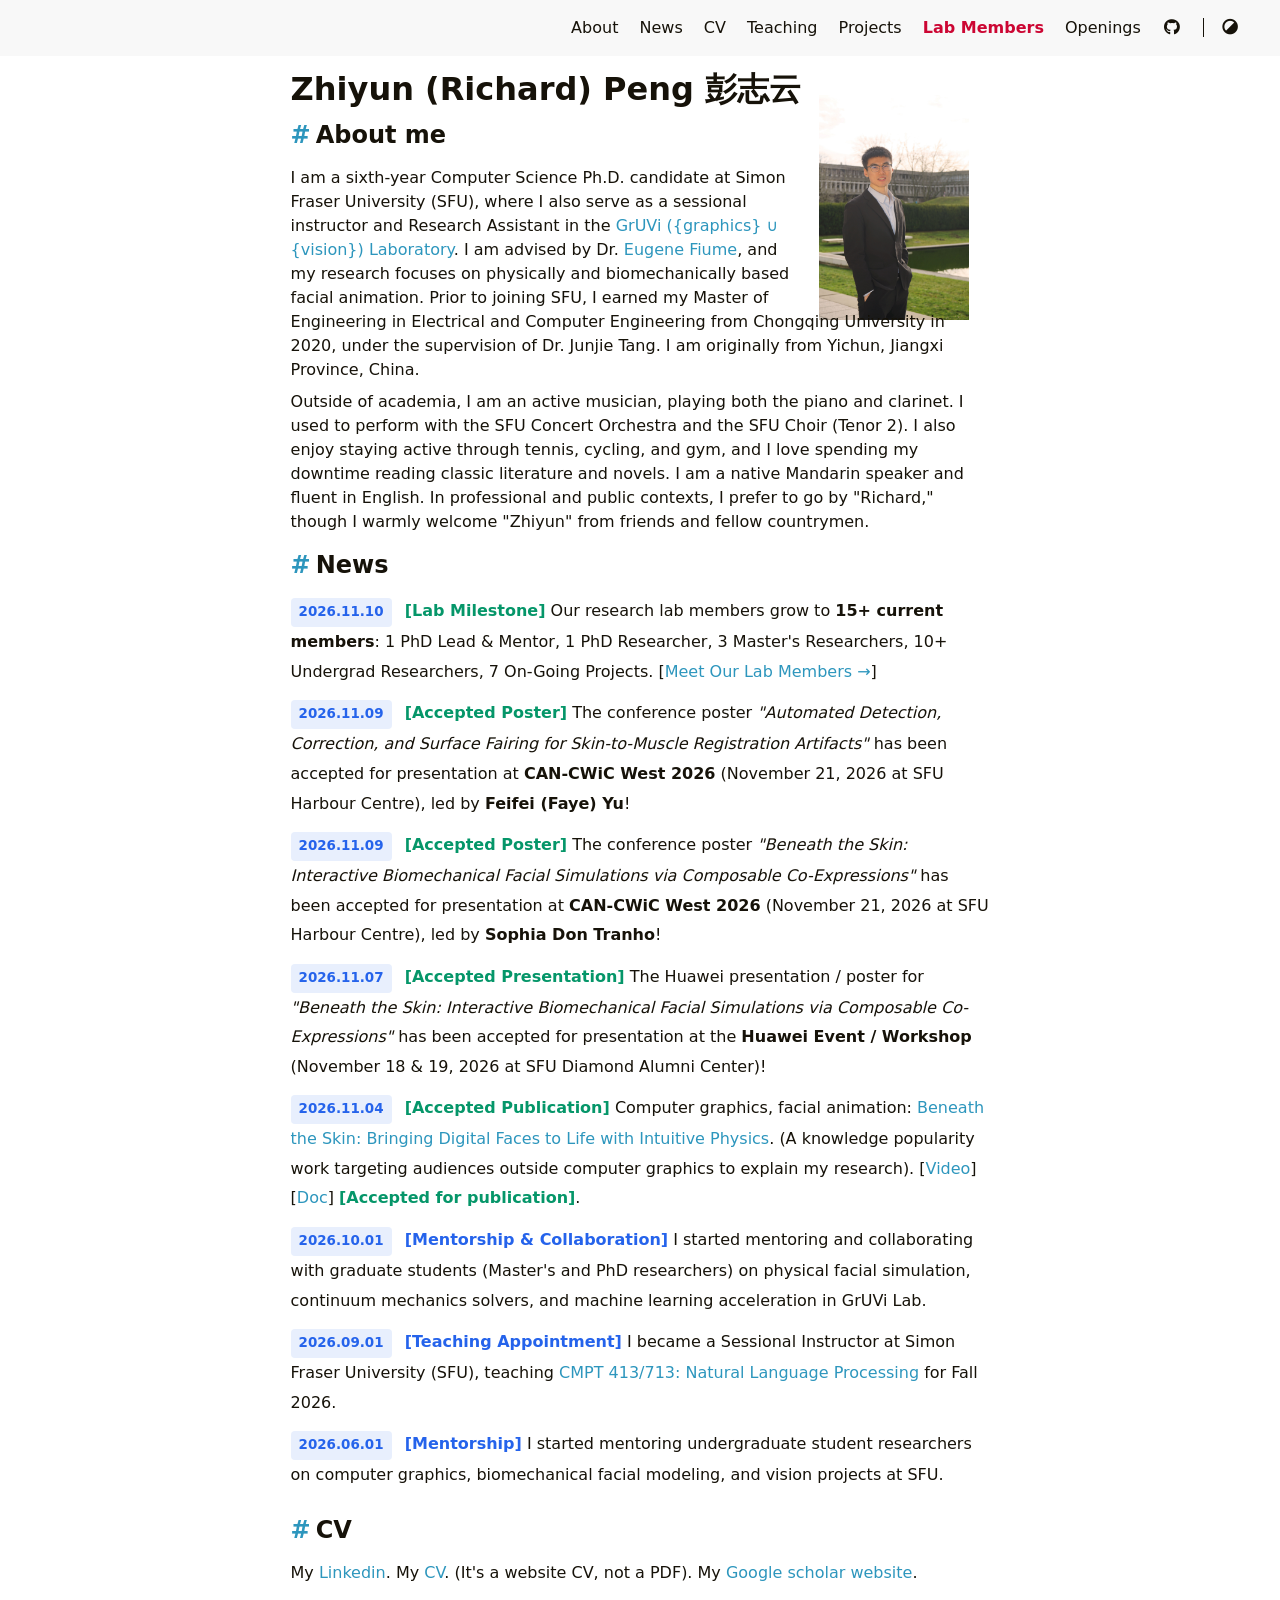
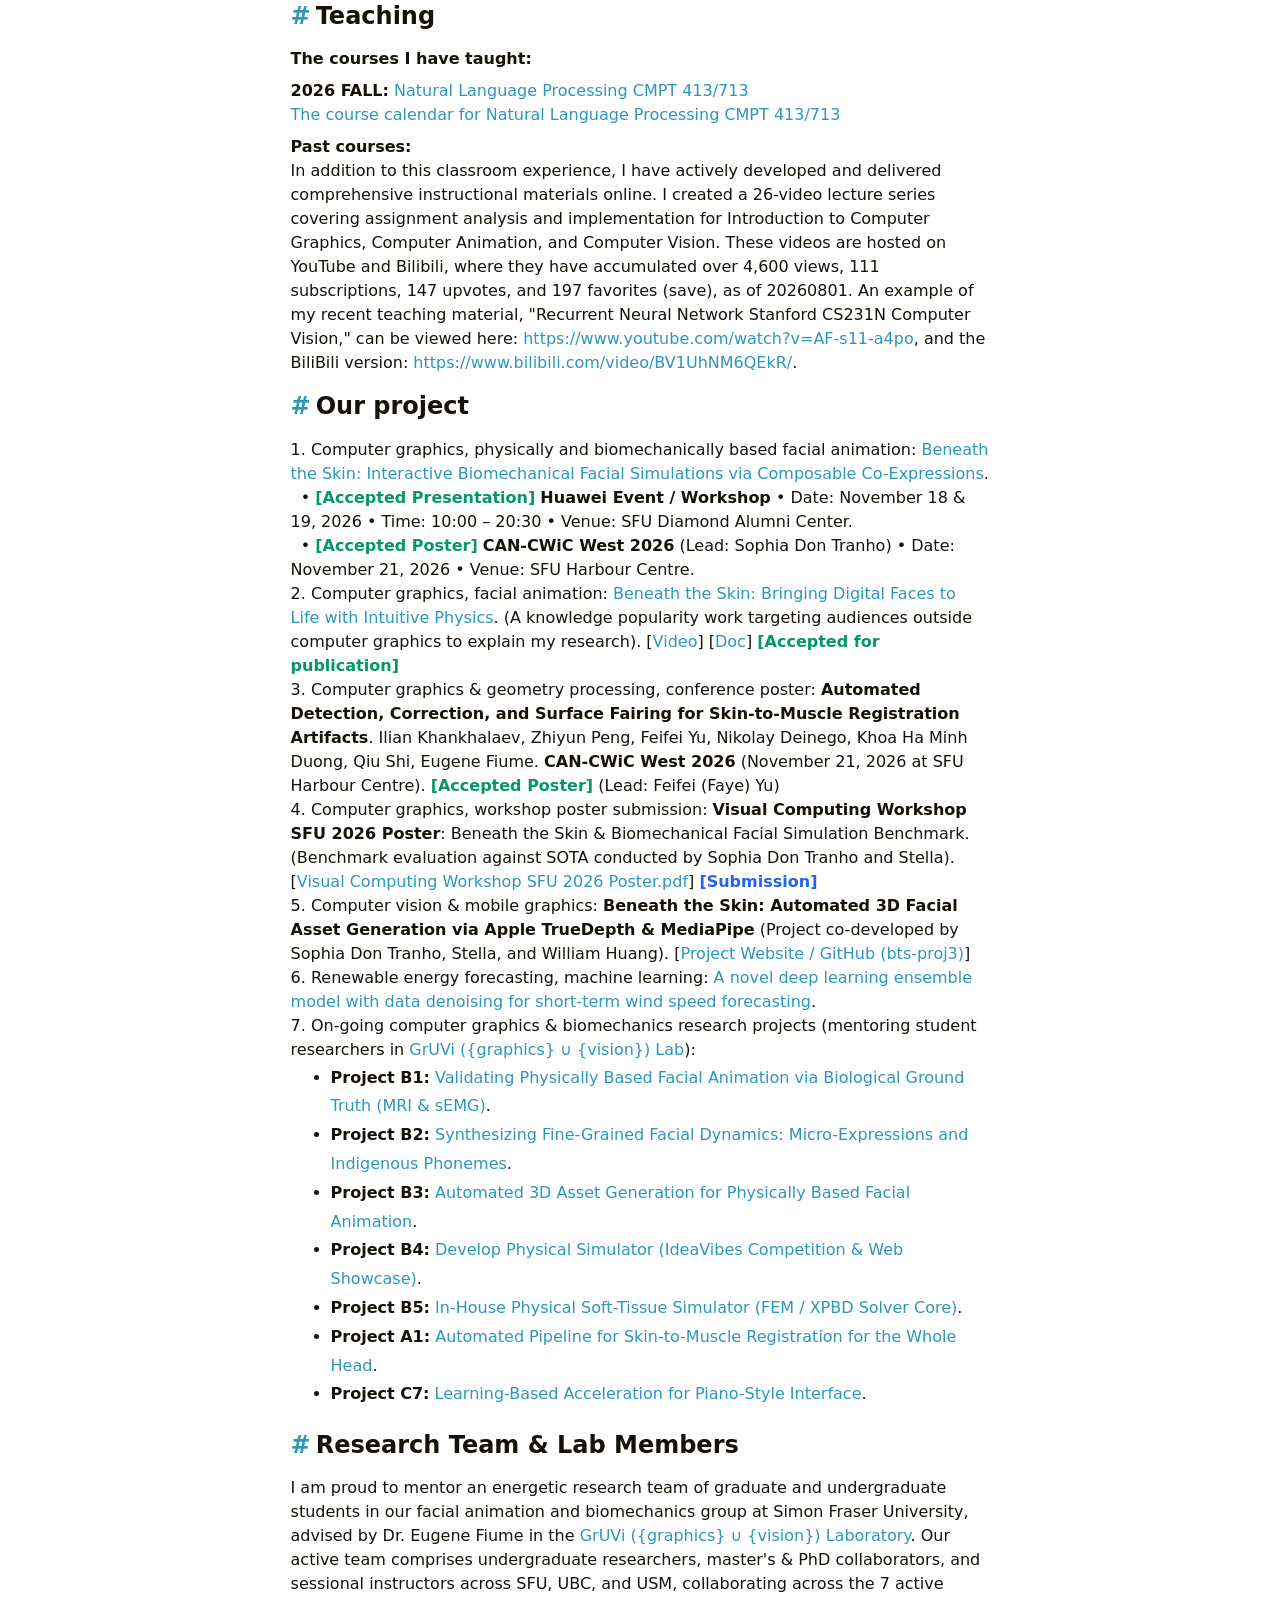
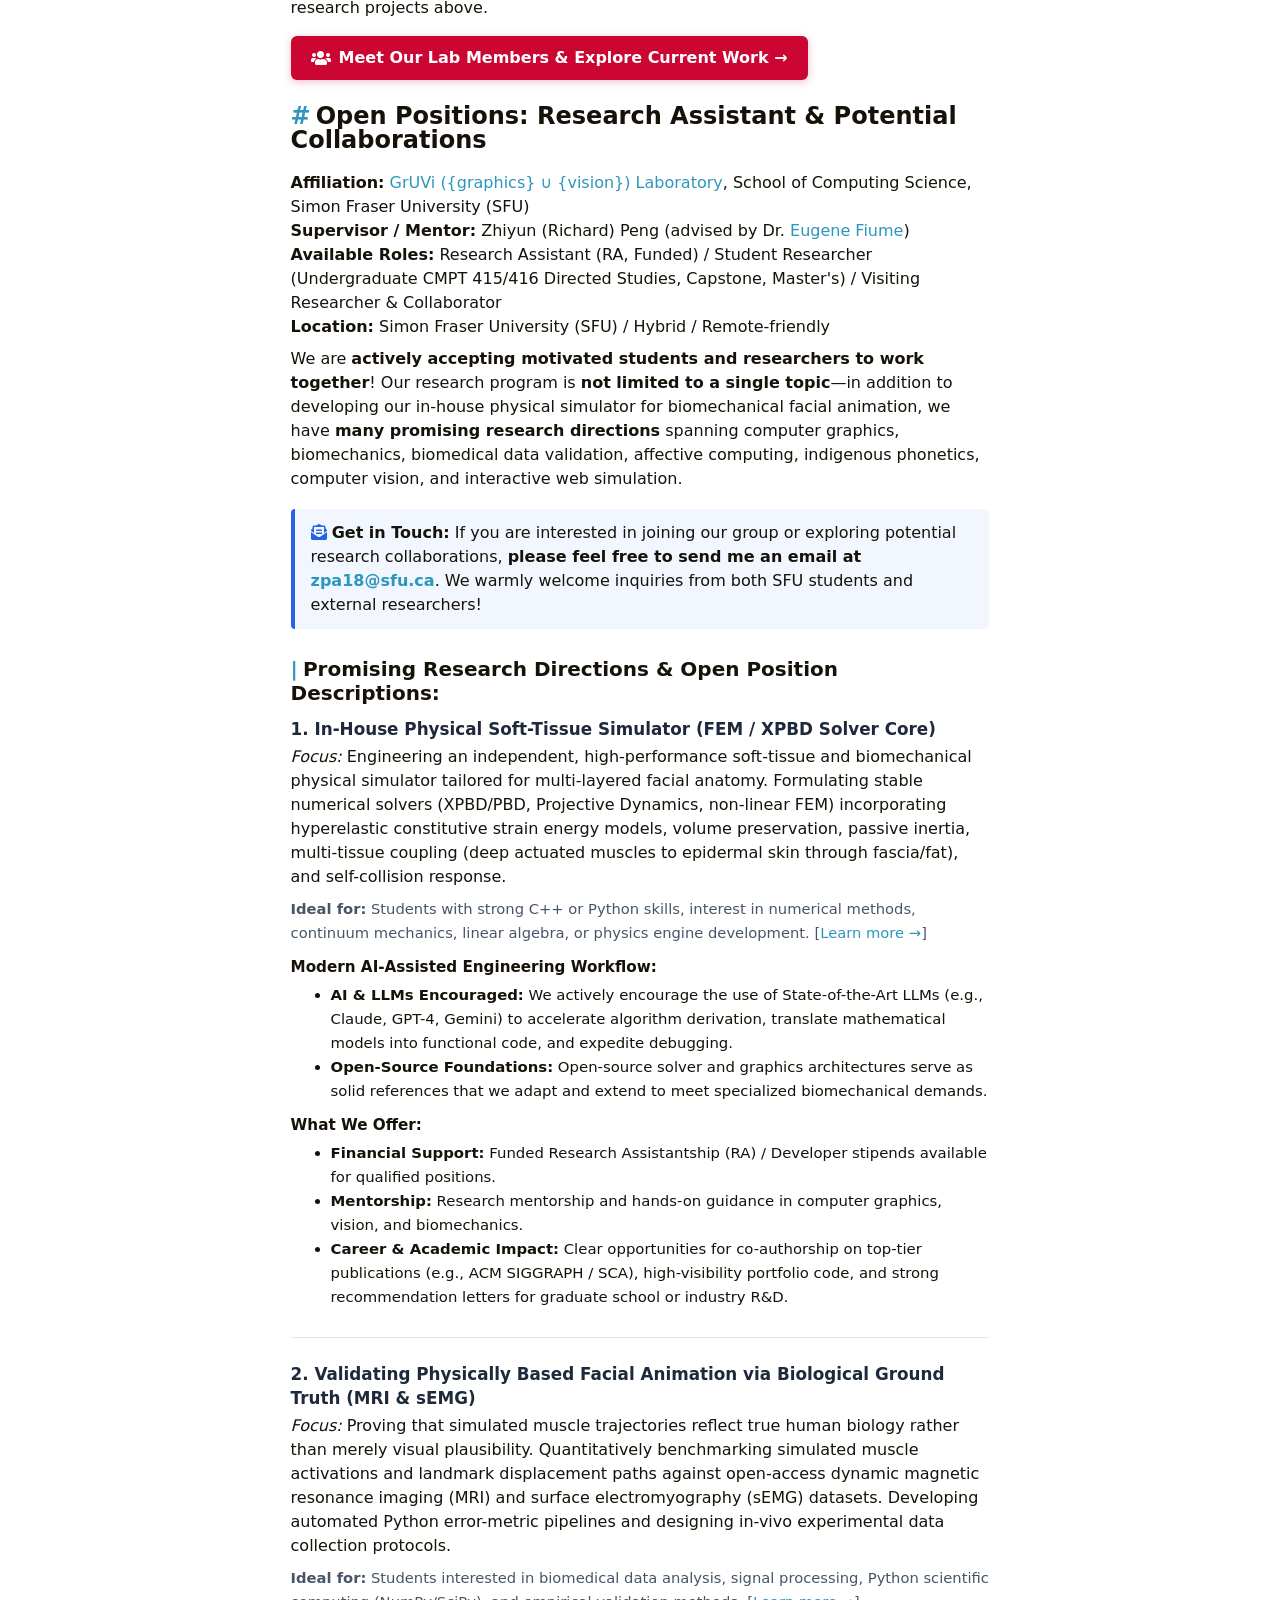
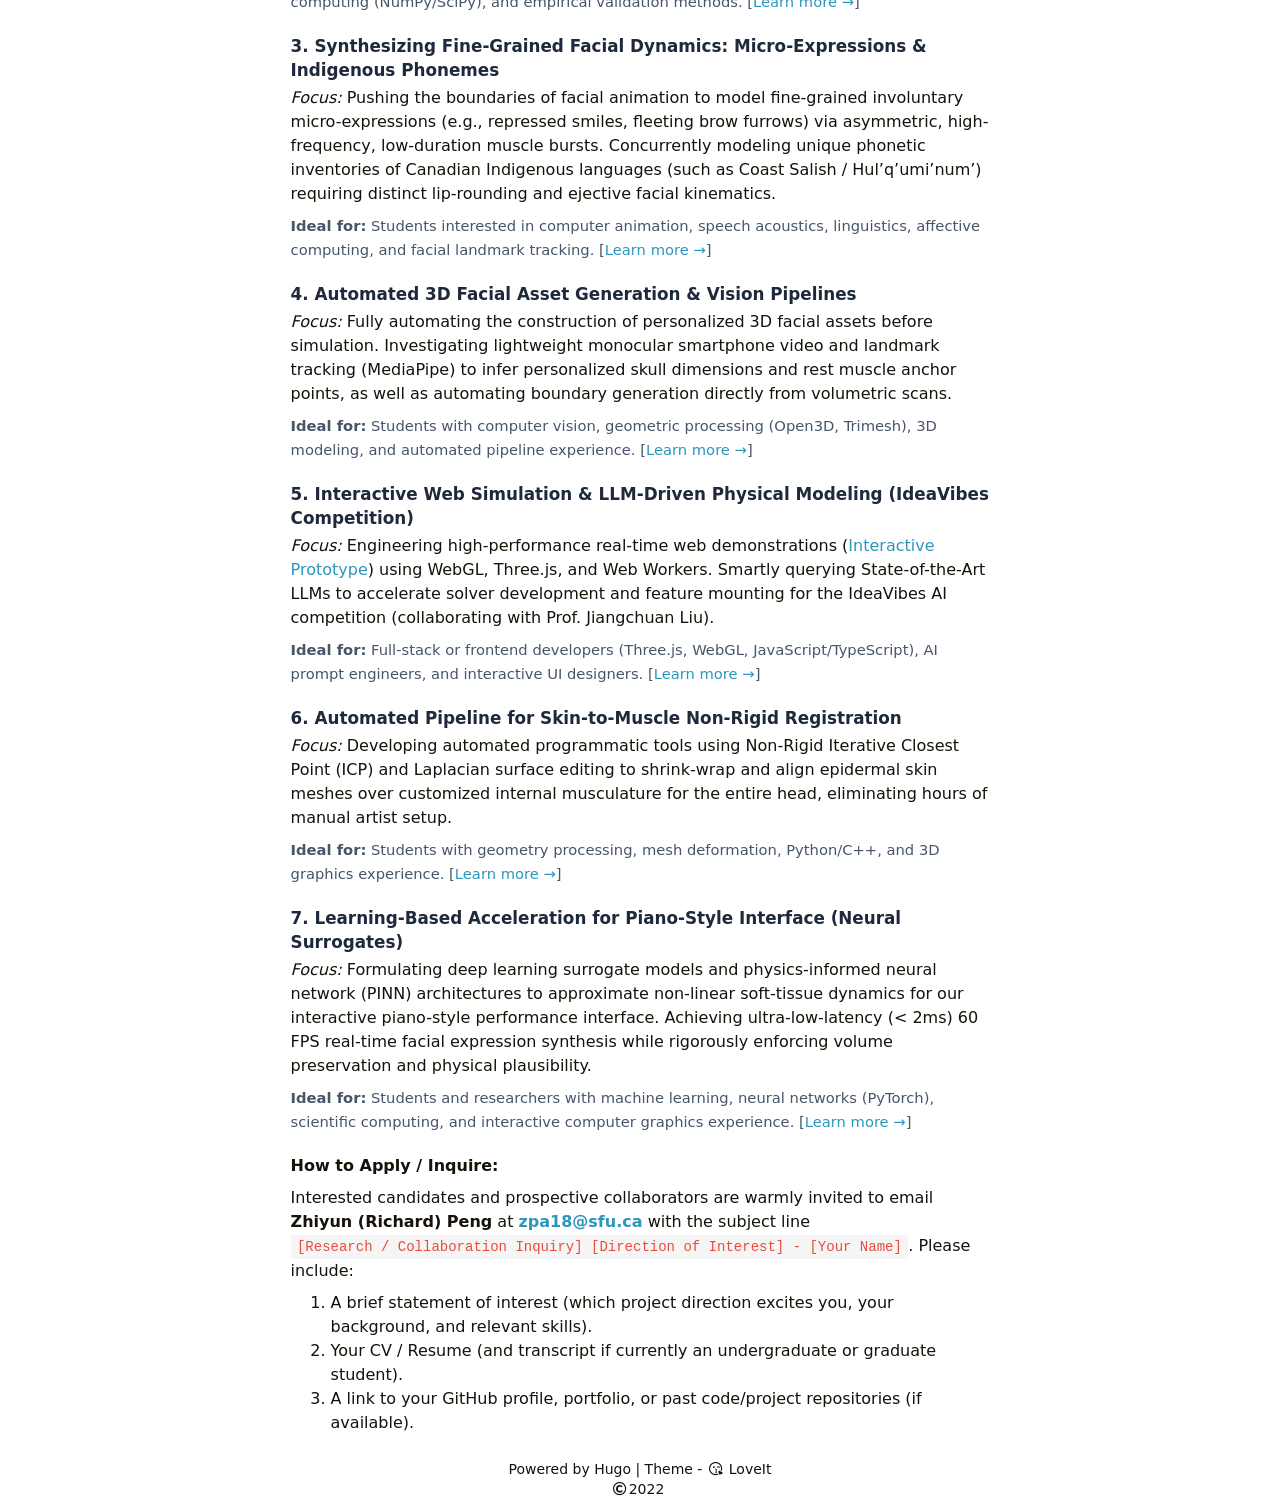
<file: index.html>
<!DOCTYPE html>
<html lang="en">

<head>
    <meta charset="utf-8">
    <meta name="viewport" content="width=device-width, initial-scale=1">
    <meta name="robots" content="noodp" />
    <meta http-equiv="X-UA-Compatible" content="IE=edge, chrome=1">
    <title> - Richard Peng</title>
    <meta name="Description" content="">
    <meta property="og:title" content="" />
    <meta property="og:description" content="Zhiyun (Richard) Peng About me I am a third year Phd student in Simon Fraser University (SFU) in database and data mining laboratory.
CV This is my CV. This is my Google scholar website." />
    <meta property="og:type" content="article" />
    <meta property="og:url" content="https://zhiyunrichardpeng.github.io/" />
    <meta property="article:section" content="" />
    <meta property="article:published_time" content="2022-01-01T21:00:00-08:00" />
    <meta property="article:modified_time" content="2022-01-01T21:00:00-08:00" />

    <meta name="twitter:card" content="summary" />
    <meta name="twitter:title" content="" />
    <meta name="twitter:description" content="Zhiyun (Richard) Peng About me I am a third year Phd student in Simon Fraser University (SFU) in database and data mining laboratory.
CV This is my CV. This is my Google scholar website." />
    <meta name="application-name" content="Richard Peng">
    <meta name="apple-mobile-web-app-title" content="Richard Peng">
    <link rel="shortcut icon" type="image/x-icon" href="/favicon.ico" />
    <link rel="icon" type="image/png" sizes="32x32" href="/favicon-32x32.png">
    <link rel="icon" type="image/png" sizes="16x16" href="/favicon-16x16.png">
    <link rel="apple-touch-icon" sizes="180x180" href="/apple-touch-icon.png">
    <link rel="manifest" href="/site.webmanifest">
    <link rel="canonical" href="https://zhiyunrichardpeng.github.io/" />
    <link rel="stylesheet" href="/lib/normalize/normalize.min.css">
    <link rel="stylesheet" href="/css/style.min.css">
    <link rel="stylesheet" href="/lib/fontawesome-free/all.min.css">
    <link rel="stylesheet" href="/lib/animate/animate.min.css">
    <script type="application/ld+json">
    {
        "@context": "http://schema.org",
        "@type": "BlogPosting",
        "headline": "",
        "inLanguage": "en",
        "mainEntityOfPage": {
            "@type": "WebPage",
            "@id": "https:\/\/zhiyunrichardpeng.github.io\/"
        },"genre": "page","wordcount":  34 ,
        "url": "https:\/\/zhiyunrichardpeng.github.io\/","datePublished": "2022-01-01T21:00:00-08:00","dateModified": "2022-01-01T21:00:00-08:00","publisher": {
            "@type": "Organization",
            "name": "Author"},"author": {
                "@type": "Person",
                "name": "Author"
            },"description": ""
    }
    </script>
</head>

<body header-desktop="" header-mobile="">
    <script
        type="text/javascript">(window.localStorage && localStorage.getItem('theme') ? localStorage.getItem('theme') === 'dark' : ('' === 'auto' ? window.matchMedia('(prefers-color-scheme: dark)').matches : '' === 'dark')) && document.body.setAttribute('theme', 'dark');</script>

    <div id="mask"></div>
    <div class="wrapper">
        <header class="desktop" id="header-desktop">
            <div class="header-wrapper">
                <div class="header-title">
                    <a href="/" title="Richard Peng"></a>
                </div>
                <div class="menu">
                    <div class="menu-inner">
                        <a class="menu-item" href="/#about-me">About</a>
                        <a class="menu-item" href="/#news">News</a>
                        <a class="menu-item" href="/#cv">CV</a>
                        <a class="menu-item" href="/#teaching">Teaching</a>
                        <a class="menu-item" href="/#MyProject">Projects</a>
                        <a class="menu-item" href="./members.html" style="font-weight: 700; color: #cc0633;">Lab Members</a>
                        <a class="menu-item" href="/#openings">Openings</a>
                        <a class="menu-item" href="https://github.com/zhiyunrichardpeng"
                            title="GitHub" rel="noopener noreffer" target="_blank"><i class='fab fa-github fa-fw'></i>
                        </a><span class="menu-item delimiter"></span><a href="javascript:void(0);"
                            class="menu-item theme-switch" title="Switch Theme">
                            <i class="fas fa-adjust fa-fw"></i>
                        </a>
                    </div>
                </div>
            </div>
        </header>
        <header class="mobile" id="header-mobile">
            <div class="header-container">
                <div class="header-wrapper">
                    <div class="header-title">
                        <a href="/" title="Richard Peng">Richard Peng</a>
                    </div>
                    <div class="menu-toggle" id="menu-toggle-mobile">
                        <span></span><span></span><span></span>
                    </div>
                </div>
                <div class="menu" id="menu-mobile">
                    <a class="menu-item" href="/#about-me">About</a>
                    <a class="menu-item" href="/#news">News</a>
                    <a class="menu-item" href="/#cv">CV</a>
                    <a class="menu-item" href="/#teaching">Teaching</a>
                    <a class="menu-item" href="/#MyProject">Projects</a>
                    <a class="menu-item" href="./members.html" style="font-weight: 700; color: #cc0633;">Lab Members</a>
                    <a class="menu-item" href="/#openings">Openings</a>
                    <a class="menu-item" href="https://github.com/zhiyunrichardpeng"
                        title="GitHub" rel="noopener noreffer" target="_blank"><i class='fab fa-github fa-fw'></i> GitHub</a>
                    <a href="javascript:void(0);" class="menu-item theme-switch" title="Switch Theme">
                        <i class="fas fa-adjust fa-fw"></i> Switch Theme
                    </a>
                </div>
            </div>
        </header>
        <div class="search-dropdown desktop">
            <div id="search-dropdown-desktop"></div>
        </div>
        <div class="search-dropdown mobile">
            <div id="search-dropdown-mobile"></div>
        </div>
        <main class="main">
            <div class="container">
                <div class="page single special">
                    <h1 class="single-title animated pulse faster"></h1>
                    <div class="content" id="content">
                        <h1 id="zhiyun-richard-peng">Zhiyun (Richard) Peng 彭志云</h1>
                        <p><img style="float: right;margin:-40px 20px" src="suit_sfu.jpg" width="150" height="250" />
                        </p>
                        <h2 id="about-me">About me</h2>
                        <p>I am a sixth-year Computer Science Ph.D. candidate at Simon Fraser University (SFU), where I
                            also serve as a sessional instructor and Research Assistant in the <a
                                href="https://gruvi.cs.sfu.ca/" target="_blank"
                                rel="noopener noreferrer">GrUVi ({graphics} ∪ {vision}) Laboratory</a>. I am advised by Dr. <a
                                href="https://www.dgp.toronto.edu/~elf/" target="_blank"
                                rel="noopener noreferrer">Eugene Fiume</a>, and my research focuses on physically and
                            biomechanically based facial animation. Prior to joining SFU, I earned my Master of
                            Engineering in Electrical and Computer Engineering from Chongqing University in 2020, under
                            the supervision of Dr. Junjie Tang. I am originally from Yichun, Jiangxi Province, China.
                        </p>

                        <p>Outside of academia, I am an active musician, playing both the piano and clarinet. I used to
                            perform with the SFU Concert Orchestra and the SFU Choir (Tenor 2). I also enjoy staying
                            active through tennis, cycling, and gym, and I love spending my downtime reading classic
                            literature and novels. I am a native Mandarin speaker and fluent in English. In professional
                            and public contexts, I prefer to go by "Richard," though I warmly welcome "Zhiyun" from
                            friends and fellow countrymen.</p>
                        <h2 id="news">News</h2>
                        <ul style="list-style: none; padding-left: 0; line-height: 1.85; margin-bottom: 28px;">
                            <li style="margin-bottom: 12px;">
                                <span style="display: inline-block; background: rgba(37, 99, 235, 0.1); color: #2563eb; font-weight: 700; font-size: 0.84rem; padding: 2px 8px; border-radius: 4px; margin-right: 8px;">2026.11.10</span>
                                <strong style="color: #059669;">[Lab Milestone]</strong> Our research lab members grow to <strong>15+ current members</strong>: 1 PhD Lead &amp; Mentor, 1 PhD Researcher, 3 Master's Researchers, 10+ Undergrad Researchers, 7 On-Going Projects. [<a href="./members.html">Meet Our Lab Members &rarr;</a>]
                            </li>
                            <li style="margin-bottom: 12px;">
                                <span style="display: inline-block; background: rgba(37, 99, 235, 0.1); color: #2563eb; font-weight: 700; font-size: 0.84rem; padding: 2px 8px; border-radius: 4px; margin-right: 8px;">2026.11.09</span>
                                <strong style="color: #059669;">[Accepted Poster]</strong> The conference poster <em>"Automated Detection, Correction, and Surface Fairing for Skin-to-Muscle Registration Artifacts"</em> has been accepted for presentation at <strong>CAN-CWiC West 2026</strong> (November 21, 2026 at SFU Harbour Centre), led by <strong>Feifei (Faye) Yu</strong>!
                            </li>
                            <li style="margin-bottom: 12px;">
                                <span style="display: inline-block; background: rgba(37, 99, 235, 0.1); color: #2563eb; font-weight: 700; font-size: 0.84rem; padding: 2px 8px; border-radius: 4px; margin-right: 8px;">2026.11.09</span>
                                <strong style="color: #059669;">[Accepted Poster]</strong> The conference poster <em>"Beneath the Skin: Interactive Biomechanical Facial Simulations via Composable Co-Expressions"</em> has been accepted for presentation at <strong>CAN-CWiC West 2026</strong> (November 21, 2026 at SFU Harbour Centre), led by <strong>Sophia Don Tranho</strong>!
                            </li>
                            <li style="margin-bottom: 12px;">
                                <span style="display: inline-block; background: rgba(37, 99, 235, 0.1); color: #2563eb; font-weight: 700; font-size: 0.84rem; padding: 2px 8px; border-radius: 4px; margin-right: 8px;">2026.11.07</span>
                                <strong style="color: #059669;">[Accepted Presentation]</strong> The Huawei presentation / poster for <em>"Beneath the Skin: Interactive Biomechanical Facial Simulations via Composable Co-Expressions"</em> has been accepted for presentation at the <strong>Huawei Event / Workshop</strong> (November 18 &amp; 19, 2026 at SFU Diamond Alumni Center)!
                            </li>
                            <li style="margin-bottom: 12px;">
                                <span style="display: inline-block; background: rgba(37, 99, 235, 0.1); color: #2563eb; font-weight: 700; font-size: 0.84rem; padding: 2px 8px; border-radius: 4px; margin-right: 8px;">2026.11.04</span>
                                <strong style="color: #059669;">[Accepted Publication]</strong> Computer graphics, facial animation: <a href="https://zhiyunrichardpeng.github.io/knowledge_popularity.html" target="_blank" rel="noopener noreferrer">Beneath the Skin: Bringing Digital Faces to Life with Intuitive Physics</a>. (A knowledge popularity work targeting audiences outside computer graphics to explain my research). [<a href="https://youtu.be/Cvr_QDPXUIM" target="_blank" rel="noopener noreferrer">Video</a>] [<a href="https://zhiyunrichardpeng.github.io/facial_animation_comsci_submission_V2.docx" target="_blank" rel="noopener noreferrer">Doc</a>] <strong style="color: #059669;">[Accepted for publication]</strong>.
                            </li>
                            <li style="margin-bottom: 12px;">
                                <span style="display: inline-block; background: rgba(37, 99, 235, 0.1); color: #2563eb; font-weight: 700; font-size: 0.84rem; padding: 2px 8px; border-radius: 4px; margin-right: 8px;">2026.10.01</span>
                                <strong style="color: #2563eb;">[Mentorship &amp; Collaboration]</strong> I started mentoring and collaborating with graduate students (Master's and PhD researchers) on physical facial simulation, continuum mechanics solvers, and machine learning acceleration in GrUVi Lab.
                            </li>
                            <li style="margin-bottom: 12px;">
                                <span style="display: inline-block; background: rgba(37, 99, 235, 0.1); color: #2563eb; font-weight: 700; font-size: 0.84rem; padding: 2px 8px; border-radius: 4px; margin-right: 8px;">2026.09.01</span>
                                <strong style="color: #2563eb;">[Teaching Appointment]</strong> I became a Sessional Instructor at Simon Fraser University (SFU), teaching <a href="https://zhiyunrichardpeng.github.io/nlp-class/" target="_blank" rel="noopener noreferrer">CMPT 413/713: Natural Language Processing</a> for Fall 2026.
                            </li>
                            <li style="margin-bottom: 12px;">
                                <span style="display: inline-block; background: rgba(37, 99, 235, 0.1); color: #2563eb; font-weight: 700; font-size: 0.84rem; padding: 2px 8px; border-radius: 4px; margin-right: 8px;">2026.06.01</span>
                                <strong style="color: #2563eb;">[Mentorship]</strong> I started mentoring undergraduate student researchers on computer graphics, biomechanical facial modeling, and vision projects at SFU.
                            </li>
                        </ul>
                        <h2 id="cv">CV</h2>
                        <p>
                            My <a href="https://www.linkedin.com/in/zhiyun-richard-peng-585931150/" target="_blank"
                                rel="noopener noreffer">Linkedin</a>.
                            My <a href="https://www.cnblogs.com/richardzhiyunpeng/p/14857389.html" target="_blank"
                                rel="noopener noreffer">CV</a>. (It's a website CV, not a PDF).
                            My <a href="https://scholar.google.com/citations?user=iv7O2RAAAAAJ&amp;hl=en&amp;oi=ao"
                                target="_blank" rel="noopener noreffer">Google scholar website</a>.
                        </p>
                        <h2 id="teaching">Teaching</h2>
                        <p><strong>The courses I have taught:</strong></p>
                        <p>
                            <strong>2026 FALL:</strong> <a href="https://zhiyunrichardpeng.github.io/nlp-class/"
                                target="_blank" rel="noopener noreffer">Natural Language Processing CMPT 413/713</a><br>
                            <a href="https://www.sfu.ca/students/calendar/2026/fall/courses/cmpt/713.html"
                                target="_blank" rel="noopener noreffer">The course calendar for Natural Language
                                Processing CMPT 413/713</a>
                        </p>
                        <p>
                            <strong>Past courses:</strong><br>
                            In addition to this classroom experience, I have actively developed and delivered
                            comprehensive instructional materials online. I created a 26-video lecture series covering
                            assignment analysis and implementation for Introduction to Computer Graphics, Computer
                            Animation, and Computer Vision. These videos are hosted on YouTube and Bilibili, where they
                            have accumulated over 4,600 views, 111 subscriptions, 147 upvotes, and 197 favorites (save),
                            as of 20260801. An example of my recent teaching material, "Recurrent Neural Network
                            Stanford CS231N Computer Vision," can be viewed here: <a
                                href="https://www.youtube.com/watch?v=AF-s11-a4po" target="_blank"
                                rel="noopener noreffer">https://www.youtube.com/watch?v=AF-s11-a4po</a>, and the
                            BiliBili version: <a
                                href="https://www.bilibili.com/video/BV1UhNM6QEkR/?share_source=copy_web&vd_source=39c2358e02cfa701d96001a1424acee2"
                                target="_blank"
                                rel="noopener noreffer">https://www.bilibili.com/video/BV1UhNM6QEkR/</a>.
                        </p>
                        <h2 id="MyProject">Our project</h2>
                        <p>
                            1. Computer graphics, physically and biomechanically based facial animation: <a
                                href="./page2.html" target="_blank" rel="noopener noreffer">Beneath the Skin:
                                Interactive Biomechanical Facial Simulations via Composable Co-Expressions</a>.<br>
                            &nbsp;&nbsp;&bull; <strong style="color: #059669;">[Accepted Presentation]</strong> <strong>Huawei Event / Workshop</strong> &bull; Date: November 18 &amp; 19, 2026 &bull; Time: 10:00 – 20:30 &bull; Venue: SFU Diamond Alumni Center.<br>
                            &nbsp;&nbsp;&bull; <strong style="color: #059669;">[Accepted Poster]</strong> <strong>CAN-CWiC West 2026</strong> (Lead: Sophia Don Tranho) &bull; Date: November 21, 2026 &bull; Venue: SFU Harbour Centre.<br>
                            2. Computer graphics, facial animation: <a href="./knowledge_popularity.html"
                                target="_blank" rel="noopener noreffer">Beneath the Skin: Bringing Digital Faces to Life
                                with Intuitive Physics</a>. (A knowledge popularity work targeting audiences outside
                            computer graphics to explain my research). [<a href="https://youtu.be/Cvr_QDPXUIM"
                                target="_blank" rel="noopener noreffer">Video</a>] [<a
                                href="./facial_animation_comsci_submission_V2.docx" target="_blank"
                                rel="noopener noreffer">Doc</a>] <strong style="color: #059669;">[Accepted for publication]</strong><br>
                            3. Computer graphics &amp; geometry processing, conference poster: <strong>Automated Detection, Correction, and Surface Fairing for Skin-to-Muscle Registration Artifacts</strong>. Ilian Khankhalaev, Zhiyun Peng, Feifei Yu, Nikolay Deinego, Khoa Ha Minh Duong, Qiu Shi, Eugene Fiume. <strong>CAN-CWiC West 2026</strong> (November 21, 2026 at SFU Harbour Centre). <strong style="color: #059669;">[Accepted Poster]</strong> (Lead: Feifei (Faye) Yu)<br>
                            4. Computer graphics, workshop poster submission: <strong>Visual Computing Workshop SFU 2026 Poster</strong>: Beneath the Skin &amp; Biomechanical Facial Simulation Benchmark. (Benchmark evaluation against SOTA conducted by Sophia Don Tranho and Stella). [<a href="https://1sfu-my.sharepoint.com/:b:/g/personal/zpa18_sfu_ca/IQASlPJdiqyHT4dtOQQQzsauAZsnmEjPELseinZHVhX-moA?e=u5BZ2V" target="_blank" rel="noopener noreferrer">Visual Computing Workshop SFU 2026 Poster.pdf</a>] <strong style="color: #2563eb;">[Submission]</strong><br>
                            5. Computer vision &amp; mobile graphics: <strong>Beneath the Skin: Automated 3D Facial Asset Generation via Apple TrueDepth &amp; MediaPipe</strong> (Project co-developed by Sophia Don Tranho, Stella, and William Huang). [<a href="https://github.com/sophiadt/bts-proj3" target="_blank" rel="noopener noreferrer">Project Website / GitHub (bts-proj3)</a>]<br>
                            6. Renewable energy forecasting, machine learning: <a
                                href="https://www.sciencedirect.com/science/article/abs/pii/S0196890420300601"
                                target="_blank" rel="noopener noreffer">A novel deep learning ensemble model with data
                                denoising for short-term wind speed forecasting</a>.<br>
                            7. On-going computer graphics &amp; biomechanics research projects (mentoring student researchers in <a href="https://gruvi.cs.sfu.ca/" target="_blank" rel="noopener noreferrer">GrUVi ({graphics} ∪ {vision}) Lab</a>):
                        </p>
                        <ul style="margin-top: -6px; margin-bottom: 24px; line-height: 1.8;">
                            <li><strong>Project B1:</strong> <a href="./members.html#card-proj-b1">Validating Physically Based Facial Animation via Biological Ground Truth (MRI &amp; sEMG)</a>.</li>
                            <li><strong>Project B2:</strong> <a href="./members.html#card-proj-b2">Synthesizing Fine-Grained Facial Dynamics: Micro-Expressions and Indigenous Phonemes</a>.</li>
                            <li><strong>Project B3:</strong> <a href="./members.html#card-proj-b3">Automated 3D Asset Generation for Physically Based Facial Animation</a>.</li>
                            <li><strong>Project B4:</strong> <a href="./members.html#card-proj-b4">Develop Physical Simulator (IdeaVibes Competition &amp; Web Showcase)</a>.</li>
                            <li><strong>Project B5:</strong> <a href="./members.html#card-proj-b5">In-House Physical Soft-Tissue Simulator (FEM / XPBD Solver Core)</a>.</li>
                            <li><strong>Project A1:</strong> <a href="./members.html#card-proj-a1">Automated Pipeline for Skin-to-Muscle Registration for the Whole Head</a>.</li>
                            <li><strong>Project C7:</strong> <a href="./members.html#card-proj-c7">Learning-Based Acceleration for Piano-Style Interface</a>.</li>
                        </ul>
                        <h2 id="members">Research Team &amp; Lab Members</h2>
                        <p>
                            I am proud to mentor an energetic research team of graduate and undergraduate students in our facial animation and biomechanics group at Simon Fraser University, advised by Dr. Eugene Fiume in the <a href="https://gruvi.cs.sfu.ca/" target="_blank" rel="noopener noreferrer">GrUVi ({graphics} ∪ {vision}) Laboratory</a>. Our active team comprises undergraduate researchers, master's &amp; PhD collaborators, and sessional instructors across SFU, UBC, and USM, collaborating across the 7 active research projects above.
                        </p>
                        <p style="margin: 16px 0 24px;">
                            <a href="./members.html" style="display: inline-flex; align-items: center; gap: 8px; padding: 10px 20px; background: #cc0633; color: #ffffff; border-radius: 6px; font-weight: bold; text-decoration: none; box-shadow: 0 2px 8px rgba(204, 6, 51, 0.25);">
                                <i class="fas fa-users"></i> Meet Our Lab Members &amp; Explore Current Work &rarr;
                            </a>
                        </p>
                        <h2 id="openings">Open Positions: Research Assistant &amp; Potential Collaborations</h2>
                        <p>
                            <strong>Affiliation:</strong> <a href="https://gruvi.cs.sfu.ca/" target="_blank" rel="noopener noreferrer">GrUVi ({graphics} ∪ {vision}) Laboratory</a>, School of Computing Science, Simon Fraser University (SFU)<br>
                            <strong>Supervisor / Mentor:</strong> Zhiyun (Richard) Peng (advised by Dr. <a href="https://www.dgp.toronto.edu/~elf/" target="_blank" rel="noopener noreferrer">Eugene Fiume</a>)<br>
                            <strong>Available Roles:</strong> Research Assistant (RA, Funded) / Student Researcher (Undergraduate CMPT 415/416 Directed Studies, Capstone, Master's) / Visiting Researcher &amp; Collaborator<br>
                            <strong>Location:</strong> Simon Fraser University (SFU) / Hybrid / Remote-friendly
                        </p>
                        <p>
                            We are <strong>actively accepting motivated students and researchers to work together</strong>! Our research program is <strong>not limited to a single topic</strong>—in addition to developing our in-house physical simulator for biomechanical facial animation, we have <strong>many promising research directions</strong> spanning computer graphics, biomechanics, biomedical data validation, affective computing, indigenous phonetics, computer vision, and interactive web simulation.
                        </p>
                        <p style="background: rgba(37, 99, 235, 0.06); border-left: 4px solid #2563eb; padding: 12px 16px; border-radius: 4px; margin: 18px 0;">
                            <i class="fas fa-envelope-open-text" style="color: #2563eb;"></i> <strong>Get in Touch:</strong> If you are interested in joining our group or exploring potential research collaborations, <strong>please feel free to send me an email at <a href="mailto:zpa18@sfu.ca">zpa18@sfu.ca</a></strong>. We warmly welcome inquiries from both SFU students and external researchers!
                        </p>

                        <h3 style="margin-top: 28px; margin-bottom: 12px; font-size: 1.25rem;">Promising Research Directions &amp; Open Position Descriptions:</h3>

                        <div style="margin-bottom: 24px; padding-bottom: 16px; border-bottom: 1px solid #e2e8f0;">
                            <h4 style="margin: 8px 0 4px; font-size: 1.05rem; color: #1e293b;">1. In-House Physical Soft-Tissue Simulator (FEM / XPBD Solver Core)</h4>
                            <p style="margin: 0 0 8px;">
                                <em>Focus:</em> Engineering an independent, high-performance soft-tissue and biomechanical physical simulator tailored for multi-layered facial anatomy. Formulating stable numerical solvers (XPBD/PBD, Projective Dynamics, non-linear FEM) incorporating hyperelastic constitutive strain energy models, volume preservation, passive inertia, multi-tissue coupling (deep actuated muscles to epidermal skin through fascia/fat), and self-collision response.
                            </p>
                            <p style="margin: 0 0 10px; font-size: 0.92rem; color: #475569;">
                                <strong>Ideal for:</strong> Students with strong C++ or Python skills, interest in numerical methods, continuum mechanics, linear algebra, or physics engine development. [<a href="./members.html#card-proj-b5">Learn more &rarr;</a>]
                            </p>

                            <p style="margin: 10px 0 4px; font-weight: 600; font-size: 0.95rem;">Modern AI-Assisted Engineering Workflow:</p>
                            <ul style="margin: 4px 0 10px; font-size: 0.93rem;">
                                <li><strong>AI &amp; LLMs Encouraged:</strong> We actively encourage the use of State-of-the-Art LLMs (e.g., Claude, GPT-4, Gemini) to accelerate algorithm derivation, translate mathematical models into functional code, and expedite debugging.</li>
                                <li><strong>Open-Source Foundations:</strong> Open-source solver and graphics architectures serve as solid references that we adapt and extend to meet specialized biomechanical demands.</li>
                            </ul>

                            <p style="margin: 10px 0 4px; font-weight: 600; font-size: 0.95rem;">What We Offer:</p>
                            <ul style="margin: 4px 0 12px; font-size: 0.93rem;">
                                <li><strong>Financial Support:</strong> Funded Research Assistantship (RA) / Developer stipends available for qualified positions.</li>
                                <li><strong>Mentorship:</strong> Research mentorship and hands-on guidance in computer graphics, vision, and biomechanics.</li>
                                <li><strong>Career &amp; Academic Impact:</strong> Clear opportunities for co-authorship on top-tier publications (e.g., ACM SIGGRAPH / SCA), high-visibility portfolio code, and strong recommendation letters for graduate school or industry R&amp;D.</li>
                            </ul>
                        </div>

                        <div style="margin-bottom: 20px;">
                            <h4 style="margin: 8px 0 4px; font-size: 1.05rem; color: #1e293b;">2. Validating Physically Based Facial Animation via Biological Ground Truth (MRI &amp; sEMG)</h4>
                            <p style="margin: 0 0 8px;">
                                <em>Focus:</em> Proving that simulated muscle trajectories reflect true human biology rather than merely visual plausibility. Quantitatively benchmarking simulated muscle activations and landmark displacement paths against open-access dynamic magnetic resonance imaging (MRI) and surface electromyography (sEMG) datasets. Developing automated Python error-metric pipelines and designing in-vivo experimental data collection protocols.
                            </p>
                            <p style="margin: 0 0 12px; font-size: 0.92rem; color: #475569;">
                                <strong>Ideal for:</strong> Students interested in biomedical data analysis, signal processing, Python scientific computing (NumPy/SciPy), and empirical validation methods. [<a href="./members.html#card-proj-b1">Learn more &rarr;</a>]
                            </p>
                        </div>

                        <div style="margin-bottom: 20px;">
                            <h4 style="margin: 8px 0 4px; font-size: 1.05rem; color: #1e293b;">3. Synthesizing Fine-Grained Facial Dynamics: Micro-Expressions &amp; Indigenous Phonemes</h4>
                            <p style="margin: 0 0 8px;">
                                <em>Focus:</em> Pushing the boundaries of facial animation to model fine-grained involuntary micro-expressions (e.g., repressed smiles, fleeting brow furrows) via asymmetric, high-frequency, low-duration muscle bursts. Concurrently modeling unique phonetic inventories of Canadian Indigenous languages (such as Coast Salish / Hul’q’umi’num’) requiring distinct lip-rounding and ejective facial kinematics.
                            </p>
                            <p style="margin: 0 0 12px; font-size: 0.92rem; color: #475569;">
                                <strong>Ideal for:</strong> Students interested in computer animation, speech acoustics, linguistics, affective computing, and facial landmark tracking. [<a href="./members.html#card-proj-b2">Learn more &rarr;</a>]
                            </p>
                        </div>

                        <div style="margin-bottom: 20px;">
                            <h4 style="margin: 8px 0 4px; font-size: 1.05rem; color: #1e293b;">4. Automated 3D Facial Asset Generation &amp; Vision Pipelines</h4>
                            <p style="margin: 0 0 8px;">
                                <em>Focus:</em> Fully automating the construction of personalized 3D facial assets before simulation. Investigating lightweight monocular smartphone video and landmark tracking (MediaPipe) to infer personalized skull dimensions and rest muscle anchor points, as well as automating boundary generation directly from volumetric scans.
                            </p>
                            <p style="margin: 0 0 12px; font-size: 0.92rem; color: #475569;">
                                <strong>Ideal for:</strong> Students with computer vision, geometric processing (Open3D, Trimesh), 3D modeling, and automated pipeline experience. [<a href="./members.html#card-proj-b3">Learn more &rarr;</a>]
                            </p>
                        </div>

                        <div style="margin-bottom: 20px;">
                            <h4 style="margin: 8px 0 4px; font-size: 1.05rem; color: #1e293b;">5. Interactive Web Simulation &amp; LLM-Driven Physical Modeling (IdeaVibes Competition)</h4>
                            <p style="margin: 0 0 8px;">
                                <em>Focus:</em> Engineering high-performance real-time web demonstrations (<a href="https://zhiyun-ric-e2d4-beneath-the-sk-c88475-bp4af.ideavibes.app/" target="_blank" rel="noopener noreferrer">Interactive Prototype</a>) using WebGL, Three.js, and Web Workers. Smartly querying State-of-the-Art LLMs to accelerate solver development and feature mounting for the IdeaVibes AI competition (collaborating with Prof. Jiangchuan Liu).
                            </p>
                            <p style="margin: 0 0 12px; font-size: 0.92rem; color: #475569;">
                                <strong>Ideal for:</strong> Full-stack or frontend developers (Three.js, WebGL, JavaScript/TypeScript), AI prompt engineers, and interactive UI designers. [<a href="./members.html#card-proj-b4">Learn more &rarr;</a>]
                            </p>
                        </div>

                        <div style="margin-bottom: 20px;">
                            <h4 style="margin: 8px 0 4px; font-size: 1.05rem; color: #1e293b;">6. Automated Pipeline for Skin-to-Muscle Non-Rigid Registration</h4>
                            <p style="margin: 0 0 8px;">
                                <em>Focus:</em> Developing automated programmatic tools using Non-Rigid Iterative Closest Point (ICP) and Laplacian surface editing to shrink-wrap and align epidermal skin meshes over customized internal musculature for the entire head, eliminating hours of manual artist setup.
                            </p>
                            <p style="margin: 0 0 12px; font-size: 0.92rem; color: #475569;">
                                <strong>Ideal for:</strong> Students with geometry processing, mesh deformation, Python/C++, and 3D graphics experience. [<a href="./members.html#card-proj-a1">Learn more &rarr;</a>]
                            </p>
                        </div>

                        <div style="margin-bottom: 20px;">
                            <h4 style="margin: 8px 0 4px; font-size: 1.05rem; color: #1e293b;">7. Learning-Based Acceleration for Piano-Style Interface (Neural Surrogates)</h4>
                            <p style="margin: 0 0 8px;">
                                <em>Focus:</em> Formulating deep learning surrogate models and physics-informed neural network (PINN) architectures to approximate non-linear soft-tissue dynamics for our interactive piano-style performance interface. Achieving ultra-low-latency (&lt; 2ms) 60 FPS real-time facial expression synthesis while rigorously enforcing volume preservation and physical plausibility.
                            </p>
                            <p style="margin: 0 0 12px; font-size: 0.92rem; color: #475569;">
                                <strong>Ideal for:</strong> Students and researchers with machine learning, neural networks (PyTorch), scientific computing, and interactive computer graphics experience. [<a href="./members.html#card-proj-c7">Learn more &rarr;</a>]
                            </p>
                        </div>

                        <p><strong>How to Apply / Inquire:</strong></p>
                        <p>
                            Interested candidates and prospective collaborators are warmly invited to email <strong>Zhiyun (Richard) Peng</strong> at
                            <a href="mailto:zpa18@sfu.ca"><strong>zpa18@sfu.ca</strong></a> with the subject line
                            <code>[Research / Collaboration Inquiry] [Direction of Interest] - [Your Name]</code>. Please include:
                        </p>
                        <ol>
                            <li>A brief statement of interest (which project direction excites you, your background, and relevant skills).</li>
                            <li>Your CV / Resume (and transcript if currently an undergraduate or graduate student).</li>
                            <li>A link to your GitHub profile, portfolio, or past code/project repositories (if available).</li>
                        </ol>


                    </div>
                </div>
            </div>
        </main>
        <footer class="footer">
            <div class="footer-container">
                <div class="footer-line">Powered by <a href="https://gohugo.io/" target="_blank" rel="noopener noreffer"
                        title="Hugo 0.88.1">Hugo</a> | Theme - <a href="https://github.com/dillonzq/LoveIt"
                        target="_blank" rel="noopener noreffer" title="LoveIt 0.2.10"><i
                            class="far fa-kiss-wink-heart fa-fw"></i> LoveIt</a>
                </div>
                <div class="footer-line"><i class="far fa-copyright fa-fw"></i><span
                        itemprop="copyrightYear">2022</span><span class="author" itemprop="copyrightHolder">&nbsp;<a
                            href="/" target="_blank"></a></span></div>
            </div>
        </footer>
    </div>

    <div id="fixed-buttons"><a href="#" id="back-to-top" class="fixed-button" title="Back to Top">
            <i class="fas fa-arrow-up fa-fw"></i>
        </a><a href="#" id="view-comments" class="fixed-button" title="View Comments">
            <i class="fas fa-comment fa-fw"></i>
        </a>
    </div>
    <link rel="stylesheet" href="/lib/lightgallery/lightgallery.min.css">
    <link rel="stylesheet" href="/lib/katex/katex.min.css">
    <script type="text/javascript" src="/lib/smooth-scroll/smooth-scroll.min.js"></script>
    <script type="text/javascript" src="/lib/lazysizes/lazysizes.min.js"></script>
    <script type="text/javascript" src="/lib/lightgallery/lightgallery.min.js"></script>
    <script type="text/javascript" src="/lib/lightgallery/lg-thumbnail.min.js"></script>
    <script type="text/javascript" src="/lib/lightgallery/lg-zoom.min.js"></script>
    <script type="text/javascript" src="/lib/clipboard/clipboard.min.js"></script>
    <script type="text/javascript" src="/lib/katex/katex.min.js"></script>
    <script type="text/javascript" src="/lib/katex/auto-render.min.js"></script>
    <script
        type="text/javascript">window.config = { "code": { "copyTitle": "Copy to clipboard", "maxShownLines": 10 }, "comment": {}, "lightGallery": { "actualSize": false, "exThumbImage": "data-thumbnail", "hideBarsDelay": 2000, "selector": ".lightgallery", "speed": 400, "thumbContHeight": 80, "thumbWidth": 80, "thumbnail": true }, "math": { "delimiters": [{ "display": true, "left": "$$", "right": "$$" }, { "display": true, "left": "\\[", "right": "\\]" }, { "display": false, "left": "$", "right": "$" }, { "display": false, "left": "\\(", "right": "\\)" }], "strict": false } };</script>
    <script type="text/javascript" src="/js/theme.min.js"></script>
</body>

</html>
</file>
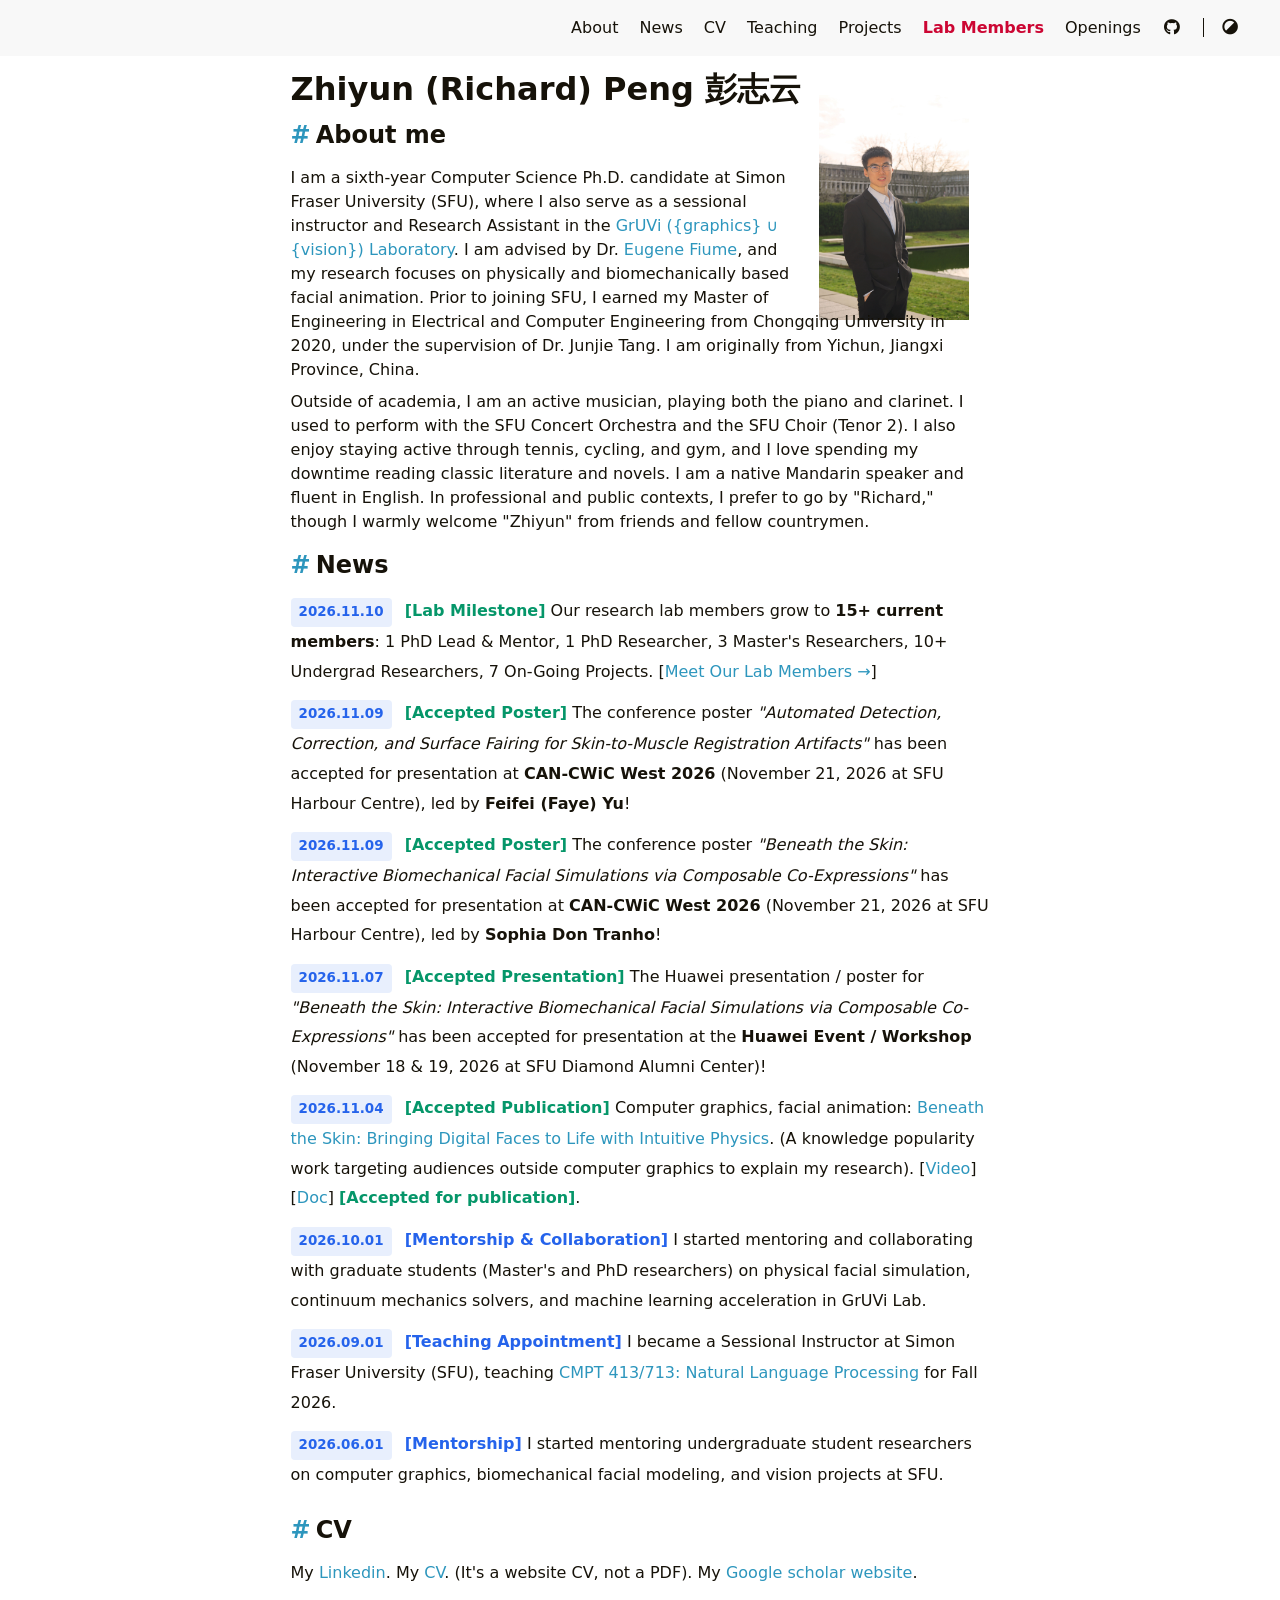
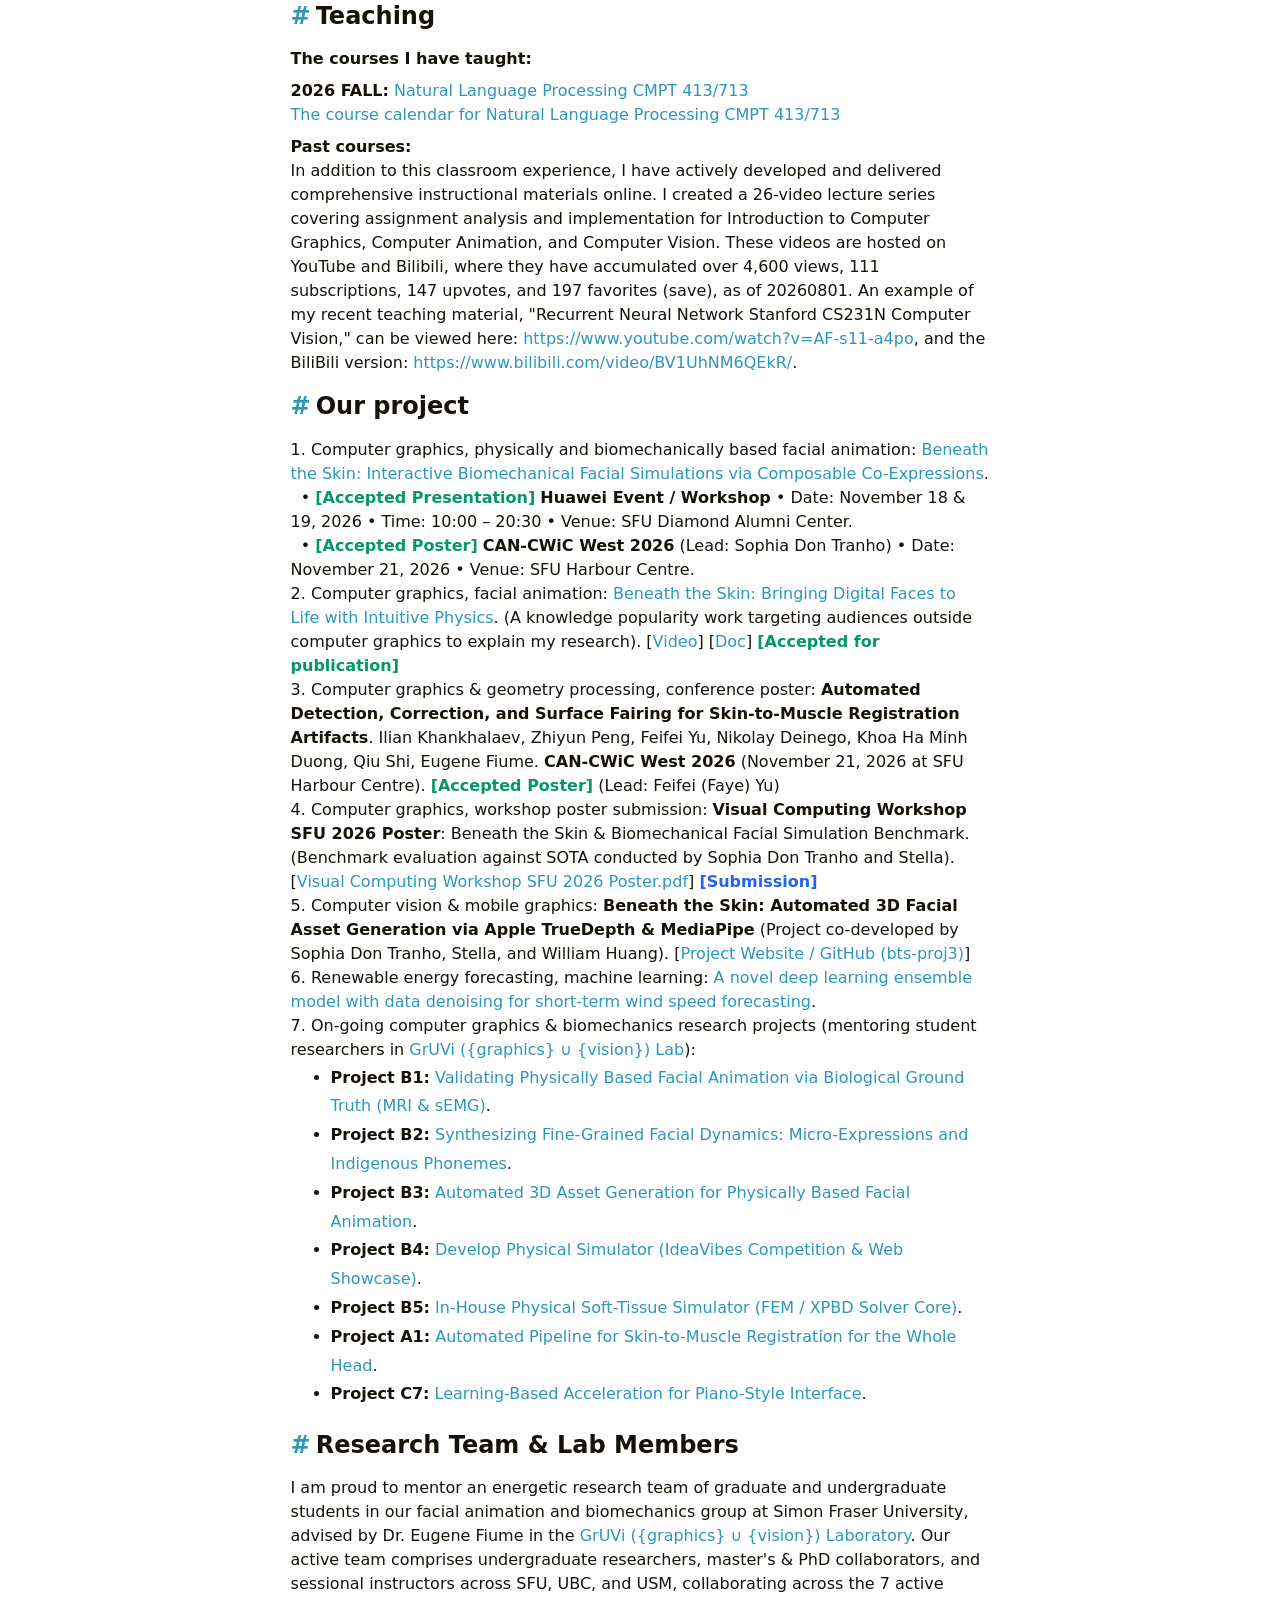
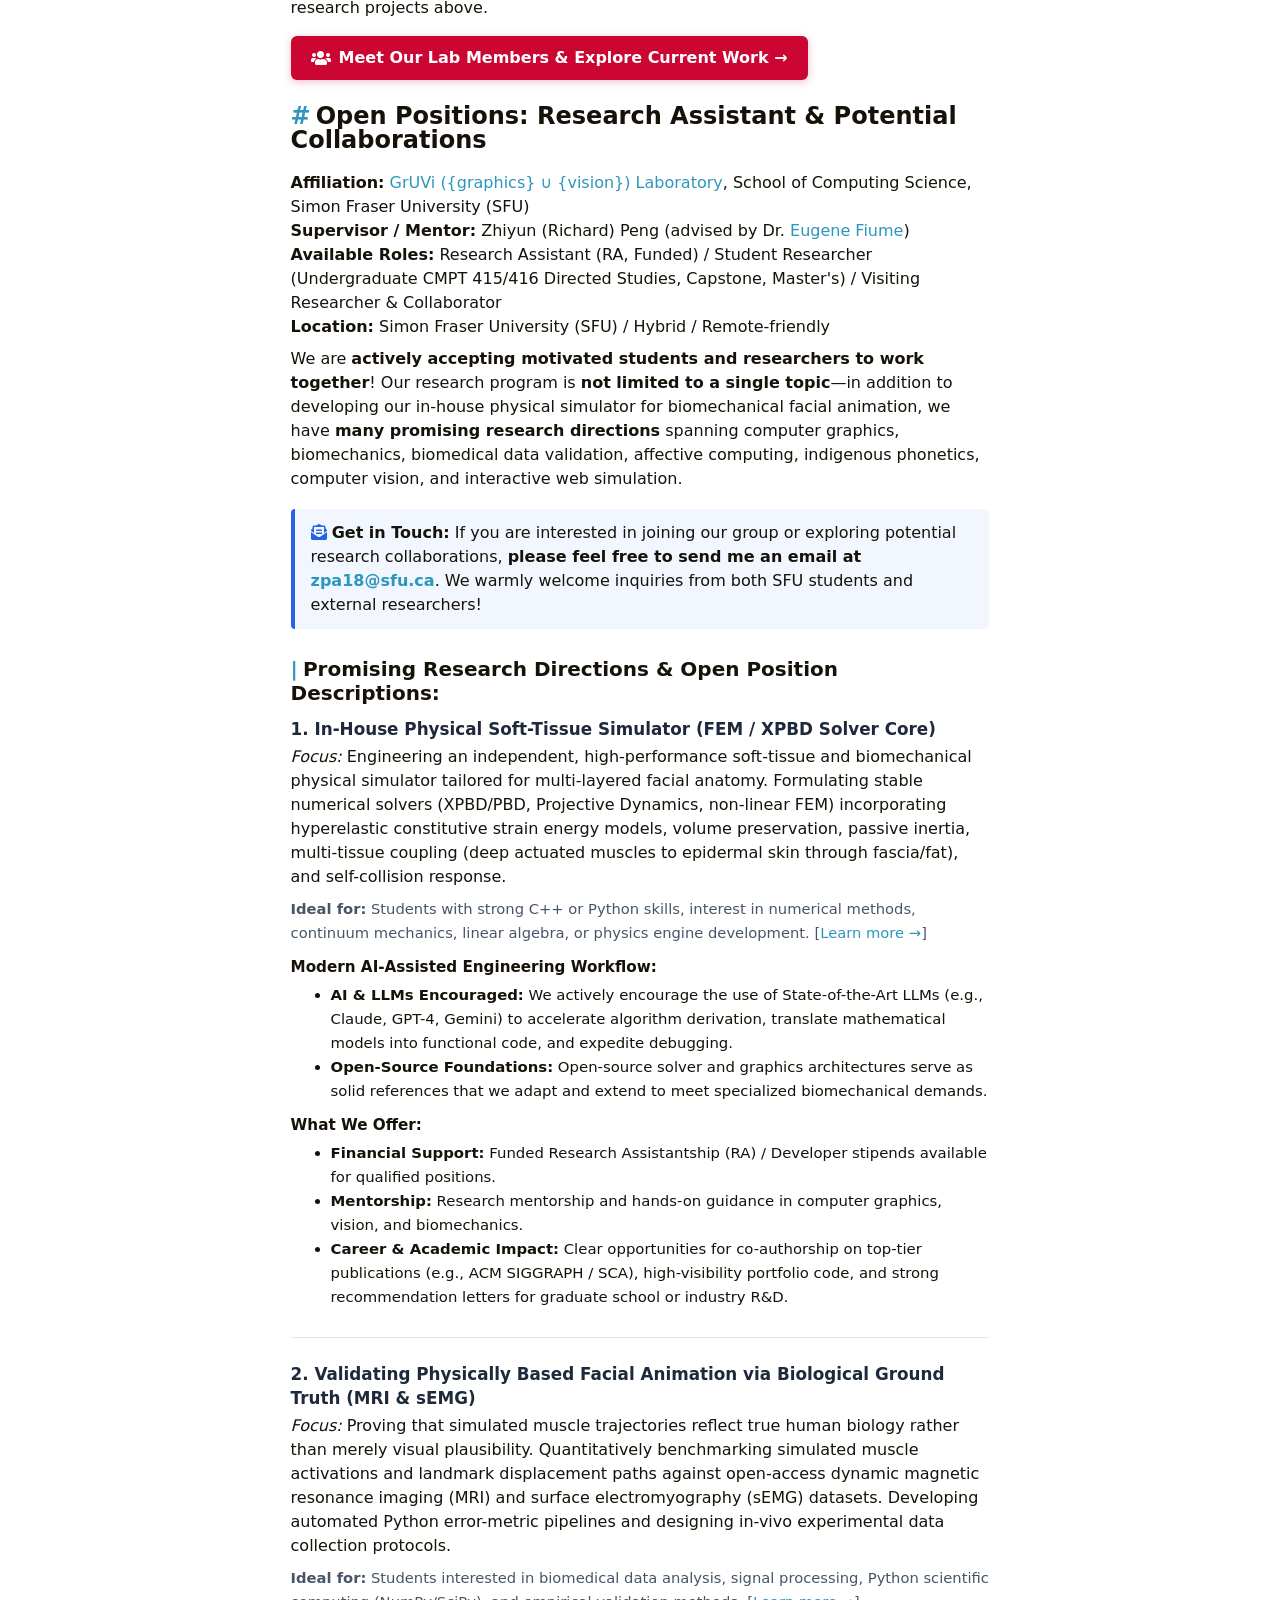
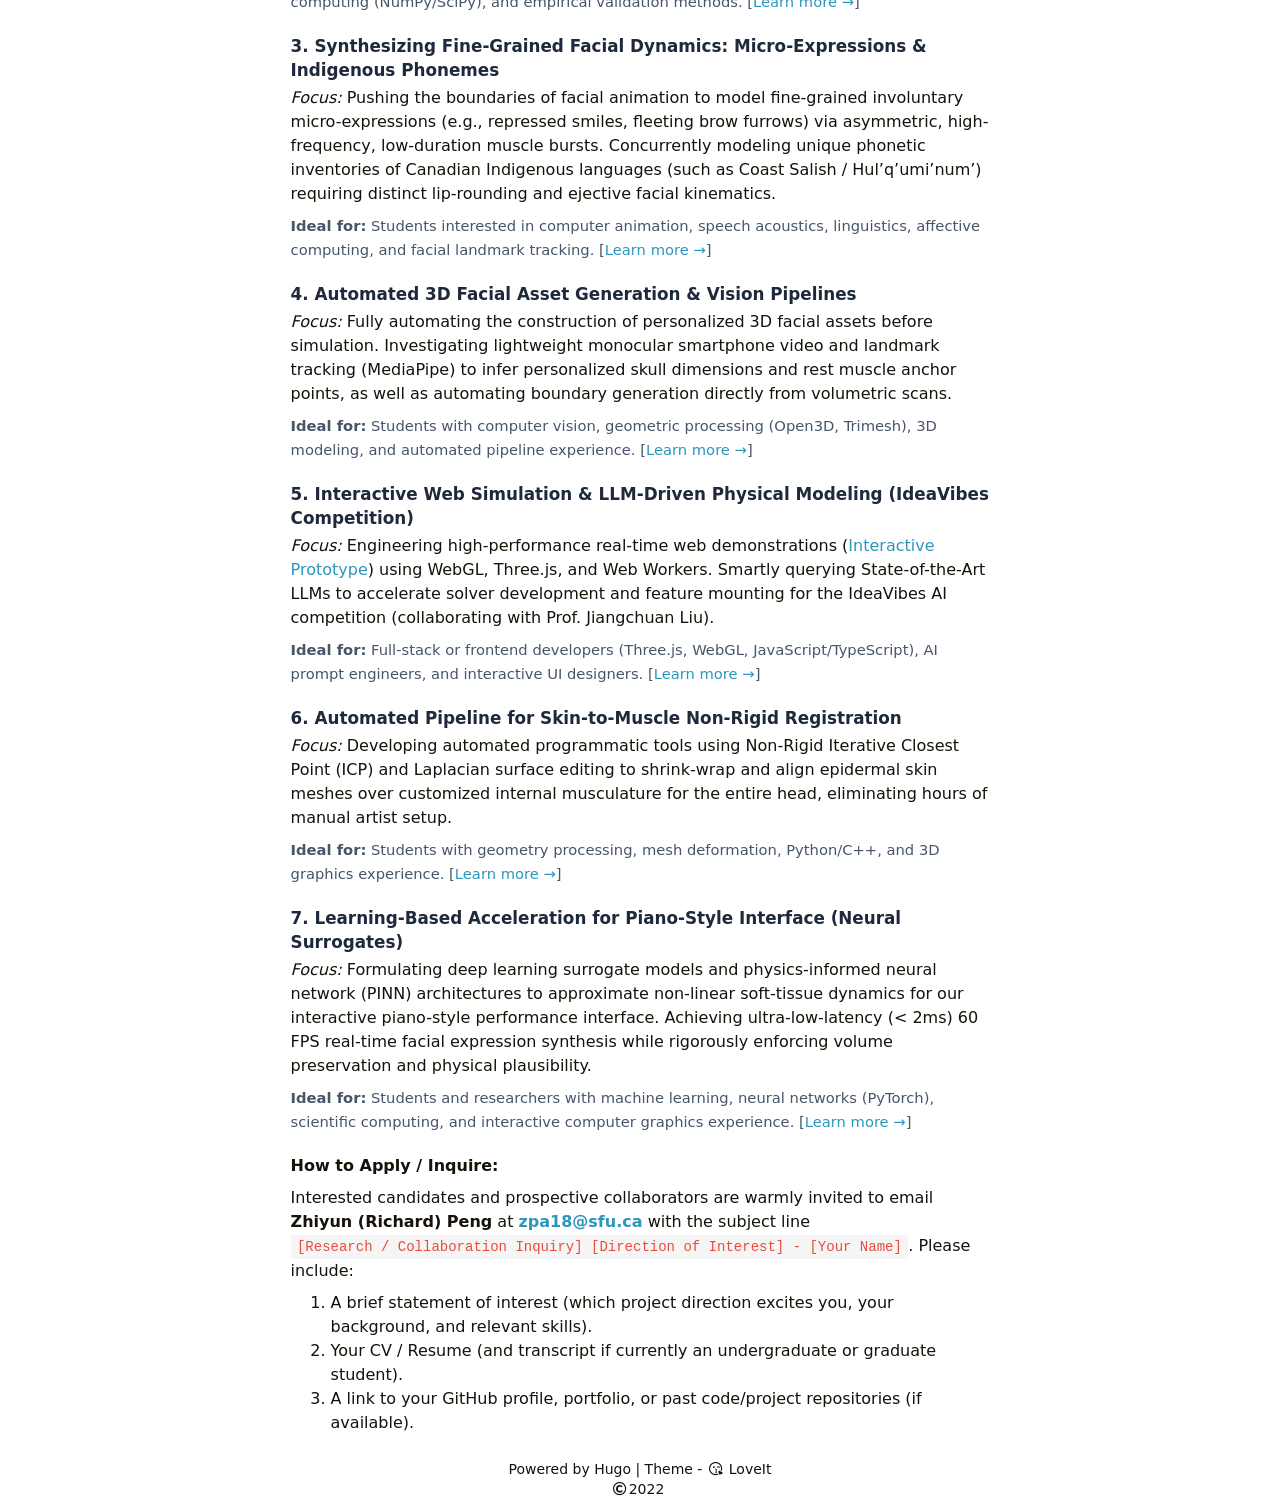
<file: page/1/index.html>
<!DOCTYPE html><html><head><title>https://zhiyunrichardpeng.github.io/</title><link rel="canonical" href="https://zhiyunrichardpeng.github.io/"/><meta name="robots" content="noindex"><meta charset="utf-8" /><meta http-equiv="refresh" content="0; url=https://zhiyunrichardpeng.github.io/" /></head></html>
</file>
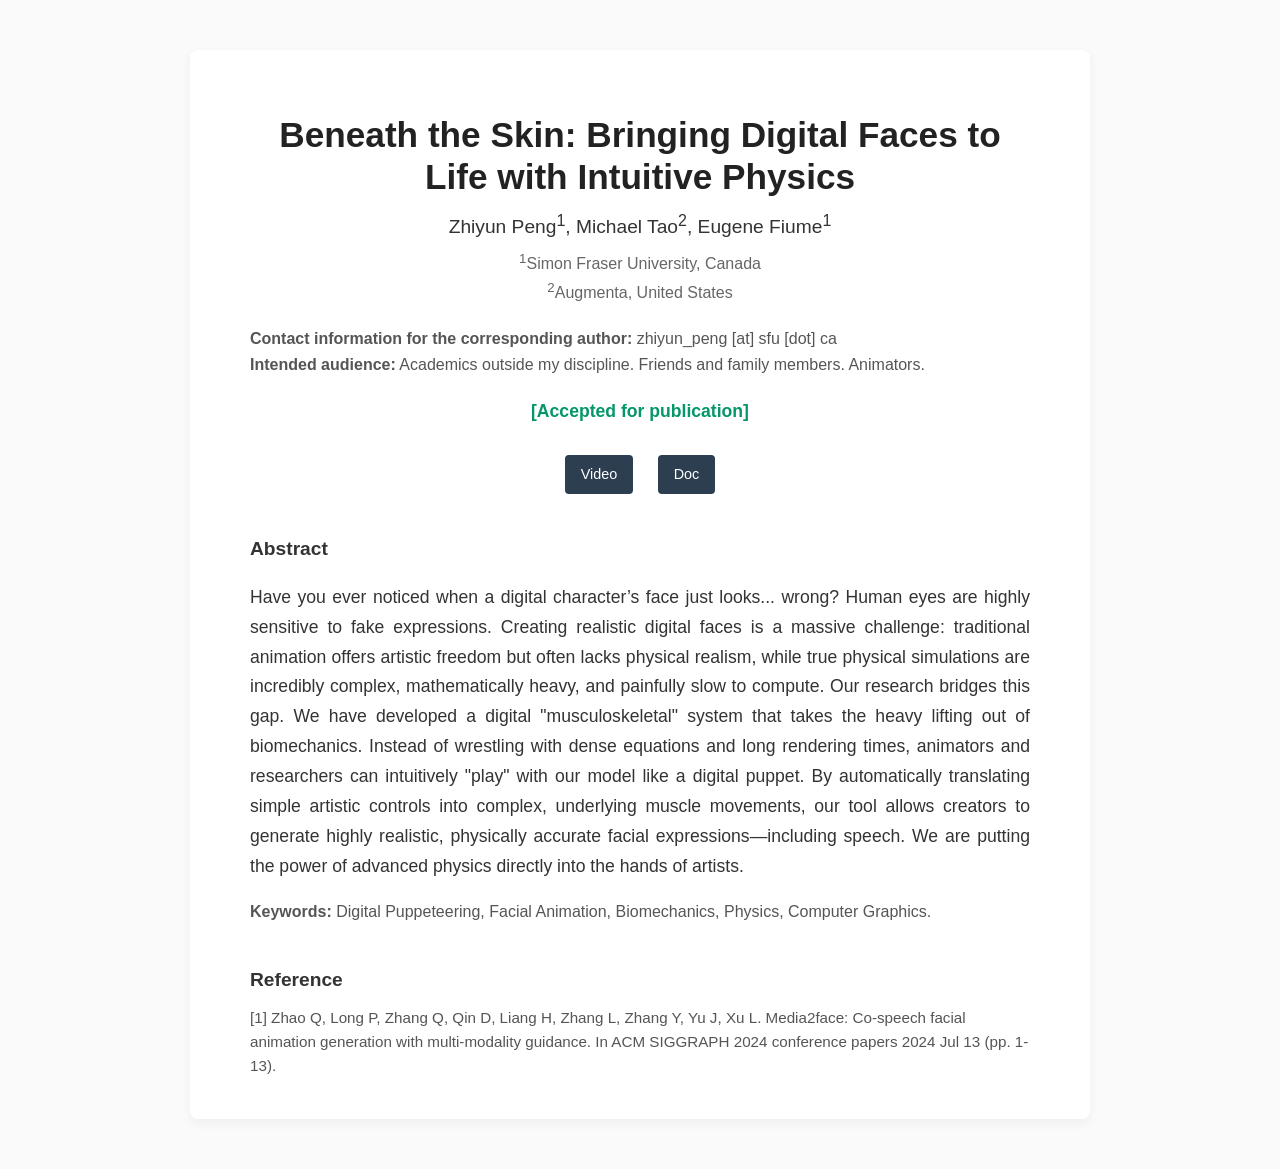
<file: knowledge_popularity.html>
<!DOCTYPE html>
<html lang="en">
<head>
  <style>
    * {
      box-sizing: border-box;
    }
    body {
      font-family: 'Open Sans', 'Helvetica Neue', Helvetica, Arial, sans-serif;
      line-height: 1.6;
      margin: 0;
      padding: 0;
      background-color: #fafafa;
      color: #333;
    }
    main {
      max-width: 900px;
      margin: 50px auto;
      background: #fff;
      padding: 40px 60px;
      box-shadow: 0 4px 12px rgba(0,0,0,0.05);
      border-radius: 8px;
    }
    h1 {
      text-align: center;
      color: #222;
      margin-bottom: 10px;
      font-size: 2.2em;
      line-height: 1.2;
    }
    .authors {
      text-align: center;
      font-size: 1.2em;
      margin-bottom: 5px;
    }
    .authors a {
      color: #2980b9;
      text-decoration: none;
    }
    .authors a:hover {
      text-decoration: underline;
    }
    .affiliations {
      text-align: center;
      font-size: 1em;
      color: #666;
      margin-bottom: 20px;
    }
    .venue {
      text-align: center;
      font-size: 1.1em;
      font-weight: bold;
      color: #444;
      margin-bottom: 30px;
    }
    .links {
      text-align: center;
      margin-bottom: 40px;
    }
    .links a {
      display: inline-block;
      margin: 0 10px;
      padding: 8px 16px;
      background-color: #2c3e50;
      color: #fff;
      text-decoration: none;
      border-radius: 4px;
      font-size: 0.9em;
      transition: background-color 0.2s;
    }
    .links a:hover {
      background-color: #1a252f;
    }
    h2 {
      color: #222;
      border-bottom: 1px solid #ddd;
      padding-bottom: 8px;
      margin-top: 50px;
      font-size: 1.5em;
    }
    p {
      font-size: 1.1em;
      text-align: justify;
      line-height: 1.7;
    }
    .abstract-title {
      font-weight: bold;
      font-size: 1.2em;
      text-align: left;
      margin-top: 40px;
      margin-bottom: 10px;
    }
    .info-section {
      margin-bottom: 20px;
      font-size: 1em;
      color: #555;
    }
    .reference {
      font-size: 0.95em;
      color: #555;
      text-align: left;
    }
  </style>
<title>Beneath the Skin: Bringing Digital Faces to Life with Intuitive Physics</title>
</head>
<body>
  <main>
    <h1>Beneath the Skin: Bringing Digital Faces to Life with Intuitive Physics</h1>
    
    <div class="authors">
      Zhiyun Peng<sup>1</sup>, 
      Michael Tao<sup>2</sup>,
      Eugene Fiume<sup>1</sup>
    </div>
    
    <div class="affiliations">
      <sup>1</sup>Simon Fraser University, Canada<br>
      <sup>2</sup>Augmenta, United States
    </div>

    <div class="info-section">
      <strong>Contact information for the corresponding author:</strong> zhiyun_peng [at] sfu [dot] ca<br>
      <strong>Intended audience:</strong> Academics outside my discipline. Friends and family members. Animators.
    </div>

    <div class="venue" style="color: #059669;">
      [Accepted for publication]
    </div>

    <div class="links">
      <a href="https://youtu.be/Cvr_QDPXUIM" target="_blank" rel="noopener noreffer">Video</a>
      <a href="./facial_animation_comsci_submission_V2.docx" target="_blank" rel="noopener noreffer">Doc</a>
    </div>

    <div class="abstract-title">Abstract</div>
    <p>Have you ever noticed when a digital character’s face just looks... wrong? Human eyes are highly sensitive to fake expressions. Creating realistic digital faces is a massive challenge: traditional animation offers artistic freedom but often lacks physical realism, while true physical simulations are incredibly complex, mathematically heavy, and painfully slow to compute. Our research bridges this gap. We have developed a digital "musculoskeletal" system that takes the heavy lifting out of biomechanics. Instead of wrestling with dense equations and long rendering times, animators and researchers can intuitively "play" with our model like a digital puppet. By automatically translating simple artistic controls into complex, underlying muscle movements, our tool allows creators to generate highly realistic, physically accurate facial expressions—including speech. We are putting the power of advanced physics directly into the hands of artists.</p>    

    <div class="info-section">
      <strong>Keywords:</strong> Digital Puppeteering, Facial Animation, Biomechanics, Physics, Computer Graphics.
    </div>

    <div class="abstract-title">Reference</div>
    <div class="reference">
      [1] Zhao Q, Long P, Zhang Q, Qin D, Liang H, Zhang L, Zhang Y, Yu J, Xu L. Media2face: Co-speech facial animation generation with multi-modality guidance. In ACM SIGGRAPH 2024 conference papers 2024 Jul 13 (pp. 1-13).
    </div>

  </main>
</body>
</html>
</file>
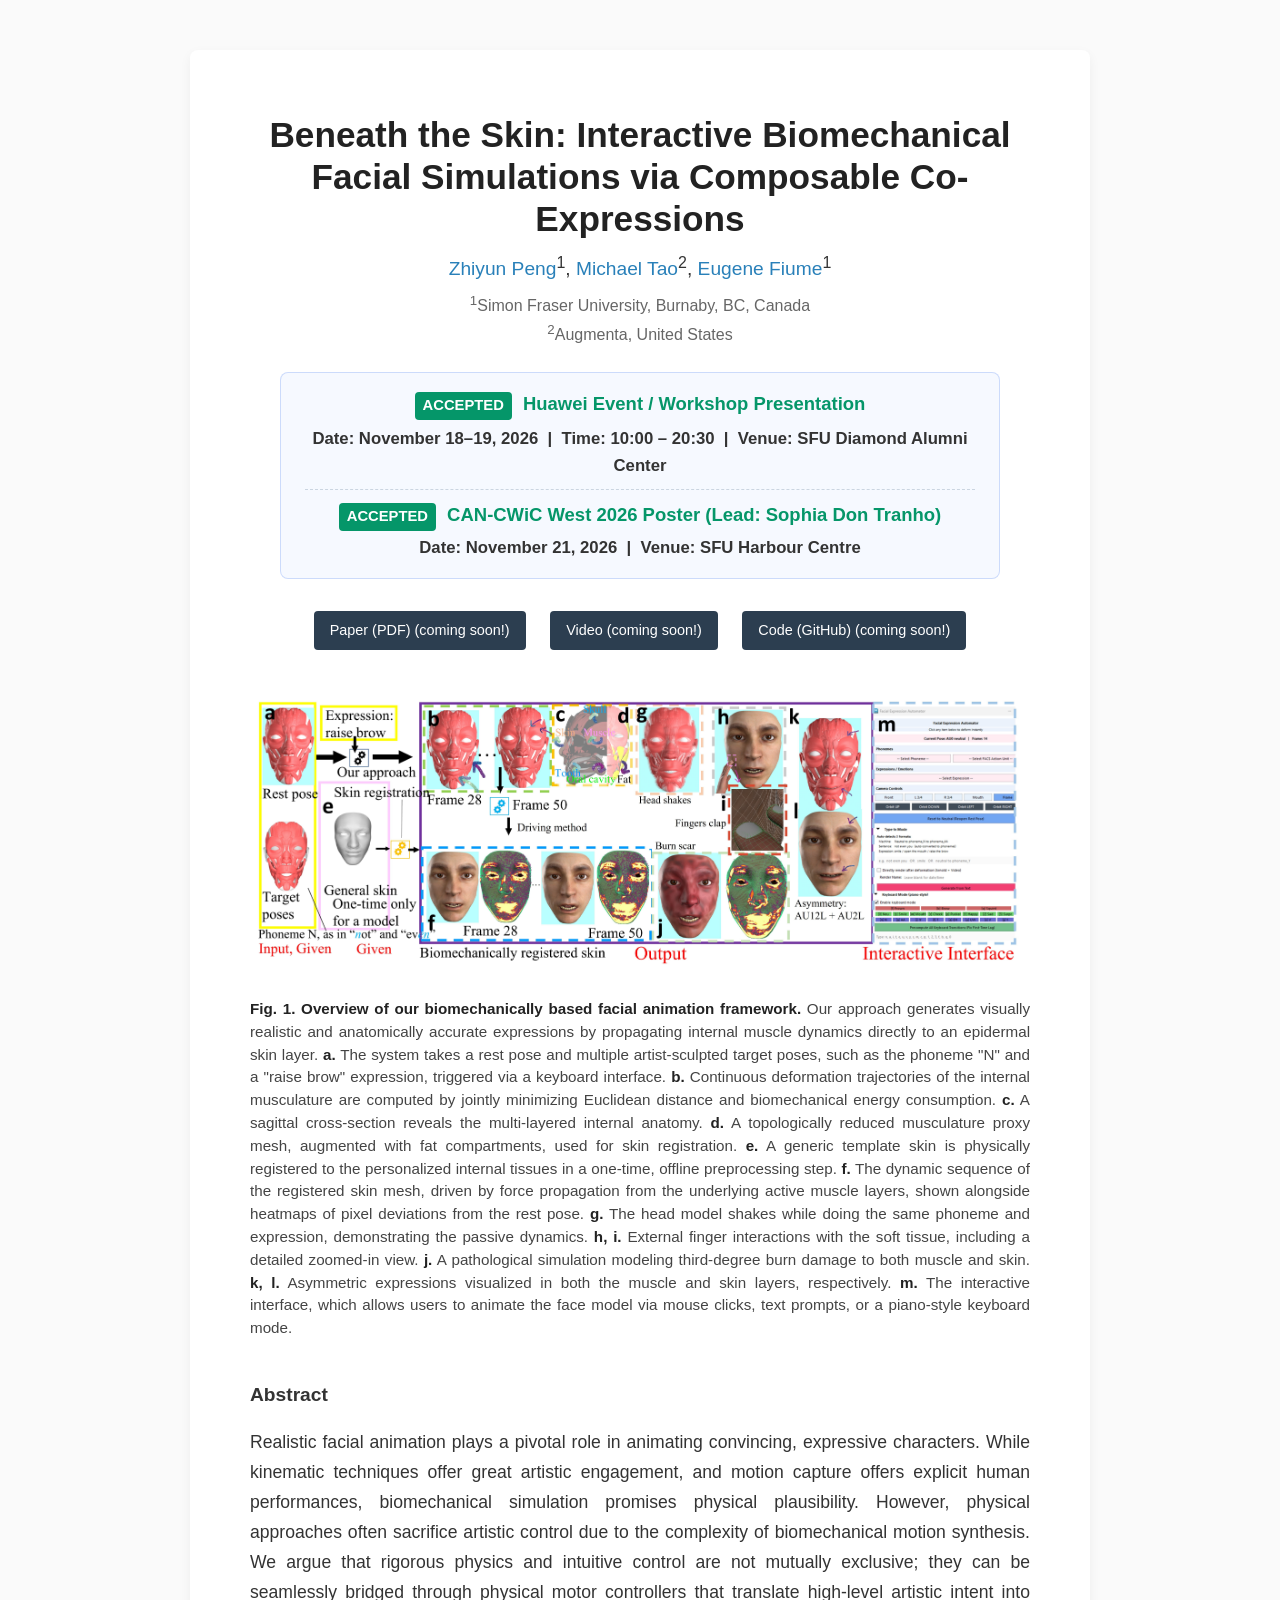
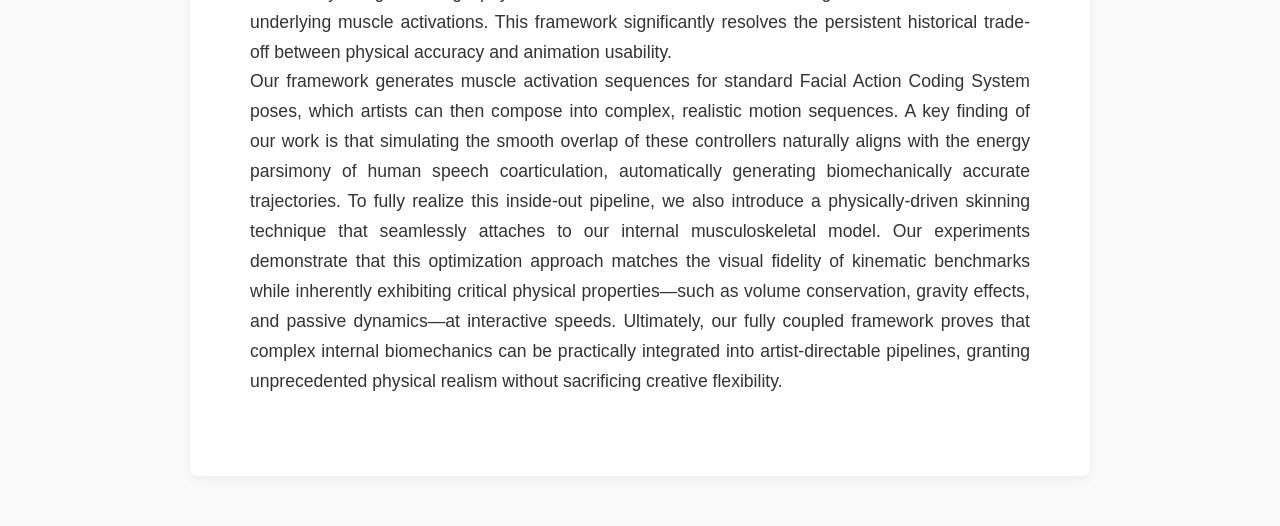
<file: page2.html>
<!DOCTYPE html>
<html lang="en">
<head>
  <style>
    * {
      box-sizing: border-box;
    }
    body {
      font-family: 'Open Sans', 'Helvetica Neue', Helvetica, Arial, sans-serif;
      line-height: 1.6;
      margin: 0;
      padding: 0;
      background-color: #fafafa;
      color: #333;
    }
    main {
      max-width: 900px;
      margin: 50px auto;
      background: #fff;
      padding: 40px 60px;
      box-shadow: 0 4px 12px rgba(0,0,0,0.05);
      border-radius: 8px;
    }
    h1 {
      text-align: center;
      color: #222;
      margin-bottom: 10px;
      font-size: 2.2em;
      line-height: 1.2;
    }
    .authors {
      text-align: center;
      font-size: 1.2em;
      margin-bottom: 5px;
    }
    .authors a {
      color: #2980b9;
      text-decoration: none;
    }
    .authors a:hover {
      text-decoration: underline;
    }
    .affiliations {
      text-align: center;
      font-size: 1em;
      color: #666;
      margin-bottom: 20px;
    }
    .venue {
      text-align: center;
      font-size: 1.1em;
      font-weight: bold;
      color: #444;
      margin-bottom: 30px;
    }
    .links {
      text-align: center;
      margin-bottom: 40px;
    }
    .links a {
      display: inline-block;
      margin: 0 10px;
      padding: 8px 16px;
      background-color: #2c3e50;
      color: #fff;
      text-decoration: none;
      border-radius: 4px;
      font-size: 0.9em;
      transition: background-color 0.2s;
    }
    .links a:hover {
      background-color: #1a252f;
    }
    h2 {
      color: #222;
      border-bottom: 1px solid #ddd;
      padding-bottom: 8px;
      margin-top: 50px;
      font-size: 1.5em;
    }
    p {
      font-size: 1.1em;
      text-align: justify;
      line-height: 1.7;
    }
    .abstract-title {
      font-weight: bold;
      font-size: 1.2em;
      text-align: left;
      margin-top: 40px;
      margin-bottom: 10px;
    }
    .image-container {
      text-align: center;
      margin: 40px 0;
    }
    .image-container img {
      max-width: 100%;
      height: auto;
      border-radius: 4px;
    }
    .caption {
      font-size: 0.95em;
      color: #444;
      text-align: justify;
      margin-top: 15px;
      line-height: 1.5;
    }
    .caption b {
      color: #222;
    }
  </style>
<title>Beneath the Skin: Interactive Biomechanical Facial Simulations via Composable Co-Expressions</title>
</head>
<body>
  <main>
    <h1>Beneath the Skin: Interactive Biomechanical Facial Simulations via Composable Co-Expressions</h1>
    
    <div class="authors">
      <a href="https://zhiyunrichardpeng.github.io/">Zhiyun Peng</a><sup>1</sup>, 
      <a href="https://mtao.graphics/">Michael Tao</a><sup>2</sup>,
      <a href="https://www.dgp.toronto.edu/~elf/">Eugene Fiume</a><sup>1</sup> 
    </div>
    
    <div class="affiliations">
      <sup>1</sup>Simon Fraser University, Burnaby, BC, Canada<br>
      <sup>2</sup>Augmenta, United States
    </div>

    <div class="venue" style="background: rgba(37, 99, 235, 0.04); border: 1px solid rgba(37, 99, 235, 0.2); padding: 16px 24px; border-radius: 8px; margin: 24px auto 32px; max-width: 720px; text-align: center; line-height: 1.6;">
      <div style="color: #059669; font-weight: 700; font-size: 1.05em; margin-bottom: 6px;">
        <span style="display: inline-block; background: #059669; color: #fff; padding: 2px 8px; border-radius: 4px; font-size: 0.8em; margin-right: 6px;">ACCEPTED</span> Huawei Event / Workshop Presentation
      </div>
      <div style="font-size: 0.95em; color: #333; margin-bottom: 10px;">
        <strong>Date:</strong> November 18–19, 2026 &nbsp;|&nbsp; <strong>Time:</strong> 10:00 – 20:30 &nbsp;|&nbsp; <strong>Venue:</strong> SFU Diamond Alumni Center
      </div>
      <div style="color: #059669; font-weight: 700; font-size: 1.05em; border-top: 1px dashed #cbd5e1; padding-top: 10px; margin-bottom: 4px;">
        <span style="display: inline-block; background: #059669; color: #fff; padding: 2px 8px; border-radius: 4px; font-size: 0.8em; margin-right: 6px;">ACCEPTED</span> CAN-CWiC West 2026 Poster (Lead: Sophia Don Tranho)
      </div>
      <div style="font-size: 0.95em; color: #333;">
        <strong>Date:</strong> November 21, 2026 &nbsp;|&nbsp; <strong>Venue:</strong> SFU Harbour Centre
      </div>
    </div>



    <div class="links">
      <a href="#">Paper (PDF) (coming soon!)</a>
      <a href="#">Video (coming soon!)</a>
      <a href="#">Code (GitHub) (coming soon!)</a>
    </div>
      
    <div class="image-container">
        <!-- Replace 'teaser V1.6.jpg' with your actual image path when ready -->
        <img src="teaser_V2.2_260901.jpg" alt="A multi-part teaser figure showing the process of facial animation from muscle input to final textured skin output.">
        <div class="caption"><b>Fig. 1. Overview of our biomechanically based facial animation framework.</b> Our approach generates visually realistic and anatomically accurate expressions by propagating internal muscle dynamics directly to an epidermal skin layer. <b>a.</b> The system takes a rest pose and multiple artist-sculpted target poses, such as the phoneme "N" and a "raise brow" expression, triggered via a keyboard interface. <b>b.</b> Continuous deformation trajectories of the internal musculature are computed by jointly minimizing Euclidean distance and biomechanical energy consumption. <b>c.</b> A sagittal cross-section reveals the multi-layered internal anatomy. <b>d.</b> A topologically reduced musculature proxy mesh, augmented with fat compartments, used for skin registration. <b>e.</b> A generic template skin is physically registered to the personalized internal tissues in a one-time, offline preprocessing step. <b>f.</b> The dynamic sequence of the registered skin mesh, driven by force propagation from the underlying active muscle layers, shown alongside heatmaps of pixel deviations from the rest pose. <b>g.</b> The head model shakes while doing the same phoneme and expression, demonstrating the passive dynamics. <b>h, i.</b> External finger interactions with the soft tissue, including a detailed zoomed-in view. <b>j.</b> A pathological simulation modeling third-degree burn damage to both muscle and skin. <b>k, l.</b> Asymmetric expressions visualized in both the muscle and skin layers, respectively. <b>m.</b> The interactive interface, which allows users to animate the face model via mouse clicks, text prompts, or a piano-style keyboard mode.</div>
    </div>
    
    <div class="abstract-title">Abstract</div>
    <p>Realistic facial animation plays a pivotal role in animating convincing, expressive characters. While kinematic techniques offer great artistic engagement, and motion capture offers explicit human performances, biomechanical simulation promises physical plausibility. However, physical approaches often sacrifice artistic control due to the complexity of biomechanical motion synthesis. We argue that rigorous physics and intuitive control are not mutually exclusive; they can be seamlessly bridged through physical motor controllers that translate high-level artistic intent into underlying muscle activations. This framework significantly resolves the persistent historical trade-off between physical accuracy and animation usability.<br>Our framework generates muscle activation sequences for standard Facial Action Coding System poses, which artists can then compose into complex, realistic motion sequences. A key finding of our work is that simulating the smooth overlap of these controllers naturally aligns with the energy parsimony of human speech coarticulation, automatically generating biomechanically accurate trajectories. To fully realize this inside-out pipeline, we also introduce a physically-driven skinning technique that seamlessly attaches to our internal musculoskeletal model. Our experiments demonstrate that this optimization approach matches the visual fidelity of kinematic benchmarks while inherently exhibiting critical physical properties—such as volume conservation, gravity effects, and passive dynamics—at interactive speeds. Ultimately, our fully coupled framework proves that complex internal biomechanics can be practically integrated into artist-directable pipelines, granting unprecedented physical realism without sacrificing creative flexibility.</p>    

    <!-- <h2>Methodology</h2>
    <p>Our approach features a robust skin-muscle registration model designed to capture the intricate dynamics of facial anatomy. This involves:</p>
    <ul>
      <li><strong>Force Models:</strong> Accurate representation of tissue elasticity and muscle actuation forces.</li>
      <li><strong>Landmark Constraints:</strong> Ensuring the simulation stays true to anatomical anchor points.</li>
      <li><strong>Collision Responses:</strong> Preventing self-intersections and maintaining volume preservation during complex deformations.</li>
    </ul>

    <h2>Results</h2>
    <p>We have evaluated our model against various facial expressions, demonstrating highly realistic deformations that align with empirical measurements of facial tissues.</p> -->
    
    <div class="image-container">
        <!-- Add more images here -->
        <!-- <img src="your_image_here.jpg" alt="More results"> -->
        <!-- <div class="caption"><b>Fig. 2.</b> Additional simulation results.</div> -->
    </div>

  </main>
</body>
</html>
</file>
<file: css/style.min.css>
html{font-family:system-ui,-apple-system,BlinkMacSystemFont,PingFang SC,Microsoft YaHei UI,Segoe UI,Roboto,Oxygen,Ubuntu,Cantarell,Fira Sans,Droid Sans,Helvetica Neue,Helvetica,Arial,sans-serif;font-weight:400;font-display:swap;font-size:16px;line-height:1.5rem;width:100%}::-webkit-scrollbar{width:.5rem;height:.5rem}::-webkit-scrollbar-thumb{background-color:#87878d}::-webkit-scrollbar-thumb:hover{background-color:#a9a9b3}::selection{background-color:rgba(53,166,247,0.25)}[theme=dark] ::selection{background-color:rgba(50,112,194,0.4)}body{background-color:#fff;color:#161209;word-wrap:break-word;overflow-wrap:break-word;scrollbar-color:auto}body[theme=dark]{color:#a9a9b3;background-color:#292a2d}input::-ms-clear{display:none}a,a::before,a::after{text-decoration:none;color:#161209}[theme=dark] a,[theme=dark] a::before,[theme=dark] a::after{color:#a9a9b3}a:active,a:hover{color:#2d96bd}[theme=dark] a:active,[theme=dark] a:hover{color:#fff}#mask{background-repeat:no-repeat;background-position:center;position:fixed;top:0;left:0;width:100%;height:100%;z-index:-1;background-color:rgba(0,0,0,0)}.blur #mask{z-index:100;background-color:rgba(0,0,0,0.25)}svg.icon{display:inline-block;width:1.25em;height:1em;text-align:center}svg.icon path{fill:currentColor}img.emoji{height:1em;width:1em;margin:0 .05em 0 .1em;vertical-align:-.1em}.details .details-summary:hover{cursor:pointer}.details i.details-icon{color:#a9a9b3;-webkit-transition:transform 0.2s ease;-moz-transition:transform 0.2s ease;-o-transition:transform 0.2s ease;transition:transform 0.2s ease}[theme=dark] .details i.details-icon{color:#5d5d5f}.details .details-content{max-height:0;overflow-y:hidden;-webkit-transition:max-height 0.8s cubic-bezier(0, 1, 0, 1) -0.1s;-moz-transition:max-height 0.8s cubic-bezier(0, 1, 0, 1) -0.1s;-o-transition:max-height 0.8s cubic-bezier(0, 1, 0, 1) -0.1s;transition:max-height 0.8s cubic-bezier(0, 1, 0, 1) -0.1s}.details.open i.details-icon{-webkit-transform:rotate(90deg);-moz-transform:rotate(90deg);-ms-transform:rotate(90deg);-o-transform:rotate(90deg);transform:rotate(90deg)}.details.open .details-content{max-height:12000px;-webkit-transition:max-height 0.8s cubic-bezier(0.5, 0, 1, 0) 0s;-moz-transition:max-height 0.8s cubic-bezier(0.5, 0, 1, 0) 0s;-o-transition:max-height 0.8s cubic-bezier(0.5, 0, 1, 0) 0s;transition:max-height 0.8s cubic-bezier(0.5, 0, 1, 0) 0s}#fixed-buttons{display:none}.fixed-button{display:none;z-index:100;position:fixed;right:1.5rem;font-size:1rem;line-height:1.3rem;padding:.6rem .6rem;color:#a9a9b3;background:#f8f8f8;-webkit-border-radius:2rem;-moz-border-radius:2rem;border-radius:2rem;-webkit-transition:color 0.4s ease;-moz-transition:color 0.4s ease;-o-transition:color 0.4s ease;transition:color 0.4s ease}.blur .fixed-button{-webkit-filter:blur(1.5px);-moz-filter:blur(1.5px);-ms-filter:blur(1.5px);filter:blur(1.5px)}.fixed-button:hover,.fixed-button:active{color:#161209;cursor:pointer}.fixed-button:active,.fixed-button:focus,.fixed-button:hover{outline:none}[theme=dark] .fixed-button{color:#5d5d5f;background:#252627}[theme=dark] .fixed-button:hover,[theme=dark] .fixed-button:active{color:#a9a9b3}#back-to-top{display:block;bottom:1.5rem}#view-comments{bottom:4.5rem}.cc-window.cc-banner .cc-btn{color:#161209}.cc-window.cc-banner .cc-btn:hover,.cc-window.cc-banner .cc-btn:focus{background-color:#ccc}[theme=dark] .cc-window.cc-banner .cc-btn{color:#161209}[theme=dark] .cc-window.cc-banner .cc-btn:hover,[theme=dark] .cc-window.cc-banner .cc-btn:focus{background-color:#fff}img{-o-object-fit:contain;object-fit:contain;font-family:"object-fit: contain;"}.wrapper{display:flex;flex-direction:column;min-height:100vh;width:100%}.wrapper main{flex:1 0 auto}.wrapper main .container{padding:0 1rem}.page{position:relative;max-width:800px;width:60%;margin:0 auto}[header-desktop] .page{padding-top:3.5rem}[header-desktop=normal] .page{padding-top:0}.blur .page{-webkit-filter:blur(1.5px);-moz-filter:blur(1.5px);-ms-filter:blur(1.5px);filter:blur(1.5px)}.toc .toc-title{font-size:1.2rem;font-weight:bold;text-transform:uppercase}.toc .toc-content{font-size:1rem}.toc .toc-content ul{text-indent:-0.85rem;padding-left:.8rem;list-style:none}.toc .toc-content ul a:first-child::before{content:"|";font-weight:bolder;margin-right:.5rem;color:#2d96bd}[theme=dark] .toc .toc-content ul a:first-child::before{color:#55bde2}.toc .toc-content ul ul{padding-left:1.5rem}.toc ruby{background:#f5f5f5}.toc ruby rt{color:#a9a9b3}[theme=dark] .toc ruby{background:#272C34}[theme=dark] .toc ruby rt{color:#5d5d5f}#toc-auto{display:block;position:absolute;width:12000px;max-width:0;padding:0 .8rem;border-left:4px solid #f0f0f0;word-wrap:break-word;overflow-wrap:break-word;box-sizing:border-box;top:10rem;left:0;visibility:hidden}[header-desktop=normal] #toc-auto{top:5rem}.blur #toc-auto{-webkit-filter:blur(1.5px);-moz-filter:blur(1.5px);-ms-filter:blur(1.5px);filter:blur(1.5px)}[theme=dark] #toc-auto{border-left-color:#363636}#toc-auto .toc-title{margin:.8rem 0}#toc-auto .toc-content.always-active ul{display:block}#toc-auto .toc-content>nav>ul{margin:.625rem 0}#toc-auto .toc-content ul ul{display:none}#toc-auto .toc-content ul .has-active>ul{display:block}#toc-auto .toc-content a.active{font-weight:bold;color:#2d96bd}[theme=dark] #toc-auto .toc-content a.active{color:#55bde2}#toc-auto .toc-content a.active::before{color:#ef3982}[theme=dark] #toc-auto .toc-content a.active::before{color:#bdebfc}#toc-static{display:none;margin:.8rem 0}#toc-static[kept=true]{display:block}#toc-static .toc-title{display:flex;justify-content:space-between;line-height:2em;padding:0 .75rem;background:#e6e6e6}[theme=dark] #toc-static .toc-title{background:#1a1d23}#toc-static .toc-content{background-color:#f5f5f5}#toc-static .toc-content>nav>ul{margin:0;padding:.4rem 1rem .4rem 1.8rem}[theme=dark] #toc-static .toc-content{background-color:#272C34}#toc-static.open .toc-title{background:#ededed}[theme=dark] #toc-static.open .toc-title{background:#20252b}.single .single-title{margin:1rem 0 .5rem;font-size:1.6rem;font-weight:bold;line-height:140%}.single .single-subtitle{margin:.4rem 0;font-size:1.2rem;font-weight:normal;font-style:italic;line-height:100%}.single .post-meta{font-size:.875rem;color:#a9a9b3}.single .post-meta span{display:inline-block}[theme=dark] .single .post-meta{color:#5d5d5f}.single .post-meta a,.single .post-meta a::before,.single .post-meta a::after{text-decoration:none;color:#2d96bd}[theme=dark] .single .post-meta a,[theme=dark] .single .post-meta a::before,[theme=dark] .single .post-meta a::after{color:#a9a9b3}.single .post-meta a:active,.single .post-meta a:hover{color:#ef3982}[theme=dark] .single .post-meta a:active,[theme=dark] .single .post-meta a:hover{color:#fff}.single .post-meta .author{font-size:1.05rem}.single .featured-image{margin:.5rem 0 1rem 0}.single .featured-image img{display:block;max-width:100%;height:auto;margin:0 auto;overflow:hidden}.single .featured-image img.lazyloaded{width:100%}.single .content>h2{font-size:1.5rem}.single .content>h2 code{font-size:1.25rem}.single .content>h3{font-size:1.375rem}.single .content>h3 code{font-size:1.125rem}.single .content>h4{font-size:1.25rem}.single .content>h4 code{font-size:1rem}.single .content>h5{font-size:1.125rem}.single .content>h6{font-size:1rem}.single .content h2,.single .content h3,.single .content h4,.single .content h5,.single .content h6{font-weight:bold;margin:1.2rem 0}[theme=dark] .single .content h2,[theme=dark] .single .content h3,[theme=dark] .single .content h4,[theme=dark] .single .content h5,[theme=dark] .single .content h6{font-weight:bolder}.single .content>h2>.header-mark::before,.single .content>h3>.header-mark::before,.single .content>h4>.header-mark::before,.single .content>h5>.header-mark::before,.single .content>h6>.header-mark::before{content:"|";margin-right:.3125rem;color:#2d96bd}[theme=dark] .single .content>h2>.header-mark::before,[theme=dark] .single .content>h3>.header-mark::before,[theme=dark] .single .content>h4>.header-mark::before,[theme=dark] .single .content>h5>.header-mark::before,[theme=dark] .single .content>h6>.header-mark::before{color:#55bde2}.single .content>h2>.header-mark::before{content:"#"}.single .content p{margin:.5rem 0}.single .content b,.single .content strong{font-weight:bold}[theme=dark] .single .content b,[theme=dark] .single .content strong{color:#ddd}.single .content a,.single .content a::before,.single .content a::after{text-decoration:none;color:#2d96bd}[theme=dark] .single .content a,[theme=dark] .single .content a::before,[theme=dark] .single .content a::after{color:#55bde2}.single .content a:active,.single .content a:hover{color:#ef3982}[theme=dark] .single .content a:active,[theme=dark] .single .content a:hover{color:#bdebfc}.single .content a{word-wrap:break-word;overflow-wrap:break-word}[theme=dark] .single .content a b,[theme=dark] .single .content a strong{color:#55bde2}.single .content [theme=dark] a:hover b,.single .content [theme=dark] a:hover strong{color:#bdebfc}.single .content ul,.single .content ol{margin:.5rem 0;padding-left:2.5rem}.single .content ul{list-style-type:disc}.single .content ruby{background:#f5f5f5}.single .content ruby rt{color:#a9a9b3}[theme=dark] .single .content ruby{background:#272C34}[theme=dark] .single .content ruby rt{color:#5d5d5f}.single .content .table-wrapper{overflow-x:auto}.single .content .table-wrapper::-webkit-scrollbar{background-color:#fff}[theme=dark] .single .content .table-wrapper::-webkit-scrollbar{background-color:#272c34}.single .content .table-wrapper>table{width:100%;max-width:100%;margin:.625rem 0;border-spacing:0;background:#fff;border-collapse:collapse}[theme=dark] .single .content .table-wrapper>table{background:#272c34}.single .content .table-wrapper>table thead{background:#ededed}[theme=dark] .single .content .table-wrapper>table thead{background-color:#20252b}.single .content .table-wrapper>table th,.single .content .table-wrapper>table td{padding:.3rem 1rem;border:1px solid #e8e8e8}[theme=dark] .single .content .table-wrapper>table th,[theme=dark] .single .content .table-wrapper>table td{border-color:#1c2025}.single .content img{max-width:100%;min-height:1em}.single .content figure{margin:.5rem;text-align:center}.single .content figure .image-caption:not(:empty){min-width:20%;max-width:80%;display:inline-block;padding:.5rem;margin:0 auto;font-size:.875rem;color:#969696}.single .content figure img{display:block;height:auto;margin:0 auto;overflow:hidden}.single .content .lazyloading{-o-object-fit:none;object-fit:none;font-family:"object-fit: none;"}.single .content blockquote{display:block;border-left:0.5rem solid #6bd6fd;background-color:rgba(107,214,253,0.2);padding:.25rem .75rem;margin:1rem 0}[theme=dark] .single .content blockquote{border-left-color:#59c5ec;background-color:rgba(89,197,236,0.2)}.single .content .footnotes{color:#a9a9b3}[theme=dark] .single .content .footnotes{color:#5d5d5f}.single .content .footnotes p{margin:.25rem 0}.single .content code{display:inline-block;max-width:100%;padding:0 .4rem;word-wrap:break-word;overflow-wrap:break-word;-webkit-line-break:anywhere;-ms-line-break:anywhere;line-break:anywhere;font-size:.875rem;font-family:Source Code Pro,Menlo,Consolas,Monaco,monospace,system-ui,-apple-system,BlinkMacSystemFont,PingFang SC,Microsoft YaHei UI,Segoe UI,Roboto,Oxygen,Ubuntu,Cantarell,Fira Sans,Droid Sans,Helvetica Neue,Helvetica,Arial,sans-serif;color:#E74C3C}[theme=dark] .single .content code{color:#E5BF78}.single .content pre{margin:0;padding:.25rem 0 .25rem .5rem;-moz-tab-size:4;-o-tab-size:4;tab-size:4}.single .content pre code{padding:0}.single .content pre img{min-height:1em;max-height:1.2em;vertical-align:text-bottom}.single .content code,.single .content pre,.single .content .highlight table,.single .content .highlight tr,.single .content .highlight td{background:#f5f5f5}[theme=dark] .single .content code,[theme=dark] .single .content pre,[theme=dark] .single .content .highlight table,[theme=dark] .single .content .highlight tr,[theme=dark] .single .content .highlight td{background:#272C34}.single .content .highlight,.single .content .gist{font-family:Source Code Pro,Menlo,Consolas,Monaco,monospace,system-ui,-apple-system,BlinkMacSystemFont,PingFang SC,Microsoft YaHei UI,Segoe UI,Roboto,Oxygen,Ubuntu,Cantarell,Fira Sans,Droid Sans,Helvetica Neue,Helvetica,Arial,sans-serif;font-size:.875rem}.single .content .highlight .table-wrapper>table,.single .content .highlight .table-wrapper>table thead,.single .content .highlight .table-wrapper>table tr,.single .content .highlight .table-wrapper>table td,.single .content .gist .table-wrapper>table,.single .content .gist .table-wrapper>table thead,.single .content .gist .table-wrapper>table tr,.single .content .gist .table-wrapper>table td{margin:0;padding:0;border:none !important;white-space:nowrap}.single .content .highlight{line-height:1.4em;margin:.5rem 0}.single .content .highlight>.chroma{position:relative}.single .content .highlight>.chroma .code-header{display:flex;justify-content:space-between;align-items:center;box-sizing:border-box;width:100%;font-family:system-ui,-apple-system,BlinkMacSystemFont,PingFang SC,Microsoft YaHei UI,Segoe UI,Roboto,Oxygen,Ubuntu,Cantarell,Fira Sans,Droid Sans,Helvetica Neue,Helvetica,Arial,sans-serif;font-weight:bold;color:#9c9c9c;background:#e1e1e1}[theme=dark] .single .content .highlight>.chroma .code-header{color:#b1b0b0;background:#1a1d23}.single .content .highlight>.chroma .code-header:hover{cursor:pointer}.single .content .highlight>.chroma .code-header .code-title{width:100%;padding:.4rem}.single .content .highlight>.chroma .code-header .code-title::after{padding-left:.2rem;content:'Code'}.single .content .highlight>.chroma .code-header.language-bash .code-title::after{content:"Bash"}.single .content .highlight>.chroma .code-header.language-c .code-title::after{content:"C"}.single .content .highlight>.chroma .code-header.language-cs .code-title::after{content:"C#"}.single .content .highlight>.chroma .code-header.language-cpp .code-title::after{content:"C++"}.single .content .highlight>.chroma .code-header.language-clojure .code-title::after{content:"Clojure"}.single .content .highlight>.chroma .code-header.language-coffeescript .code-title::after{content:"CoffeeScript"}.single .content .highlight>.chroma .code-header.language-css .code-title::after{content:"CSS"}.single .content .highlight>.chroma .code-header.language-dart .code-title::after{content:"Dart"}.single .content .highlight>.chroma .code-header.language-diff .code-title::after{content:"Diff"}.single .content .highlight>.chroma .code-header.language-erlang .code-title::after{content:"Erlang"}.single .content .highlight>.chroma .code-header.language-go .code-title::after{content:"Go"}.single .content .highlight>.chroma .code-header.language-go-html-template .code-title::after{content:"Go HTML Template"}.single .content .highlight>.chroma .code-header.language-groovy .code-title::after{content:"Groovy"}.single .content .highlight>.chroma .code-header.language-haskell .code-title::after{content:"Haskell"}.single .content .highlight>.chroma .code-header.language-html .code-title::after{content:"HTML"}.single .content .highlight>.chroma .code-header.language-http .code-title::after{content:"HTTP"}.single .content .highlight>.chroma .code-header.language-xml .code-title::after{content:"XML"}.single .content .highlight>.chroma .code-header.language-java .code-title::after{content:"Java"}.single .content .highlight>.chroma .code-header.language-js .code-title::after{content:"JavaScript"}.single .content .highlight>.chroma .code-header.language-javascript .code-title::after{content:"JavaScript"}.single .content .highlight>.chroma .code-header.language-json .code-title::after{content:"JSON"}.single .content .highlight>.chroma .code-header.language-kotlin .code-title::after{content:"Kotlin"}.single .content .highlight>.chroma .code-header.language-latex .code-title::after{content:"LaTeX"}.single .content .highlight>.chroma .code-header.language-less .code-title::after{content:"Less"}.single .content .highlight>.chroma .code-header.language-lisp .code-title::after{content:"Lisp"}.single .content .highlight>.chroma .code-header.language-lua .code-title::after{content:"Lua"}.single .content .highlight>.chroma .code-header.language-makefile .code-title::after{content:"Makefile"}.single .content .highlight>.chroma .code-header.language-markdown .code-title::after{content:"Markdown"}.single .content .highlight>.chroma .code-header.language-matlab .code-title::after{content:"Matlab"}.single .content .highlight>.chroma .code-header.language-objectivec .code-title::after{content:"Objective-C"}.single .content .highlight>.chroma .code-header.language-php .code-title::after{content:"PHP"}.single .content .highlight>.chroma .code-header.language-perl .code-title::after{content:"Perl"}.single .content .highlight>.chroma .code-header.language-python .code-title::after{content:"Python"}.single .content .highlight>.chroma .code-header.language-r .code-title::after{content:"R"}.single .content .highlight>.chroma .code-header.language-ruby .code-title::after{content:"Ruby"}.single .content .highlight>.chroma .code-header.language-rust .code-title::after{content:"Rust"}.single .content .highlight>.chroma .code-header.language-scala .code-title::after{content:"Scala"}.single .content .highlight>.chroma .code-header.language-scss .code-title::after{content:"Scss"}.single .content .highlight>.chroma .code-header.language-shell .code-title::after{content:"Shell"}.single .content .highlight>.chroma .code-header.language-sql .code-title::after{content:"SQL"}.single .content .highlight>.chroma .code-header.language-swift .code-title::after{content:"Swift"}.single .content .highlight>.chroma .code-header.language-tex .code-title::after{content:"TeX"}.single .content .highlight>.chroma .code-header.language-toml .code-title::after{content:"TOML"}.single .content .highlight>.chroma .code-header.language-ts .code-title::after{content:"TypeScript"}.single .content .highlight>.chroma .code-header.language-typescript .code-title::after{content:"TypeScript"}.single .content .highlight>.chroma .code-header.language-vue .code-title::after{content:"Vue"}.single .content .highlight>.chroma .code-header.language-yml .code-title::after{content:"YAML"}.single .content .highlight>.chroma .code-header.language-yaml .code-title::after{content:"YAML"}.single .content .highlight>.chroma .lntd:first-child{min-width:1.6rem;text-align:right}.single .content .highlight>.chroma .lntd:last-child{width:100%}.single .content .highlight>.chroma .lntd:last-child pre{min-width:-webkit-max-content;min-width:-moz-max-content;min-width:intrinsic;min-width:max-content}.single .content .highlight>.chroma .ln{padding-right:.75rem}.single .content .highlight>.chroma .hl{display:block;background-color:#dcdcdc}[theme=dark] .single .content .highlight>.chroma .hl{background-color:#1c2025}.single .content .highlight>.chroma .ln,.single .content .highlight>.chroma .lnt{color:#a9a9b3}[theme=dark] .single .content .highlight>.chroma .ln,[theme=dark] .single .content .highlight>.chroma .lnt{color:#5d5d5f}.single .content .highlight>.chroma .arrow{padding:0 .2rem;-webkit-transition:transform 0.2s ease;-moz-transition:transform 0.2s ease;-o-transition:transform 0.2s ease;transition:transform 0.2s ease}.single .content .highlight>.chroma .ellipses{padding:.4rem}.single .content .highlight>.chroma .copy{display:none;padding:.4rem}.single .content .highlight>.chroma .copy:hover{cursor:pointer;color:#2d96bd}[theme=dark] .single .content .highlight>.chroma .copy:hover{color:#fff}.single .content .highlight>.chroma .table-wrapper{max-height:0;overflow-y:hidden;-webkit-transition:max-height 0.8s cubic-bezier(0, 1, 0, 1) -0.1s;-moz-transition:max-height 0.8s cubic-bezier(0, 1, 0, 1) -0.1s;-o-transition:max-height 0.8s cubic-bezier(0, 1, 0, 1) -0.1s;transition:max-height 0.8s cubic-bezier(0, 1, 0, 1) -0.1s}.single .content .highlight>.chroma.open .code-header{background:#ededed}[theme=dark] .single .content .highlight>.chroma.open .code-header{background:#20252b}.single .content .highlight>.chroma.open .table-wrapper{max-height:12000px;-webkit-transition:max-height 0.8s cubic-bezier(0.5, 0, 1, 0) 0s;-moz-transition:max-height 0.8s cubic-bezier(0.5, 0, 1, 0) 0s;-o-transition:max-height 0.8s cubic-bezier(0.5, 0, 1, 0) 0s;transition:max-height 0.8s cubic-bezier(0.5, 0, 1, 0) 0s}.single .content .highlight>.chroma.open .arrow{-webkit-transform:rotate(90deg);-moz-transform:rotate(90deg);-ms-transform:rotate(90deg);-o-transform:rotate(90deg);transform:rotate(90deg)}.single .content .highlight>.chroma.open .ellipses{display:none}.single .content .highlight>.chroma.open .copy{display:inline}.single .content .highlight .c,.single .content .highlight .ch,.single .content .highlight .cm,.single .content .highlight .c1,.single .content .highlight .cs,.single .content .highlight .cp,.single .content .highlight .cpf{font-style:italic}.single .content .highlight .gl{text-decoration:underline}.single .content .highlight .p{color:#a9a9b3}.single .content .highlight .k{color:#b501a9}.single .content .highlight .kc{color:#b501a9}.single .content .highlight .kd{color:#b501a9}.single .content .highlight .kn{color:#b501a9}.single .content .highlight .kp{color:#b501a9}.single .content .highlight .kr{color:#b501a9}.single .content .highlight .kt{color:#b501a9}.single .content .highlight .n{color:#333}.single .content .highlight .na{color:#2b77fa}.single .content .highlight .nb{color:#f74840}.single .content .highlight .bp{color:#f74840}.single .content .highlight .nc{color:#cb8100}.single .content .highlight .no{color:#2b77fa}.single .content .highlight .nd{color:#0086c1}.single .content .highlight .ni{color:#2b77fa}.single .content .highlight .ne{color:#2b77fa}.single .content .highlight .nf{color:#2b77fa}.single .content .highlight .fm{color:#1ccad6}.single .content .highlight .nl{color:#2b77fa}.single .content .highlight .nn{color:#2b77fa}.single .content .highlight .nx{color:#333}.single .content .highlight .py{color:#2b77fa}.single .content .highlight .nt{color:#2b77fa}.single .content .highlight .nv{color:#2b77fa}.single .content .highlight .vc{color:#2b77fa}.single .content .highlight .vg{color:#2b77fa}.single .content .highlight .vi{color:#2b77fa}.single .content .highlight .vm{color:#2b77fa}.single .content .highlight .l{color:#2aa198}.single .content .highlight .ld{color:#2aa198}.single .content .highlight .s{color:#24a443}.single .content .highlight .sa{color:#24a443}.single .content .highlight .sb{color:#24a443}.single .content .highlight .sc{color:#24a443}.single .content .highlight .dl{color:#24a443}.single .content .highlight .sd{color:#24a443}.single .content .highlight .s2{color:#24a443}.single .content .highlight .se{color:#24a443}.single .content .highlight .sh{color:#24a443}.single .content .highlight .si{color:#24a443}.single .content .highlight .sx{color:#24a443}.single .content .highlight .sr{color:#24a443}.single .content .highlight .s1{color:#24a443}.single .content .highlight .ss{color:#24a443}.single .content .highlight .m{color:#e2893c}.single .content .highlight .mb{color:#e2893c}.single .content .highlight .mf{color:#e2893c}.single .content .highlight .mh{color:#e2893c}.single .content .highlight .mi{color:#e2893c}.single .content .highlight .il{color:#e2893c}.single .content .highlight .mo{color:#e2893c}.single .content .highlight .o{color:#f19b04}.single .content .highlight .ow{color:#b501a9}.single .content .highlight .c{color:#a0a1a8}.single .content .highlight .ch{color:#a0a1a8}.single .content .highlight .cm{color:#a0a1a8}.single .content .highlight .c1{color:#a0a1a8}.single .content .highlight .cs{color:#a0a1a8}.single .content .highlight .cp{color:#a0a1a8}.single .content .highlight .cpf{color:#a0a1a8}.single .content .highlight .g{color:#e72d40}.single .content .highlight .gd{color:#e72d40}.single .content .highlight .ge{color:#e72d40}.single .content .highlight .gr{color:#e72d40}.single .content .highlight .gh{color:#e72d40}.single .content .highlight .gi{color:#e72d40}.single .content .highlight .go{color:#e72d40}.single .content .highlight .gp{color:#e72d40}.single .content .highlight .gs{color:#e72d40}.single .content .highlight .gu{color:#e72d40}.single .content .highlight .gt{color:#e72d40}.single .content .highlight .w{color:#bbb}[theme=dark] .single .content .highlight .p{color:#a9a9b3}[theme=dark] .single .content .highlight .k{color:#d371e3}[theme=dark] .single .content .highlight .kc{color:#d371e3}[theme=dark] .single .content .highlight .kd{color:#d371e3}[theme=dark] .single .content .highlight .kn{color:#d371e3}[theme=dark] .single .content .highlight .kp{color:#d371e3}[theme=dark] .single .content .highlight .kr{color:#d371e3}[theme=dark] .single .content .highlight .kt{color:#d371e3}[theme=dark] .single .content .highlight .n{color:#a9b2c0}[theme=dark] .single .content .highlight .na{color:#41b0f5}[theme=dark] .single .content .highlight .nb{color:#19b9c4}[theme=dark] .single .content .highlight .bp{color:#ecbf6f}[theme=dark] .single .content .highlight .nc{color:#ecbf6f}[theme=dark] .single .content .highlight .no{color:#41b0f5}[theme=dark] .single .content .highlight .nd{color:#ecbf6f}[theme=dark] .single .content .highlight .ni{color:#41b0f5}[theme=dark] .single .content .highlight .ne{color:#41b0f5}[theme=dark] .single .content .highlight .nf{color:#41b0f5}[theme=dark] .single .content .highlight .fm{color:#19b9c4}[theme=dark] .single .content .highlight .nl{color:#41b0f5}[theme=dark] .single .content .highlight .nn{color:#41b0f5}[theme=dark] .single .content .highlight .nx{color:#a9a9b3}[theme=dark] .single .content .highlight .py{color:#41b0f5}[theme=dark] .single .content .highlight .nt{color:#41b0f5}[theme=dark] .single .content .highlight .nv{color:#41b0f5}[theme=dark] .single .content .highlight .vc{color:#41b0f5}[theme=dark] .single .content .highlight .vg{color:#41b0f5}[theme=dark] .single .content .highlight .vi{color:#41b0f5}[theme=dark] .single .content .highlight .vm{color:#41b0f5}[theme=dark] .single .content .highlight .l{color:#2aa198}[theme=dark] .single .content .highlight .ld{color:#2aa198}[theme=dark] .single .content .highlight .s{color:#8cc570}[theme=dark] .single .content .highlight .sa{color:#8cc570}[theme=dark] .single .content .highlight .sb{color:#8cc570}[theme=dark] .single .content .highlight .sc{color:#8cc570}[theme=dark] .single .content .highlight .dl{color:#8cc570}[theme=dark] .single .content .highlight .sd{color:#8cc570}[theme=dark] .single .content .highlight .s2{color:#8cc570}[theme=dark] .single .content .highlight .se{color:#8cc570}[theme=dark] .single .content .highlight .sh{color:#8cc570}[theme=dark] .single .content .highlight .si{color:#8cc570}[theme=dark] .single .content .highlight .sx{color:#8cc570}[theme=dark] .single .content .highlight .sr{color:#8cc570}[theme=dark] .single .content .highlight .s1{color:#8cc570}[theme=dark] .single .content .highlight .ss{color:#8cc570}[theme=dark] .single .content .highlight .m{color:#db985c}[theme=dark] .single .content .highlight .mb{color:#db985c}[theme=dark] .single .content .highlight .mf{color:#db985c}[theme=dark] .single .content .highlight .mh{color:#db985c}[theme=dark] .single .content .highlight .mi{color:#db985c}[theme=dark] .single .content .highlight .il{color:#db985c}[theme=dark] .single .content .highlight .mo{color:#db985c}[theme=dark] .single .content .highlight .o{color:#ecbf6f}[theme=dark] .single .content .highlight .ow{color:#d371e3}[theme=dark] .single .content .highlight .c{color:#7e848f}[theme=dark] .single .content .highlight .ch{color:#7e848f}[theme=dark] .single .content .highlight .cm{color:#7e848f}[theme=dark] .single .content .highlight .c1{color:#7e848f}[theme=dark] .single .content .highlight .cs{color:#7e848f}[theme=dark] .single .content .highlight .cp{color:#7e848f}[theme=dark] .single .content .highlight .cpf{color:#7e848f}[theme=dark] .single .content .highlight .g{color:#f16372}[theme=dark] .single .content .highlight .gd{color:#f16372}[theme=dark] .single .content .highlight .ge{color:#f16372}[theme=dark] .single .content .highlight .gr{color:#f16372}[theme=dark] .single .content .highlight .gh{color:#f16372}[theme=dark] .single .content .highlight .gi{color:#f16372}[theme=dark] .single .content .highlight .go{color:#f16372}[theme=dark] .single .content .highlight .gp{color:#f16372}[theme=dark] .single .content .highlight .gs{color:#f16372}[theme=dark] .single .content .highlight .gu{color:#f16372}[theme=dark] .single .content .highlight .gt{color:#f16372}[theme=dark] .single .content .highlight .w{color:#bbb}.single .content .gist .gist-file,.single .content .gist .gist-data,.single .content .gist .gist-meta{border:none}.single .content .gist .gist-meta{padding:.4rem .8rem;background-color:#e8e8e8}.single .content .gist .gist-meta a,.single .content .gist .gist-meta a::before,.single .content .gist .gist-meta a::after{text-decoration:none;color:#2d96bd}[theme=dark] .single .content .gist .gist-meta a,[theme=dark] .single .content .gist .gist-meta a::before,[theme=dark] .single .content .gist .gist-meta a::after{color:#55bde2}.single .content .gist .gist-meta a:active,.single .content .gist .gist-meta a:hover{color:#ef3982}[theme=dark] .single .content .gist .gist-meta a:active,[theme=dark] .single .content .gist .gist-meta a:hover{color:#bdebfc}[theme=dark] .single .content .gist .gist-meta{background-color:#1c2025}[theme=dark] .single .content .gist .highlight{background:#141414}[theme=dark] .single .content .gist .blob-num,[theme=dark] .single .content .gist .blob-code-inner,[theme=dark] .single .content .gist .highlight,[theme=dark] .single .content .gist .pl-enm,[theme=dark] .single .content .gist .pl-ko,[theme=dark] .single .content .gist .pl-mo,[theme=dark] .single .content .gist .pl-mp1 .pl-sf,[theme=dark] .single .content .gist .pl-ms,[theme=dark] .single .content .gist .pl-pdc1,[theme=dark] .single .content .gist .pl-scp,[theme=dark] .single .content .gist .pl-smc,[theme=dark] .single .content .gist .pl-som,[theme=dark] .single .content .gist .pl-va,[theme=dark] .single .content .gist .pl-vpf,[theme=dark] .single .content .gist .pl-vpu,[theme=dark] .single .content .gist .pl-mdr{color:#aab1bf}[theme=dark] .single .content .gist .pl-mb,[theme=dark] .single .content .gist .pl-pdb{font-weight:700}[theme=dark] .single .content .gist .pl-c,[theme=dark] .single .content .gist .pl-c span,[theme=dark] .single .content .gist .pl-pdc{color:#5b6270;font-style:italic}[theme=dark] .single .content .gist .pl-sr .pl-cce{color:#56b5c2;font-weight:400}[theme=dark] .single .content .gist .pl-ef,[theme=dark] .single .content .gist .pl-en,[theme=dark] .single .content .gist .pl-enf,[theme=dark] .single .content .gist .pl-eoai,[theme=dark] .single .content .gist .pl-kos,[theme=dark] .single .content .gist .pl-mh .pl-pdh,[theme=dark] .single .content .gist .pl-mr{color:#61afef}[theme=dark] .single .content .gist .pl-ens,[theme=dark] .single .content .gist .pl-vi{color:#be5046}[theme=dark] .single .content .gist .pl-enti,[theme=dark] .single .content .gist .pl-mai .pl-sf,[theme=dark] .single .content .gist .pl-ml,[theme=dark] .single .content .gist .pl-sf,[theme=dark] .single .content .gist .pl-sr,[theme=dark] .single .content .gist .pl-sr .pl-sra,[theme=dark] .single .content .gist .pl-src,[theme=dark] .single .content .gist .pl-st,[theme=dark] .single .content .gist .pl-vo{color:#56b5c2}[theme=dark] .single .content .gist .pl-eoi,[theme=dark] .single .content .gist .pl-mri,[theme=dark] .single .content .gist .pl-pds,[theme=dark] .single .content .gist .pl-pse .pl-s1,[theme=dark] .single .content .gist .pl-s,[theme=dark] .single .content .gist .pl-s1{color:#97c279}[theme=dark] .single .content .gist .pl-k,[theme=dark] .single .content .gist .pl-kolp,[theme=dark] .single .content .gist .pl-mc,[theme=dark] .single .content .gist .pl-pde{color:#c578dd}[theme=dark] .single .content .gist .pl-mi,[theme=dark] .single .content .gist .pl-pdi{color:#c578dd;font-style:italic}[theme=dark] .single .content .gist .pl-mp,[theme=dark] .single .content .gist .pl-stp{color:#818896}[theme=dark] .single .content .gist .pl-mdh,[theme=dark] .single .content .gist .pl-mdi,[theme=dark] .single .content .gist .pl-mdr{font-weight:400}[theme=dark] .single .content .gist .pl-mdht,[theme=dark] .single .content .gist .pl-mi1{color:#97c279;background:#020}[theme=dark] .single .content .gist .pl-md,[theme=dark] .single .content .gist .pl-mdhf{color:#df6b75;background:#200}[theme=dark] .single .content .gist .pl-corl{color:#df6b75;text-decoration:underline}[theme=dark] .single .content .gist .pl-ib{background:#df6b75}[theme=dark] .single .content .gist .pl-ii{background:#e0c184;color:#fff}[theme=dark] .single .content .gist .pl-iu{background:#e05151}[theme=dark] .single .content .gist .pl-ms1{color:#aab1bf;background:#373b41}[theme=dark] .single .content .gist .pl-c1,[theme=dark] .single .content .gist .pl-cn,[theme=dark] .single .content .gist .pl-e,[theme=dark] .single .content .gist .pl-eoa,[theme=dark] .single .content .gist .pl-eoac,[theme=dark] .single .content .gist .pl-eoac .pl-pde,[theme=dark] .single .content .gist .pl-kou,[theme=dark] .single .content .gist .pl-mm,[theme=dark] .single .content .gist .pl-mp .pl-s3,[theme=dark] .single .content .gist .pl-mq,[theme=dark] .single .content .gist .pl-s3,[theme=dark] .single .content .gist .pl-sok,[theme=dark] .single .content .gist .pl-sv,[theme=dark] .single .content .gist .pl-mb{color:#d19965}[theme=dark] .single .content .gist .pl-enc,[theme=dark] .single .content .gist .pl-entc,[theme=dark] .single .content .gist .pl-pse .pl-s2,[theme=dark] .single .content .gist .pl-s2,[theme=dark] .single .content .gist .pl-sc,[theme=dark] .single .content .gist .pl-smp,[theme=dark] .single .content .gist .pl-sr .pl-sre,[theme=dark] .single .content .gist .pl-stj,[theme=dark] .single .content .gist .pl-v,[theme=dark] .single .content .gist .pl-pdb{color:#e4bf7a}[theme=dark] .single .content .gist .pl-ent,[theme=dark] .single .content .gist .pl-entl,[theme=dark] .single .content .gist .pl-entm,[theme=dark] .single .content .gist .pl-mh,[theme=dark] .single .content .gist .pl-pdv,[theme=dark] .single .content .gist .pl-smi,[theme=dark] .single .content .gist .pl-sol,[theme=dark] .single .content .gist .pl-mdh,[theme=dark] .single .content .gist .pl-mdi{color:#df6b75}[theme=dark] .single .content iframe.instagram-media{border:none !important}.single .content .admonition{position:relative;margin:1rem 0;padding:0 .75rem;background-color:rgba(68,138,255,0.1);border-left:0.25rem solid #448aff;overflow:auto}.single .content .admonition .admonition-title{font-weight:bold;margin:0 -0.75rem;padding:.25rem 1.8rem;border-bottom:1px solid rgba(68,138,255,0.1);background-color:rgba(68,138,255,0.25)}.single .content .admonition.open .admonition-title{background-color:rgba(68,138,255,0.1)}.single .content .admonition .admonition-content{padding:.5rem 0}.single .content .admonition i.icon{font-size:0.85rem;color:#448aff;position:absolute;top:.6rem;left:.4rem}.single .content .admonition i.details-icon{position:absolute;top:.6rem;right:.3rem}.single .content .admonition.note{border-left-color:#448aff}.single .content .admonition.note i.icon{color:#448aff}.single .content .admonition.abstract{border-left-color:#00b0ff}.single .content .admonition.abstract i.icon{color:#00b0ff}.single .content .admonition.info{border-left-color:#00b8d4}.single .content .admonition.info i.icon{color:#00b8d4}.single .content .admonition.tip{border-left-color:#00bfa5}.single .content .admonition.tip i.icon{color:#00bfa5}.single .content .admonition.success{border-left-color:#00c853}.single .content .admonition.success i.icon{color:#00c853}.single .content .admonition.question{border-left-color:#64dd17}.single .content .admonition.question i.icon{color:#64dd17}.single .content .admonition.warning{border-left-color:#ff9100}.single .content .admonition.warning i.icon{color:#ff9100}.single .content .admonition.failure{border-left-color:#ff5252}.single .content .admonition.failure i.icon{color:#ff5252}.single .content .admonition.danger{border-left-color:#ff1744}.single .content .admonition.danger i.icon{color:#ff1744}.single .content .admonition.bug{border-left-color:#f50057}.single .content .admonition.bug i.icon{color:#f50057}.single .content .admonition.example{border-left-color:#651fff}.single .content .admonition.example i.icon{color:#651fff}.single .content .admonition.quote{border-left-color:#9e9e9e}.single .content .admonition.quote i.icon{color:#9e9e9e}.single .content .admonition.note{background-color:rgba(68,138,255,0.1)}.single .content .admonition.note .admonition-title{border-bottom-color:rgba(68,138,255,0.1);background-color:rgba(68,138,255,0.25)}.single .content .admonition.note.open .admonition-title{background-color:rgba(68,138,255,0.1)}.single .content .admonition.abstract{background-color:rgba(0,176,255,0.1)}.single .content .admonition.abstract .admonition-title{border-bottom-color:rgba(0,176,255,0.1);background-color:rgba(0,176,255,0.25)}.single .content .admonition.abstract.open .admonition-title{background-color:rgba(0,176,255,0.1)}.single .content .admonition.info{background-color:rgba(0,184,212,0.1)}.single .content .admonition.info .admonition-title{border-bottom-color:rgba(0,184,212,0.1);background-color:rgba(0,184,212,0.25)}.single .content .admonition.info.open .admonition-title{background-color:rgba(0,184,212,0.1)}.single .content .admonition.tip{background-color:rgba(0,191,165,0.1)}.single .content .admonition.tip .admonition-title{border-bottom-color:rgba(0,191,165,0.1);background-color:rgba(0,191,165,0.25)}.single .content .admonition.tip.open .admonition-title{background-color:rgba(0,191,165,0.1)}.single .content .admonition.success{background-color:rgba(0,200,83,0.1)}.single .content .admonition.success .admonition-title{border-bottom-color:rgba(0,200,83,0.1);background-color:rgba(0,200,83,0.25)}.single .content .admonition.success.open .admonition-title{background-color:rgba(0,200,83,0.1)}.single .content .admonition.question{background-color:rgba(100,221,23,0.1)}.single .content .admonition.question .admonition-title{border-bottom-color:rgba(100,221,23,0.1);background-color:rgba(100,221,23,0.25)}.single .content .admonition.question.open .admonition-title{background-color:rgba(100,221,23,0.1)}.single .content .admonition.warning{background-color:rgba(255,145,0,0.1)}.single .content .admonition.warning .admonition-title{border-bottom-color:rgba(255,145,0,0.1);background-color:rgba(255,145,0,0.25)}.single .content .admonition.warning.open .admonition-title{background-color:rgba(255,145,0,0.1)}.single .content .admonition.failure{background-color:rgba(255,82,82,0.1)}.single .content .admonition.failure .admonition-title{border-bottom-color:rgba(255,82,82,0.1);background-color:rgba(255,82,82,0.25)}.single .content .admonition.failure.open .admonition-title{background-color:rgba(255,82,82,0.1)}.single .content .admonition.danger{background-color:rgba(255,23,68,0.1)}.single .content .admonition.danger .admonition-title{border-bottom-color:rgba(255,23,68,0.1);background-color:rgba(255,23,68,0.25)}.single .content .admonition.danger.open .admonition-title{background-color:rgba(255,23,68,0.1)}.single .content .admonition.bug{background-color:rgba(245,0,87,0.1)}.single .content .admonition.bug .admonition-title{border-bottom-color:rgba(245,0,87,0.1);background-color:rgba(245,0,87,0.25)}.single .content .admonition.bug.open .admonition-title{background-color:rgba(245,0,87,0.1)}.single .content .admonition.example{background-color:rgba(101,31,255,0.1)}.single .content .admonition.example .admonition-title{border-bottom-color:rgba(101,31,255,0.1);background-color:rgba(101,31,255,0.25)}.single .content .admonition.example.open .admonition-title{background-color:rgba(101,31,255,0.1)}.single .content .admonition.quote{background-color:rgba(159,159,159,0.1)}.single .content .admonition.quote .admonition-title{border-bottom-color:rgba(159,159,159,0.1);background-color:rgba(159,159,159,0.25)}.single .content .admonition.quote.open .admonition-title{background-color:rgba(159,159,159,0.1)}.single .content .admonition:last-child{margin-bottom:.75rem}.single .content .echarts{margin:.5rem 0;text-align:center}.single .content .mapbox{margin:.5rem 0;padding:.5rem 0}.single .content meting-js{margin:.5rem 0}.single .content .bilibili{position:relative;width:100%;height:0;padding-bottom:75%;margin:3% auto;text-align:center}.single .content .bilibili iframe{position:absolute;width:100%;height:100%;left:0;top:0}.single .content hr{margin:1rem 0;position:relative;border-top:1px dashed #f0f0f0;border-bottom:none}[theme=dark] .single .content hr{border-top:1px dashed #363636}.single .content kbd{display:inline-block;padding:.25rem;background-color:#fff;border:1px solid #f0f0f0;border-bottom-color:#f0f0f0;-webkit-border-radius:3px;-moz-border-radius:3px;border-radius:3px;-webkit-box-shadow:inset 0 -1px 0 #f0f0f0;box-shadow:inset 0 -1px 0 #f0f0f0;font-size:.8rem;font-family:Source Code Pro,Menlo,Consolas,Monaco,monospace,system-ui,-apple-system,BlinkMacSystemFont,PingFang SC,Microsoft YaHei UI,Segoe UI,Roboto,Oxygen,Ubuntu,Cantarell,Fira Sans,Droid Sans,Helvetica Neue,Helvetica,Arial,sans-serif;color:#E74C3C}[theme=dark] .single .content kbd{background-color:#292a2d;border:1px solid #363636;border-bottom-color:#363636;-webkit-box-shadow:inset 0 -1px 0 #363636;box-shadow:inset 0 -1px 0 #363636;color:#E5BF78}.single .content .typeit .code{padding:.375rem;font-size:.875rem;font-family:Source Code Pro,Menlo,Consolas,Monaco,monospace,system-ui,-apple-system,BlinkMacSystemFont,PingFang SC,Microsoft YaHei UI,Segoe UI,Roboto,Oxygen,Ubuntu,Cantarell,Fira Sans,Droid Sans,Helvetica Neue,Helvetica,Arial,sans-serif;font-weight:bold;word-break:break-all}.single .content .version{height:1.25em;vertical-align:text-bottom}.single .post-footer{margin-top:3rem}.single .post-footer .post-info{border-bottom:1px solid #f0f0f0;padding:1rem 0 0.3rem}[theme=dark] .single .post-footer .post-info{border-bottom:1px solid #363636}.single .post-footer .post-info .post-info-line{display:flex;justify-content:space-between}.single .post-footer .post-info .post-info-line .post-info-mod{font-size:0.8em;color:#a9a9b3}[theme=dark] .single .post-footer .post-info .post-info-line .post-info-mod{color:#5d5d5f}.single .post-footer .post-info .post-info-line .post-info-mod a,.single .post-footer .post-info .post-info-line .post-info-mod a::before,.single .post-footer .post-info .post-info-line .post-info-mod a::after{text-decoration:none;color:#2d96bd}[theme=dark] .single .post-footer .post-info .post-info-line .post-info-mod a,[theme=dark] .single .post-footer .post-info .post-info-line .post-info-mod a::before,[theme=dark] .single .post-footer .post-info .post-info-line .post-info-mod a::after{color:#55bde2}.single .post-footer .post-info .post-info-line .post-info-mod a:active,.single .post-footer .post-info .post-info-line .post-info-mod a:hover{color:#ef3982}[theme=dark] .single .post-footer .post-info .post-info-line .post-info-mod a:active,[theme=dark] .single .post-footer .post-info .post-info-line .post-info-mod a:hover{color:#bdebfc}.single .post-footer .post-info .post-info-line .post-info-license{font-size:0.8em;color:#a9a9b3}[theme=dark] .single .post-footer .post-info .post-info-line .post-info-license{color:#5d5d5f}.single .post-footer .post-info .post-info-line .post-info-license a,.single .post-footer .post-info .post-info-line .post-info-license a::before,.single .post-footer .post-info .post-info-line .post-info-license a::after{text-decoration:none;color:#2d96bd}[theme=dark] .single .post-footer .post-info .post-info-line .post-info-license a,[theme=dark] .single .post-footer .post-info .post-info-line .post-info-license a::before,[theme=dark] .single .post-footer .post-info .post-info-line .post-info-license a::after{color:#55bde2}.single .post-footer .post-info .post-info-line .post-info-license a:active,.single .post-footer .post-info .post-info-line .post-info-license a:hover{color:#ef3982}[theme=dark] .single .post-footer .post-info .post-info-line .post-info-license a:active,[theme=dark] .single .post-footer .post-info .post-info-line .post-info-license a:hover{color:#bdebfc}.single .post-footer .post-info .post-info-line .post-info-md{font-size:0.8rem;width:8rem}.single .post-footer .post-info .post-info-line .post-info-md a,.single .post-footer .post-info .post-info-line .post-info-md a::before,.single .post-footer .post-info .post-info-line .post-info-md a::after{text-decoration:none;color:#2d96bd}[theme=dark] .single .post-footer .post-info .post-info-line .post-info-md a,[theme=dark] .single .post-footer .post-info .post-info-line .post-info-md a::before,[theme=dark] .single .post-footer .post-info .post-info-line .post-info-md a::after{color:#55bde2}.single .post-footer .post-info .post-info-line .post-info-md a:active,.single .post-footer .post-info .post-info-line .post-info-md a:hover{color:#ef3982}[theme=dark] .single .post-footer .post-info .post-info-line .post-info-md a:active,[theme=dark] .single .post-footer .post-info .post-info-line .post-info-md a:hover{color:#bdebfc}.single .post-footer .post-info .post-info-line .post-info-share a *{vertical-align:text-bottom}.single .post-footer .post-info-more{padding:0.3rem 0 1rem;display:flex;justify-content:space-between;font-size:0.9rem}.single .post-footer .post-tags{max-width:65%}.single .post-footer .post-tags *{display:inline}.single .post-footer .post-nav::before,.single .post-footer .post-nav::after{content:' ';display:table}.single .post-footer .post-nav a.prev,.single .post-footer .post-nav a.next{font-size:1rem;font-weight:600;-webkit-transition:all 0.3s ease-out;-moz-transition:all 0.3s ease-out;-o-transition:all 0.3s ease-out;transition:all 0.3s ease-out}.single .post-footer .post-nav a.prev{float:left}.single .post-footer .post-nav a.prev:hover{-webkit-transform:translateX(-4px);-moz-transform:translateX(-4px);-ms-transform:translateX(-4px);-o-transform:translateX(-4px);transform:translateX(-4px)}.single .post-footer .post-nav a.next{float:right}.single .post-footer .post-nav a.next:hover{-webkit-transform:translateX(4px);-moz-transform:translateX(4px);-ms-transform:translateX(4px);-o-transform:translateX(4px);transform:translateX(4px)}.single #comments{padding:8rem 0 2rem}.lg-toolbar .lg-icon::after{color:#999}.special .single-title,.special .single-subtitle{text-align:right}.archive .single-title{text-align:right}.archive .group-title{margin-top:1.5rem;margin-bottom:1rem}.archive .categories-card{margin:0 auto;margin-top:3rem;display:flex;align-items:center;justify-content:space-between;flex-direction:row;flex-wrap:wrap;line-height:1.6rem}.archive .categories-card .card-item{font-size:.875rem;text-align:left;width:45%;display:flex;align-items:flex-start;margin-top:2rem;min-height:10rem;padding:0 2%;position:relative}.archive .categories-card .card-item .card-item-wrapper{width:100%;overflow:hidden}.archive .categories-card .card-item .card-item-wrapper .card-item-title{font-size:1.2rem;font-weight:bold;display:inline-block;margin-top:1rem;margin-bottom:.75rem}.archive .categories-card .card-item .card-item-wrapper span{float:right;padding-right:1rem}.archive .archive-item{display:flex;justify-content:space-between;align-items:center;box-sizing:border-box;margin:.25rem 0 .25rem 1.5rem}.archive .archive-item-link{min-width:10%;overflow:hidden;white-space:nowrap;text-overflow:ellipsis}.archive .archive-item-link:hover{color:#2d96bd;background-color:transparent}[theme=dark] .archive .archive-item-link{color:#a9a9b3}[theme=dark] .archive .archive-item-link:hover{color:#fff}.archive .archive-item-date{width:4em;text-align:right;color:#a9a9b3}[theme=dark] .archive .archive-item-date{color:#5d5d5f}.archive .more-post{text-align:right}.archive .tag-cloud-tags{margin:10px 0}.archive .tag-cloud-tags a,.archive .tag-cloud-tags a::before,.archive .tag-cloud-tags a::after{text-decoration:none;color:#161209}[theme=dark] .archive .tag-cloud-tags a,[theme=dark] .archive .tag-cloud-tags a::before,[theme=dark] .archive .tag-cloud-tags a::after{color:#a9a9b3}.archive .tag-cloud-tags a:active,.archive .tag-cloud-tags a:hover{color:#2d96bd}[theme=dark] .archive .tag-cloud-tags a:active,[theme=dark] .archive .tag-cloud-tags a:hover{color:#fff}.archive .tag-cloud-tags a{display:inline-block;position:relative;margin:5px 10px;word-wrap:break-word;overflow-wrap:break-word;-webkit-transition:all ease-out 0.3s;-moz-transition:all ease-out 0.3s;-o-transition:all ease-out 0.3s;transition:all ease-out 0.3s}.archive .tag-cloud-tags a:active,.archive .tag-cloud-tags a:focus,.archive .tag-cloud-tags a:hover{-webkit-transform:scale(1.2);-moz-transform:scale(1.2);-ms-transform:scale(1.2);-o-transform:scale(1.2);transform:scale(1.2)}.archive .tag-cloud-tags a sup{color:#a9a9b3}[theme=dark] .archive .tag-cloud-tags a sup{color:#5d5d5f}.home .home-profile{-webkit-transform:translateY(16vh);-moz-transform:translateY(16vh);-ms-transform:translateY(16vh);-o-transform:translateY(16vh);transform:translateY(16vh);padding:0 0 .5rem;text-align:center}.home .home-profile .home-avatar{padding:.5rem}.home .home-profile .home-avatar img{display:inline-block;width:8rem;height:auto;margin:0 auto;-webkit-border-radius:100%;-moz-border-radius:100%;border-radius:100%;-webkit-box-shadow:0 0 0 0.3618em rgba(0,0,0,0.05);box-shadow:0 0 0 0.3618em rgba(0,0,0,0.05);-webkit-transition:all 0.4s ease;-moz-transition:all 0.4s ease;-o-transition:all 0.4s ease;transition:all 0.4s ease}.home .home-profile .home-avatar img:hover{position:relative;-webkit-transform:translateY(-0.75rem);-moz-transform:translateY(-0.75rem);-ms-transform:translateY(-0.75rem);-o-transform:translateY(-0.75rem);transform:translateY(-0.75rem)}.home .home-profile .home-title{font-size:1.25rem;font-weight:bold;margin:0;padding:.5rem}.home .home-profile .home-subtitle{font-size:1rem;font-weight:normal;margin:0;padding:.5rem}.home .home-profile .links{padding:.5rem;font-size:1.5rem}.home .home-profile .links a *{vertical-align:text-bottom}.home .home-profile .links img{height:1.5rem;padding:0 .25rem}.home .home-profile .home-disclaimer{font-size:1rem;line-height:1.5rem;font-weight:normal;margin:0;padding:.5rem;color:#a9a9b3}[theme=dark] .home .home-profile .home-disclaimer{color:#5d5d5f}.home[posts] .home-profile{-webkit-transform:translateY(0);-moz-transform:translateY(0);-ms-transform:translateY(0);-o-transform:translateY(0);transform:translateY(0);padding-top:2rem}.home[posts] .home-avatar img{width:6rem}.home[posts] .summary{padding-top:1rem;padding-bottom:.8rem;color:#161209;border-bottom:1px dashed #f0f0f0}[theme=dark] .home[posts] .summary{color:#a9a9b3;border-bottom:1px dashed #363636}.home[posts] .summary .featured-image-preview{width:100%;padding:30% 0 0;position:relative;margin:0.6rem auto;-webkit-transition:transform 0.4s ease;-moz-transition:transform 0.4s ease;-o-transition:transform 0.4s ease;transition:transform 0.4s ease}.home[posts] .summary .featured-image-preview img{position:absolute;width:100%;height:100%;left:0;top:0;-o-object-fit:none;object-fit:none;font-family:"object-fit: none;"}.home[posts] .summary .featured-image-preview img.lazyloaded{-o-object-fit:cover;object-fit:cover;font-family:"object-fit: cover;"}.home[posts] .summary .featured-image-preview:hover{-webkit-transform:scale(1.01);-moz-transform:scale(1.01);-ms-transform:scale(1.01);-o-transform:scale(1.01);transform:scale(1.01)}.home[posts] .summary .single-title{font-size:1.25rem;line-height:140%;margin:0.4rem 0}.home[posts] .summary .content{display:-moz-box;display:-webkit-box;display:box;-webkit-box-orient:vertical;-moz-box-orient:vertical;box-orient:vertical;-webkit-line-clamp:3;margin-top:.3rem;width:100%;overflow:hidden;text-overflow:ellipsis;word-wrap:break-word;overflow-wrap:break-word;color:#a9a9b3}[theme=dark] .home[posts] .summary .content{color:#5d5d5f}.home[posts] .summary .content h2,.home[posts] .summary .content h3,.home[posts] .summary .content h4,.home[posts] .summary .content h5,.home[posts] .summary .content h6,.home[posts] .summary .content p{font-size:1rem;line-height:1.5;display:inline}.home[posts] .summary .content h2::after,.home[posts] .summary .content h3::after,.home[posts] .summary .content h4::after,.home[posts] .summary .content h5::after,.home[posts] .summary .content h6::after,.home[posts] .summary .content p::after{content:"\A";white-space:pre}.home[posts] .summary .content h2{font-size:1.125rem}.home[posts] .summary .content a,.home[posts] .summary .content a::before,.home[posts] .summary .content a::after{text-decoration:none;color:#2d96bd}[theme=dark] .home[posts] .summary .content a,[theme=dark] .home[posts] .summary .content a::before,[theme=dark] .home[posts] .summary .content a::after{color:#a9a9b3}.home[posts] .summary .content a:active,.home[posts] .summary .content a:hover{color:#ef3982}[theme=dark] .home[posts] .summary .content a:active,[theme=dark] .home[posts] .summary .content a:hover{color:#fff}.home[posts] .summary .content b,.home[posts] .summary .content strong{color:#a9a9b3}[theme=dark] .home[posts] .summary .content b,[theme=dark] .home[posts] .summary .content strong{color:#5d5d5f}.home[posts] .summary .post-footer{margin-top:.4rem;display:flex;justify-content:space-between;align-items:center;font-size:.875rem}.home[posts] .summary .post-footer a,.home[posts] .summary .post-footer a::before,.home[posts] .summary .post-footer a::after{text-decoration:none;color:#2d96bd}[theme=dark] .home[posts] .summary .post-footer a,[theme=dark] .home[posts] .summary .post-footer a::before,[theme=dark] .home[posts] .summary .post-footer a::after{color:#55bde2}.home[posts] .summary .post-footer a:active,.home[posts] .summary .post-footer a:hover{color:#ef3982}[theme=dark] .home[posts] .summary .post-footer a:active,[theme=dark] .home[posts] .summary .post-footer a:hover{color:#bdebfc}.home[posts] .summary .post-footer .post-tags{padding:0}.home[posts] .summary .post-footer .post-tags a,.home[posts] .summary .post-footer .post-tags a::before,.home[posts] .summary .post-footer .post-tags a::after{text-decoration:none;color:#161209}[theme=dark] .home[posts] .summary .post-footer .post-tags a,[theme=dark] .home[posts] .summary .post-footer .post-tags a::before,[theme=dark] .home[posts] .summary .post-footer .post-tags a::after{color:#a9a9b3}.home[posts] .summary .post-footer .post-tags a:active,.home[posts] .summary .post-footer .post-tags a:hover{color:#2d96bd}[theme=dark] .home[posts] .summary .post-footer .post-tags a:active,[theme=dark] .home[posts] .summary .post-footer .post-tags a:hover{color:#fff}#content-404{font-size:1.8rem;line-height:3rem;-webkit-transform:translateY(30vh);-moz-transform:translateY(30vh);-ms-transform:translateY(30vh);-o-transform:translateY(30vh);transform:translateY(30vh);text-align:center}header{width:100%;z-index:150;background-color:#f8f8f8;-webkit-transition:box-shadow 0.3s ease;-moz-transition:box-shadow 0.3s ease;-o-transition:box-shadow 0.3s ease;transition:box-shadow 0.3s ease}[theme=dark] header{background-color:#252627}header .logo{min-height:1.5em;height:1.5em;vertical-align:text-bottom}header .logo,header .header-title-pre{padding-right:.25rem}header .header-title-post{padding-left:.25rem}header:hover{-webkit-box-shadow:0 0 1.5rem 0 rgba(0,0,0,0.1);box-shadow:0 0 1.5rem 0 rgba(0,0,0,0.1)}.header-wrapper{display:flex;justify-content:space-between;align-items:center;box-sizing:border-box;width:100%}.header-title{font-family:system-ui,-apple-system,BlinkMacSystemFont,PingFang SC,Microsoft YaHei UI,Segoe UI,Roboto,Oxygen,Ubuntu,Cantarell,Fira Sans,Droid Sans,Helvetica Neue,Helvetica,Arial,sans-serif;font-weight:bold;margin-right:.5rem;min-width:10%;overflow:hidden;white-space:nowrap;text-overflow:ellipsis;-webkit-flex:10;flex:10}.menu .menu-item{position:relative}.language-select{position:absolute;opacity:0;left:0;top:0;width:100%;height:100%}.language-select:hover{cursor:pointer}.search{position:relative}.search input{color:transparent;box-sizing:border-box;height:2.5rem;width:2.5rem;-webkit-border-radius:.5rem;-moz-border-radius:.5rem;border-radius:.5rem;border:none;outline:none;background-color:#f8f8f8;vertical-align:baseline !important;-webkit-transition:width 0.3s ease;-moz-transition:width 0.3s ease;-o-transition:width 0.3s ease;transition:width 0.3s ease}[theme=dark] .search input{background-color:#252627}.search input::-webkit-input-placeholder{color:rgba(0,0,0,0)}.search input:-moz-placeholder{color:rgba(0,0,0,0)}.search input::-moz-placeholder{color:rgba(0,0,0,0)}.search input:-ms-input-placeholder{color:rgba(0,0,0,0)}.search input::placeholder{color:rgba(0,0,0,0)}.search .search-button{margin:0;position:absolute;left:auto;right:1rem}.search .search-toggle{left:.5rem;right:auto}.search .search-loading{display:none}.search .search-clear{display:none}.open .search input,.search.mobile input{color:#161209;background-color:#e9e9e9;padding:0 2rem 0 2rem}[theme=dark] .open .search input,[theme=dark] .search.mobile input{color:#a9a9b3;background-color:#363636}[theme=dark] .open .search input::-webkit-input-placeholder,[theme=dark] .search.mobile input::-webkit-input-placeholder{color:#5d5d5f}[theme=dark] .open .search input:-moz-placeholder,[theme=dark] .search.mobile input:-moz-placeholder{color:#5d5d5f}[theme=dark] .open .search input::-moz-placeholder,[theme=dark] .search.mobile input::-moz-placeholder{color:#5d5d5f}[theme=dark] .open .search input:-ms-input-placeholder,[theme=dark] .search.mobile input:-ms-input-placeholder{color:#5d5d5f}[theme=dark] .open .search input::placeholder,[theme=dark] .search.mobile input::placeholder{color:#5d5d5f}.open .search input::-webkit-input-placeholder,.search.mobile input::-webkit-input-placeholder{color:#a9a9b3}.open .search input:-moz-placeholder,.search.mobile input:-moz-placeholder{color:#a9a9b3}.open .search input::-moz-placeholder,.search.mobile input::-moz-placeholder{color:#a9a9b3}.open .search input:-ms-input-placeholder,.search.mobile input:-ms-input-placeholder{color:#a9a9b3}.open .search input::placeholder,.search.mobile input::placeholder{color:#a9a9b3}.open .search .search-button,.search.mobile .search-button{color:#a9a9b3}[theme=dark] .open .search .search-button,[theme=dark] .search.mobile .search-button{color:#5d5d5f}.open .search .search-clear:hover,.search.mobile .search-clear:hover{color:#ff6b6b}.open .search .search-toggle:hover,.search.mobile .search-toggle:hover{cursor:default}.theme-switch i{-webkit-transform:rotate(225deg);-moz-transform:rotate(225deg);-ms-transform:rotate(225deg);-o-transform:rotate(225deg);transform:rotate(225deg)}#header-desktop{display:block;position:fixed;height:3.5rem;line-height:3.5rem}[header-desktop=normal] #header-desktop{position:static}#header-desktop .header-wrapper{padding:0 2rem 0 10vh}#header-desktop .header-wrapper .header-title{font-size:1.5rem}#header-desktop .header-wrapper .menu{overflow:hidden;white-space:nowrap}#header-desktop .header-wrapper .menu .menu-inner{float:right}#header-desktop .header-wrapper .menu .menu-item{margin:0 .5rem}#header-desktop .header-wrapper .menu .menu-item.delimiter{border-left:1.5px solid #161209}[theme=dark] #header-desktop .header-wrapper .menu .menu-item.delimiter{border-left-color:#363636}#header-desktop .header-wrapper .menu .menu-item.language{margin-right:0}#header-desktop .header-wrapper .menu .menu-item.search{margin:0 -.5rem 0 0}#header-desktop .header-wrapper .menu a.active{font-weight:900;color:#161209}[theme=dark] #header-desktop .header-wrapper .menu a.active{color:#fff}#header-desktop.open .header-wrapper .menu .menu-item.search{margin:0 .25rem 0 .5rem}#header-desktop.open .header-wrapper .menu .menu-item.search input{width:24rem}#header-mobile{display:none;position:fixed;height:3.5rem;line-height:3.5rem}[header-mobile=normal] #header-mobile{position:static}#header-mobile .header-container{padding:0;margin:0}#header-mobile .header-container .header-wrapper{padding:0 1rem;font-size:1.125rem;-webkit-transition:margin-top 0.3s ease;-moz-transition:margin-top 0.3s ease;-o-transition:margin-top 0.3s ease;transition:margin-top 0.3s ease}#header-mobile .header-container .header-wrapper .header-title{font-size:1.5rem;max-width:80%}#header-mobile .header-container .header-wrapper .menu-toggle{line-height:4rem;cursor:pointer;-webkit-transition:width 0.3s ease;-moz-transition:width 0.3s ease;-o-transition:width 0.3s ease;transition:width 0.3s ease}#header-mobile .header-container .header-wrapper .menu-toggle span{display:block;background:#161209;width:1.5rem;height:2px;-webkit-border-radius:3px;-moz-border-radius:3px;border-radius:3px;-webkit-transition:all 0.3s ease-in-out;-moz-transition:all 0.3s ease-in-out;-o-transition:all 0.3s ease-in-out;transition:all 0.3s ease-in-out}[theme=dark] #header-mobile .header-container .header-wrapper .menu-toggle span{background:#a9a9b3}#header-mobile .header-container .header-wrapper .menu-toggle span:nth-child(1){margin-bottom:.5rem}#header-mobile .header-container .header-wrapper .menu-toggle span:nth-child(3){margin-top:.5rem}#header-mobile .header-container .header-wrapper .menu-toggle.active span:nth-child(1){-webkit-transform:rotate(45deg) translate(0.4rem, 0.5rem);-moz-transform:rotate(45deg) translate(0.4rem, 0.5rem);-ms-transform:rotate(45deg) translate(0.4rem, 0.5rem);-o-transform:rotate(45deg) translate(0.4rem, 0.5rem);transform:rotate(45deg) translate(0.4rem, 0.5rem)}#header-mobile .header-container .header-wrapper .menu-toggle.active span:nth-child(2){opacity:0}#header-mobile .header-container .header-wrapper .menu-toggle.active span:nth-child(3){-webkit-transform:rotate(-45deg) translate(0.4rem, -0.5rem);-moz-transform:rotate(-45deg) translate(0.4rem, -0.5rem);-ms-transform:rotate(-45deg) translate(0.4rem, -0.5rem);-o-transform:rotate(-45deg) translate(0.4rem, -0.5rem);transform:rotate(-45deg) translate(0.4rem, -0.5rem)}#header-mobile .header-container .menu{text-align:center;background:#f8f8f8;border-top:2px solid #f0f0f0;display:none;padding-top:.5rem;-webkit-box-shadow:0 0.125rem 0.25rem rgba(0,0,0,0.1);box-shadow:0 0.125rem 0.25rem rgba(0,0,0,0.1)}#header-mobile .header-container .menu .search-wrapper{display:flex;justify-content:space-between;align-items:center;box-sizing:border-box;padding:.5rem 1rem;line-height:2.5rem}#header-mobile .header-container .menu .search{flex-grow:10}#header-mobile .header-container .menu .search .algolia-autocomplete,#header-mobile .header-container .menu .search input{width:100%}#header-mobile .header-container .menu .search-button{top:0}#header-mobile .header-container .menu .search-cancel{display:none;margin-left:.75rem}#header-mobile .header-container .menu .menu-item{display:block;line-height:2.5rem}#header-mobile .header-container .menu.active{display:block}[theme=dark] #header-mobile .header-container .menu{background:#252627;border-top-color:#363636}#header-mobile.open .header-wrapper{margin-top:-3.5rem}#header-mobile.open .menu{padding-top:0;border-top:none}#header-mobile.open .menu .menu-item{display:none}#header-mobile.open .menu .search-cancel{display:inline}.search-dropdown{position:fixed;z-index:200;top:3.5rem;-webkit-box-shadow:0 0.125rem 0.25rem rgba(0,0,0,0.1);box-shadow:0 0.125rem 0.25rem rgba(0,0,0,0.1)}.search-dropdown.desktop{right:2rem;width:30rem}.search-dropdown.mobile{right:0;width:100%}.search-dropdown .dropdown-menu{right:0 !important;background-color:#fff}[theme=dark] .search-dropdown .dropdown-menu{background-color:#292a2d}.search-dropdown .dropdown-menu .suggestions{overflow-y:auto;max-height:calc(100vh - 3.5rem)}.search-dropdown .dropdown-menu .suggestions .suggestion{padding:.75rem 1rem}.search-dropdown .dropdown-menu .suggestions .suggestion .suggestion-title{display:inline-block;overflow:hidden;text-overflow:ellipsis;white-space:nowrap;font-size:1rem;font-weight:bold;max-width:75%}.search-dropdown .dropdown-menu .suggestions .suggestion .suggestion-date{font-size:.875rem;float:right;text-align:right;color:#a9a9b3}[theme=dark] .search-dropdown .dropdown-menu .suggestions .suggestion .suggestion-date{color:#5d5d5f}.search-dropdown .dropdown-menu .suggestions .suggestion .suggestion-context{line-height:1.25rem;display:-moz-box;display:-webkit-box;display:box;-webkit-box-orient:vertical;-moz-box-orient:vertical;box-orient:vertical;-webkit-line-clamp:2;overflow:hidden;text-overflow:ellipsis;word-wrap:break-word;overflow-wrap:break-word;color:#a9a9b3}[theme=dark] .search-dropdown .dropdown-menu .suggestions .suggestion .suggestion-context{color:#5d5d5f}.search-dropdown .dropdown-menu .suggestions .suggestion em{font-style:normal;background-color:rgba(53,166,247,0.25)}[theme=dark] .search-dropdown .dropdown-menu .suggestions .suggestion em{background-color:rgba(50,112,194,0.4)}.search-dropdown .dropdown-menu .suggestions .suggestion.cursor{background:#e8e8e8}[theme=dark] .search-dropdown .dropdown-menu .suggestions .suggestion.cursor{background:#323843}.search-dropdown .dropdown-menu .suggestions .suggestion:hover{cursor:pointer}.search-dropdown .dropdown-menu .search-empty{padding:1rem;text-align:center}.search-dropdown .dropdown-menu .search-empty .search-query{font-weight:bold}[theme=dark] .search-dropdown .dropdown-menu .search-empty .search-query{color:#ddd}.search-dropdown .dropdown-menu .search-footer{padding:.5rem 1rem;float:right;font-size:.8rem;color:#a9a9b3}.search-dropdown .dropdown-menu .search-footer [theme=dark]{color:#5d5d5f}.search-dropdown .dropdown-menu .search-footer a,.search-dropdown .dropdown-menu .search-footer a::before,.search-dropdown .dropdown-menu .search-footer a::after{text-decoration:none;color:#2d96bd}[theme=dark] .search-dropdown .dropdown-menu .search-footer a,[theme=dark] .search-dropdown .dropdown-menu .search-footer a::before,[theme=dark] .search-dropdown .dropdown-menu .search-footer a::after{color:#55bde2}.search-dropdown .dropdown-menu .search-footer a:active,.search-dropdown .dropdown-menu .search-footer a:hover{color:#ef3982}[theme=dark] .search-dropdown .dropdown-menu .search-footer a:active,[theme=dark] .search-dropdown .dropdown-menu .search-footer a:hover{color:#bdebfc}.search-dropdown .dropdown-menu .search-footer a{font-size:1rem}footer{height:2rem;width:100%;text-align:center;line-height:1.25rem;padding:1rem 0}footer .footer-container{font-size:.875rem}footer .footer-container .footer-line{width:100%}footer .footer-container .footer-line .icp-br{display:none}.blur footer{-webkit-filter:blur(1.5px);-moz-filter:blur(1.5px);-ms-filter:blur(1.5px);filter:blur(1.5px)}.pagination{display:flex;flex-direction:row;justify-content:center;list-style:none;white-space:nowrap;width:100%;padding:1rem 0 0}.pagination a{font-size:.8rem;color:#bfbfbf;letter-spacing:.1rem;font-weight:700;padding:5px 5px;text-decoration:none;-webkit-transition:0.3s;-moz-transition:0.3s;-o-transition:0.3s;transition:0.3s}.pagination li{padding-bottom:3px;margin:0 20px;box-sizing:border-box;position:relative;display:inline}.pagination li.disabled{display:none}.pagination li:hover a{color:#000}[theme=dark] .pagination li:hover a{color:#fff}.pagination li:before,.pagination li:after{position:absolute;content:"";width:0;height:3px;background:#000;-webkit-transition:0.3s;-moz-transition:0.3s;-o-transition:0.3s;transition:0.3s;bottom:0px}[theme=dark] .pagination li:before,[theme=dark] .pagination li:after{background:#fff}.pagination li:before .active,.pagination li:after .active{width:100%}.pagination li:before{left:50%}.pagination li:after{right:50%}.pagination li:hover:before,.pagination li:hover:after{width:50%}.pagination li.active a{color:#000}[theme=dark] .pagination li.active a{color:#fff}.pagination li.active:before,.pagination li.active:after{width:60%}@media only screen and (max-width: 1440px){.page{width:56%}}@media only screen and (max-width: 1200px){.page{width:52%}#header-desktop .header-wrapper{padding-right:1rem}.search-dropdown.desktop{right:1rem}}@media only screen and (max-width: 960px){#toc-auto{display:none}#toc-static{display:block}.page{width:80%}#header-desktop .header-wrapper{padding-left:1rem}}@media only screen and (max-width: 680px){#header-desktop{display:none}#header-mobile{display:block}body.blur{overflow:hidden}.page{width:100%}[header-mobile] .page{padding-top:3.5rem}[header-mobile=normal] .page{padding-top:0}.page .categories-card .card-item{width:100%}.copyright .copyright-line .icp-splitter{display:none}.copyright .copyright-line .icp-br{display:block}}

/*# sourceMappingURL=style.min.css.map */
</file>
<file: lib/lightgallery/lightgallery.min.css>
@font-face{font-family:lg;src:url(../fonts/lg.eot?n1z373);src:url(../fonts/lg.eot?#iefixn1z373) format("embedded-opentype"),url(../fonts/lg.woff?n1z373) format("woff"),url(../fonts/lg.ttf?n1z373) format("truetype"),url(../fonts/lg.svg?n1z373#lg) format("svg");font-weight:400;font-style:normal}.lg-icon{font-family:lg;speak:none;font-style:normal;font-weight:400;font-variant:normal;text-transform:none;line-height:1;-webkit-font-smoothing:antialiased;-moz-osx-font-smoothing:grayscale}.lg-actions .lg-next,.lg-actions .lg-prev{border-radius:2px;color:#999;cursor:pointer;display:block;font-size:22px;margin-top:-10px;padding:8px 10px 9px;position:absolute;top:50%;z-index:1080;outline:0;border:none;background-color:transparent}.lg-actions .lg-next.disabled,.lg-actions .lg-prev.disabled{pointer-events:none;opacity:.5}.lg-actions .lg-next:hover,.lg-actions .lg-prev:hover{color:#FFF}.lg-actions .lg-next{right:20px}.lg-actions .lg-next:before{content:"\e095"}.lg-actions .lg-prev{left:20px}.lg-actions .lg-prev:after{content:"\e094"}@-webkit-keyframes lg-right-end{0%,100%{left:0}50%{left:-30px}}@-moz-keyframes lg-right-end{0%,100%{left:0}50%{left:-30px}}@-ms-keyframes lg-right-end{0%,100%{left:0}50%{left:-30px}}@keyframes lg-right-end{0%,100%{left:0}50%{left:-30px}}@-webkit-keyframes lg-left-end{0%,100%{left:0}50%{left:30px}}@-moz-keyframes lg-left-end{0%,100%{left:0}50%{left:30px}}@-ms-keyframes lg-left-end{0%,100%{left:0}50%{left:30px}}@keyframes lg-left-end{0%,100%{left:0}50%{left:30px}}.lg-outer.lg-right-end .lg-object{-webkit-animation:lg-right-end .3s;-o-animation:lg-right-end .3s;animation:lg-right-end .3s;position:relative}.lg-outer.lg-left-end .lg-object{-webkit-animation:lg-left-end .3s;-o-animation:lg-left-end .3s;animation:lg-left-end .3s;position:relative}.lg-toolbar{z-index:1082;left:0;position:absolute;top:0;width:100%;background-color:rgba(0,0,0,.45)}.lg-toolbar .lg-icon{color:#999;cursor:pointer;float:right;font-size:24px;height:47px;line-height:27px;padding:10px 0;text-align:center;width:50px;text-decoration:none!important;outline:0;background:0 0;border:none;box-shadow:none;-webkit-transition:color .2s linear;-o-transition:color .2s linear;transition:color .2s linear}.lg-toolbar .lg-icon:hover{color:#FFF}.lg-toolbar .lg-close:after{content:"\e070"}.lg-toolbar .lg-download:after{content:"\e0f2"}.lg-sub-html{background-color:rgba(0,0,0,.45);bottom:0;color:#EEE;font-size:16px;left:0;padding:10px 40px;position:fixed;right:0;text-align:center;z-index:1080}.lg-sub-html h4{margin:0;font-size:13px;font-weight:700}.lg-sub-html p{font-size:12px;margin:5px 0 0}#lg-counter{color:#999;display:inline-block;font-size:16px;padding-left:20px;padding-top:12px;vertical-align:middle}.lg-next,.lg-prev,.lg-toolbar{opacity:1;-webkit-transition:-webkit-transform .35s cubic-bezier(0,0,.25,1) 0s,opacity .35s cubic-bezier(0,0,.25,1) 0s,color .2s linear;-moz-transition:-moz-transform .35s cubic-bezier(0,0,.25,1) 0s,opacity .35s cubic-bezier(0,0,.25,1) 0s,color .2s linear;-o-transition:-o-transform .35s cubic-bezier(0,0,.25,1) 0s,opacity .35s cubic-bezier(0,0,.25,1) 0s,color .2s linear;transition:transform .35s cubic-bezier(0,0,.25,1) 0s,opacity .35s cubic-bezier(0,0,.25,1) 0s,color .2s linear}.lg-hide-items .lg-prev{opacity:0;-webkit-transform:translate3d(-10px,0,0);transform:translate3d(-10px,0,0)}.lg-hide-items .lg-next{opacity:0;-webkit-transform:translate3d(10px,0,0);transform:translate3d(10px,0,0)}.lg-hide-items .lg-toolbar{opacity:0;-webkit-transform:translate3d(0,-10px,0);transform:translate3d(0,-10px,0)}body:not(.lg-from-hash) .lg-outer.lg-start-zoom .lg-object{-webkit-transform:scale3d(.5,.5,.5);transform:scale3d(.5,.5,.5);opacity:0;-webkit-transition:-webkit-transform 250ms cubic-bezier(0,0,.25,1) 0s,opacity 250ms cubic-bezier(0,0,.25,1)!important;-moz-transition:-moz-transform 250ms cubic-bezier(0,0,.25,1) 0s,opacity 250ms cubic-bezier(0,0,.25,1)!important;-o-transition:-o-transform 250ms cubic-bezier(0,0,.25,1) 0s,opacity 250ms cubic-bezier(0,0,.25,1)!important;transition:transform 250ms cubic-bezier(0,0,.25,1) 0s,opacity 250ms cubic-bezier(0,0,.25,1)!important;-webkit-transform-origin:50% 50%;-moz-transform-origin:50% 50%;-ms-transform-origin:50% 50%;transform-origin:50% 50%}body:not(.lg-from-hash) .lg-outer.lg-start-zoom .lg-item.lg-complete .lg-object{-webkit-transform:scale3d(1,1,1);transform:scale3d(1,1,1);opacity:1}.lg-outer .lg-thumb-outer{background-color:#0D0A0A;bottom:0;position:absolute;width:100%;z-index:1080;max-height:350px;-webkit-transform:translate3d(0,100%,0);transform:translate3d(0,100%,0);-webkit-transition:-webkit-transform .25s cubic-bezier(0,0,.25,1) 0s;-moz-transition:-moz-transform .25s cubic-bezier(0,0,.25,1) 0s;-o-transition:-o-transform .25s cubic-bezier(0,0,.25,1) 0s;transition:transform .25s cubic-bezier(0,0,.25,1) 0s}.lg-outer .lg-thumb-outer.lg-grab .lg-thumb-item{cursor:-webkit-grab;cursor:-moz-grab;cursor:-o-grab;cursor:-ms-grab;cursor:grab}.lg-outer .lg-thumb-outer.lg-grabbing .lg-thumb-item{cursor:move;cursor:-webkit-grabbing;cursor:-moz-grabbing;cursor:-o-grabbing;cursor:-ms-grabbing;cursor:grabbing}.lg-outer .lg-thumb-outer.lg-dragging .lg-thumb{-webkit-transition-duration:0s!important;transition-duration:0s!important}.lg-outer.lg-thumb-open .lg-thumb-outer{-webkit-transform:translate3d(0,0,0);transform:translate3d(0,0,0)}.lg-outer .lg-thumb{padding:10px 0;height:100%;margin-bottom:-5px}.lg-outer .lg-thumb-item{cursor:pointer;float:left;overflow:hidden;height:100%;border:2px solid #FFF;border-radius:4px;margin-bottom:5px}@media (min-width:1025px){.lg-outer .lg-thumb-item{-webkit-transition:border-color .25s ease;-o-transition:border-color .25s ease;transition:border-color .25s ease}}.lg-outer .lg-thumb-item.active,.lg-outer .lg-thumb-item:hover{border-color:#a90707}.lg-outer .lg-thumb-item img{width:100%;height:100%;object-fit:cover}.lg-outer.lg-has-thumb .lg-item{padding-bottom:120px}.lg-outer.lg-can-toggle .lg-item{padding-bottom:0}.lg-outer.lg-pull-caption-up .lg-sub-html{-webkit-transition:bottom .25s ease;-o-transition:bottom .25s ease;transition:bottom .25s ease}.lg-outer.lg-pull-caption-up.lg-thumb-open .lg-sub-html{bottom:100px}.lg-outer .lg-toggle-thumb{background-color:#0D0A0A;border-radius:2px 2px 0 0;color:#999;cursor:pointer;font-size:24px;height:39px;line-height:27px;padding:5px 0;position:absolute;right:20px;text-align:center;top:-39px;width:50px;outline:0;border:none}.lg-outer .lg-toggle-thumb:hover,.lg-outer.lg-dropdown-active #lg-share{color:#FFF}.lg-outer .lg-toggle-thumb:after{content:"\e1ff"}.lg-outer .lg-video-cont{display:inline-block;vertical-align:middle;max-width:1140px;max-height:100%;width:100%;padding:0 5px}.lg-outer .lg-video{width:100%;height:0;padding-bottom:56.25%;overflow:hidden;position:relative}.lg-outer .lg-video .lg-object{display:inline-block;position:absolute;top:0;left:0;width:100%!important;height:100%!important}.lg-outer .lg-video .lg-video-play{width:84px;height:59px;position:absolute;left:50%;top:50%;margin-left:-42px;margin-top:-30px;z-index:1080;cursor:pointer}.lg-outer .lg-has-vimeo .lg-video-play{background:url(../img/vimeo-play.png) no-repeat}.lg-outer .lg-has-vimeo:hover .lg-video-play{background:url(../img/vimeo-play.png) 0 -58px no-repeat}.lg-outer .lg-has-html5 .lg-video-play{background:url(../img/video-play.png) no-repeat;height:64px;margin-left:-32px;margin-top:-32px;width:64px;opacity:.8}.lg-outer .lg-has-html5:hover .lg-video-play{opacity:1}.lg-outer .lg-has-youtube .lg-video-play{background:url(../img/youtube-play.png) no-repeat}.lg-outer .lg-has-youtube:hover .lg-video-play{background:url(../img/youtube-play.png) 0 -60px no-repeat}.lg-outer .lg-video-object{width:100%!important;height:100%!important;position:absolute;top:0;left:0}.lg-outer .lg-has-video .lg-video-object{visibility:hidden}.lg-outer .lg-has-video.lg-video-playing .lg-object,.lg-outer .lg-has-video.lg-video-playing .lg-video-play{display:none}.lg-outer .lg-has-video.lg-video-playing .lg-video-object{visibility:visible}.lg-progress-bar{background-color:#333;height:5px;left:0;position:absolute;top:0;width:100%;z-index:1083;opacity:0;-webkit-transition:opacity 80ms ease 0s;-moz-transition:opacity 80ms ease 0s;-o-transition:opacity 80ms ease 0s;transition:opacity 80ms ease 0s}.lg-progress-bar .lg-progress{background-color:#a90707;height:5px;width:0}.lg-progress-bar.lg-start .lg-progress{width:100%}.lg-show-autoplay .lg-progress-bar{opacity:1}.lg-autoplay-button:after{content:"\e01d"}.lg-show-autoplay .lg-autoplay-button:after{content:"\e01a"}.lg-outer.lg-css3.lg-zoom-dragging .lg-item.lg-complete.lg-zoomable .lg-image,.lg-outer.lg-css3.lg-zoom-dragging .lg-item.lg-complete.lg-zoomable .lg-img-wrap{-webkit-transition-duration:0s;transition-duration:0s}.lg-outer.lg-use-transition-for-zoom .lg-item.lg-complete.lg-zoomable .lg-img-wrap{-webkit-transition:-webkit-transform .3s cubic-bezier(0,0,.25,1) 0s;-moz-transition:-moz-transform .3s cubic-bezier(0,0,.25,1) 0s;-o-transition:-o-transform .3s cubic-bezier(0,0,.25,1) 0s;transition:transform .3s cubic-bezier(0,0,.25,1) 0s}.lg-outer.lg-use-left-for-zoom .lg-item.lg-complete.lg-zoomable .lg-img-wrap{-webkit-transition:left .3s cubic-bezier(0,0,.25,1) 0s,top .3s cubic-bezier(0,0,.25,1) 0s;-moz-transition:left .3s cubic-bezier(0,0,.25,1) 0s,top .3s cubic-bezier(0,0,.25,1) 0s;-o-transition:left .3s cubic-bezier(0,0,.25,1) 0s,top .3s cubic-bezier(0,0,.25,1) 0s;transition:left .3s cubic-bezier(0,0,.25,1) 0s,top .3s cubic-bezier(0,0,.25,1) 0s}.lg-outer .lg-item.lg-complete.lg-zoomable .lg-img-wrap{-webkit-transform:translate3d(0,0,0);transform:translate3d(0,0,0);-webkit-backface-visibility:hidden;-moz-backface-visibility:hidden;backface-visibility:hidden}.lg-outer .lg-item.lg-complete.lg-zoomable .lg-image{-webkit-transform:scale3d(1,1,1);transform:scale3d(1,1,1);-webkit-transition:-webkit-transform .3s cubic-bezier(0,0,.25,1) 0s,opacity .15s!important;-moz-transition:-moz-transform .3s cubic-bezier(0,0,.25,1) 0s,opacity .15s!important;-o-transition:-o-transform .3s cubic-bezier(0,0,.25,1) 0s,opacity .15s!important;transition:transform .3s cubic-bezier(0,0,.25,1) 0s,opacity .15s!important;-webkit-transform-origin:0 0;-moz-transform-origin:0 0;-ms-transform-origin:0 0;transform-origin:0 0;-webkit-backface-visibility:hidden;-moz-backface-visibility:hidden;backface-visibility:hidden}#lg-zoom-in:after{content:"\e311"}#lg-actual-size{font-size:20px}#lg-actual-size:after{content:"\e033"}#lg-zoom-out{opacity:.5;pointer-events:none}#lg-zoom-out:after{content:"\e312"}.lg-zoomed #lg-zoom-out{opacity:1;pointer-events:auto}.lg-outer .lg-pager-outer{bottom:60px;left:0;position:absolute;right:0;text-align:center;z-index:1080;height:10px}.lg-outer .lg-pager-outer.lg-pager-hover .lg-pager-cont{overflow:visible}.lg-outer .lg-pager-cont{cursor:pointer;display:inline-block;overflow:hidden;position:relative;vertical-align:top;margin:0 5px}.lg-outer .lg-pager-cont:hover .lg-pager-thumb-cont{opacity:1;-webkit-transform:translate3d(0,0,0);transform:translate3d(0,0,0)}.lg-outer .lg-pager-cont.lg-pager-active .lg-pager{box-shadow:0 0 0 2px #fff inset}.lg-outer .lg-pager-thumb-cont{background-color:#fff;color:#FFF;bottom:100%;height:83px;left:0;margin-bottom:20px;margin-left:-60px;opacity:0;padding:5px;position:absolute;width:120px;border-radius:3px;-webkit-transition:opacity .15s ease 0s,-webkit-transform .15s ease 0s;-moz-transition:opacity .15s ease 0s,-moz-transform .15s ease 0s;-o-transition:opacity .15s ease 0s,-o-transform .15s ease 0s;transition:opacity .15s ease 0s,transform .15s ease 0s;-webkit-transform:translate3d(0,5px,0);transform:translate3d(0,5px,0)}.lg-outer .lg-pager-thumb-cont img{width:100%;height:100%}.lg-outer .lg-pager{background-color:rgba(255,255,255,.5);border-radius:50%;box-shadow:0 0 0 8px rgba(255,255,255,.7) inset;display:block;height:12px;-webkit-transition:box-shadow .3s ease 0s;-o-transition:box-shadow .3s ease 0s;transition:box-shadow .3s ease 0s;width:12px}.lg-outer .lg-pager:focus,.lg-outer .lg-pager:hover{box-shadow:0 0 0 8px #fff inset}.lg-outer .lg-caret{border-left:10px solid transparent;border-right:10px solid transparent;border-top:10px dashed;bottom:-10px;display:inline-block;height:0;left:50%;margin-left:-5px;position:absolute;vertical-align:middle;width:0}.lg-fullscreen:after{content:"\e20c"}.lg-fullscreen-on .lg-fullscreen:after{content:"\e20d"}.lg-outer #lg-dropdown-overlay{background-color:rgba(0,0,0,.25);bottom:0;cursor:default;left:0;position:fixed;right:0;top:0;z-index:1081;opacity:0;visibility:hidden;-webkit-transition:visibility 0s linear .18s,opacity .18s linear 0s;-o-transition:visibility 0s linear .18s,opacity .18s linear 0s;transition:visibility 0s linear .18s,opacity .18s linear 0s}.lg-outer.lg-dropdown-active #lg-dropdown-overlay,.lg-outer.lg-dropdown-active .lg-dropdown{-webkit-transition-delay:0s;transition-delay:0s;-moz-transform:translate3d(0,0,0);-o-transform:translate3d(0,0,0);-ms-transform:translate3d(0,0,0);-webkit-transform:translate3d(0,0,0);transform:translate3d(0,0,0);opacity:1;visibility:visible}.lg-outer .lg-dropdown{background-color:#fff;border-radius:2px;font-size:14px;list-style-type:none;margin:0;padding:10px 0;position:absolute;right:0;text-align:left;top:50px;opacity:0;visibility:hidden;-moz-transform:translate3d(0,5px,0);-o-transform:translate3d(0,5px,0);-ms-transform:translate3d(0,5px,0);-webkit-transform:translate3d(0,5px,0);transform:translate3d(0,5px,0);-webkit-transition:-webkit-transform .18s linear 0s,visibility 0s linear .5s,opacity .18s linear 0s;-moz-transition:-moz-transform .18s linear 0s,visibility 0s linear .5s,opacity .18s linear 0s;-o-transition:-o-transform .18s linear 0s,visibility 0s linear .5s,opacity .18s linear 0s;transition:transform .18s linear 0s,visibility 0s linear .5s,opacity .18s linear 0s}.lg-outer .lg-dropdown:after{content:"";display:block;height:0;width:0;position:absolute;border:8px solid transparent;border-bottom-color:#FFF;right:16px;top:-16px}.lg-outer .lg-dropdown>li:last-child{margin-bottom:0}.lg-outer .lg-dropdown>li:hover .lg-icon,.lg-outer .lg-dropdown>li:hover a{color:#333}.lg-outer .lg-dropdown a{color:#333;display:block;white-space:pre;padding:4px 12px;font-family:"Open Sans","Helvetica Neue",Helvetica,Arial,sans-serif;font-size:12px}.lg-outer .lg-dropdown a:hover{background-color:rgba(0,0,0,.07)}.lg-outer .lg-dropdown .lg-dropdown-text{display:inline-block;line-height:1;margin-top:-3px;vertical-align:middle}.lg-outer .lg-dropdown .lg-icon{color:#333;display:inline-block;float:none;font-size:20px;height:auto;line-height:1;margin-right:8px;padding:0;vertical-align:middle;width:auto}.lg-outer,.lg-outer .lg,.lg-outer .lg-inner{width:100%;height:100%}.lg-outer #lg-share{position:relative}.lg-outer #lg-share:after{content:"\e80d"}.lg-outer #lg-share-facebook .lg-icon{color:#3b5998}.lg-outer #lg-share-facebook .lg-icon:after{content:"\e901"}.lg-outer #lg-share-twitter .lg-icon{color:#00aced}.lg-outer #lg-share-twitter .lg-icon:after{content:"\e904"}.lg-outer #lg-share-googleplus .lg-icon{color:#dd4b39}.lg-outer #lg-share-googleplus .lg-icon:after{content:"\e902"}.lg-outer #lg-share-pinterest .lg-icon{color:#cb2027}.lg-outer #lg-share-pinterest .lg-icon:after{content:"\e903"}.group:after,.group:before{display:table;content:"";line-height:0}.group:after{clear:both}.lg-outer{position:fixed;top:0;left:0;z-index:1050;opacity:0;-webkit-transition:opacity .15s ease 0s;-o-transition:opacity .15s ease 0s;transition:opacity .15s ease 0s}.lg-outer *{-webkit-box-sizing:border-box;-moz-box-sizing:border-box;box-sizing:border-box}.lg-outer.lg-visible{opacity:1}.lg-outer.lg-css3 .lg-item.lg-current,.lg-outer.lg-css3 .lg-item.lg-next-slide,.lg-outer.lg-css3 .lg-item.lg-prev-slide{-webkit-transition-duration:inherit!important;transition-duration:inherit!important;-webkit-transition-timing-function:inherit!important;transition-timing-function:inherit!important}.lg-outer.lg-css3.lg-dragging .lg-item.lg-current,.lg-outer.lg-css3.lg-dragging .lg-item.lg-next-slide,.lg-outer.lg-css3.lg-dragging .lg-item.lg-prev-slide{-webkit-transition-duration:0s!important;transition-duration:0s!important;opacity:1}.lg-outer.lg-grab img.lg-object{cursor:-webkit-grab;cursor:-moz-grab;cursor:-o-grab;cursor:-ms-grab;cursor:grab}.lg-outer.lg-grabbing img.lg-object{cursor:move;cursor:-webkit-grabbing;cursor:-moz-grabbing;cursor:-o-grabbing;cursor:-ms-grabbing;cursor:grabbing}.lg-outer .lg{position:relative;overflow:hidden;margin-left:auto;margin-right:auto;max-width:100%;max-height:100%}.lg-outer .lg-inner{position:absolute;left:0;top:0;white-space:nowrap}.lg-outer .lg-item{background:url(../img/loading.gif) center center no-repeat;display:none!important}.lg-outer.lg-css .lg-current,.lg-outer.lg-css3 .lg-current,.lg-outer.lg-css3 .lg-next-slide,.lg-outer.lg-css3 .lg-prev-slide{display:inline-block!important}.lg-outer .lg-img-wrap,.lg-outer .lg-item{display:inline-block;text-align:center;position:absolute;width:100%;height:100%}.lg-outer .lg-img-wrap:before,.lg-outer .lg-item:before{content:"";display:inline-block;height:50%;width:1px;margin-right:-1px}.lg-outer .lg-img-wrap{position:absolute;padding:0 5px;left:0;right:0;top:0;bottom:0}.lg-outer .lg-item.lg-complete{background-image:none}.lg-outer .lg-item.lg-current{z-index:1060}.lg-outer .lg-image{display:inline-block;vertical-align:middle;max-width:100%;max-height:100%;width:auto!important;height:auto!important}.lg-outer.lg-show-after-load .lg-item .lg-object,.lg-outer.lg-show-after-load .lg-item .lg-video-play{opacity:0;-webkit-transition:opacity .15s ease 0s;-o-transition:opacity .15s ease 0s;transition:opacity .15s ease 0s}.lg-outer.lg-show-after-load .lg-item.lg-complete .lg-object,.lg-outer.lg-show-after-load .lg-item.lg-complete .lg-video-play{opacity:1}.lg-outer .lg-empty-html,.lg-outer.lg-hide-download #lg-download{display:none}.lg-backdrop{position:fixed;top:0;left:0;right:0;bottom:0;z-index:1040;background-color:#000;opacity:0;-webkit-transition:opacity .15s ease 0s;-o-transition:opacity .15s ease 0s;transition:opacity .15s ease 0s}.lg-backdrop.in{opacity:1}.lg-css3.lg-no-trans .lg-current,.lg-css3.lg-no-trans .lg-next-slide,.lg-css3.lg-no-trans .lg-prev-slide{-webkit-transition:none 0s ease 0s!important;-moz-transition:none 0s ease 0s!important;-o-transition:none 0s ease 0s!important;transition:none 0s ease 0s!important}.lg-css3.lg-use-css3 .lg-item,.lg-css3.lg-use-left .lg-item{-webkit-backface-visibility:hidden;-moz-backface-visibility:hidden;backface-visibility:hidden}.lg-css3.lg-fade .lg-item{opacity:0}.lg-css3.lg-fade .lg-item.lg-current{opacity:1}.lg-css3.lg-fade .lg-item.lg-current,.lg-css3.lg-fade .lg-item.lg-next-slide,.lg-css3.lg-fade .lg-item.lg-prev-slide{-webkit-transition:opacity .1s ease 0s;-moz-transition:opacity .1s ease 0s;-o-transition:opacity .1s ease 0s;transition:opacity .1s ease 0s}.lg-css3.lg-slide.lg-use-css3 .lg-item{opacity:0}.lg-css3.lg-slide.lg-use-css3 .lg-item.lg-prev-slide{-webkit-transform:translate3d(-100%,0,0);transform:translate3d(-100%,0,0)}.lg-css3.lg-slide.lg-use-css3 .lg-item.lg-next-slide{-webkit-transform:translate3d(100%,0,0);transform:translate3d(100%,0,0)}.lg-css3.lg-slide.lg-use-css3 .lg-item.lg-current{-webkit-transform:translate3d(0,0,0);transform:translate3d(0,0,0);opacity:1}.lg-css3.lg-slide.lg-use-css3 .lg-item.lg-current,.lg-css3.lg-slide.lg-use-css3 .lg-item.lg-next-slide,.lg-css3.lg-slide.lg-use-css3 .lg-item.lg-prev-slide{-webkit-transition:-webkit-transform 1s cubic-bezier(0,0,.25,1) 0s,opacity .1s ease 0s;-moz-transition:-moz-transform 1s cubic-bezier(0,0,.25,1) 0s,opacity .1s ease 0s;-o-transition:-o-transform 1s cubic-bezier(0,0,.25,1) 0s,opacity .1s ease 0s;transition:transform 1s cubic-bezier(0,0,.25,1) 0s,opacity .1s ease 0s}.lg-css3.lg-slide.lg-use-left .lg-item{opacity:0;position:absolute;left:0}.lg-css3.lg-slide.lg-use-left .lg-item.lg-prev-slide{left:-100%}.lg-css3.lg-slide.lg-use-left .lg-item.lg-next-slide{left:100%}.lg-css3.lg-slide.lg-use-left .lg-item.lg-current{left:0;opacity:1}.lg-css3.lg-slide.lg-use-left .lg-item.lg-current,.lg-css3.lg-slide.lg-use-left .lg-item.lg-next-slide,.lg-css3.lg-slide.lg-use-left .lg-item.lg-prev-slide{-webkit-transition:left 1s cubic-bezier(0,0,.25,1) 0s,opacity .1s ease 0s;-moz-transition:left 1s cubic-bezier(0,0,.25,1) 0s,opacity .1s ease 0s;-o-transition:left 1s cubic-bezier(0,0,.25,1) 0s,opacity .1s ease 0s;transition:left 1s cubic-bezier(0,0,.25,1) 0s,opacity .1s ease 0s}
</file>
